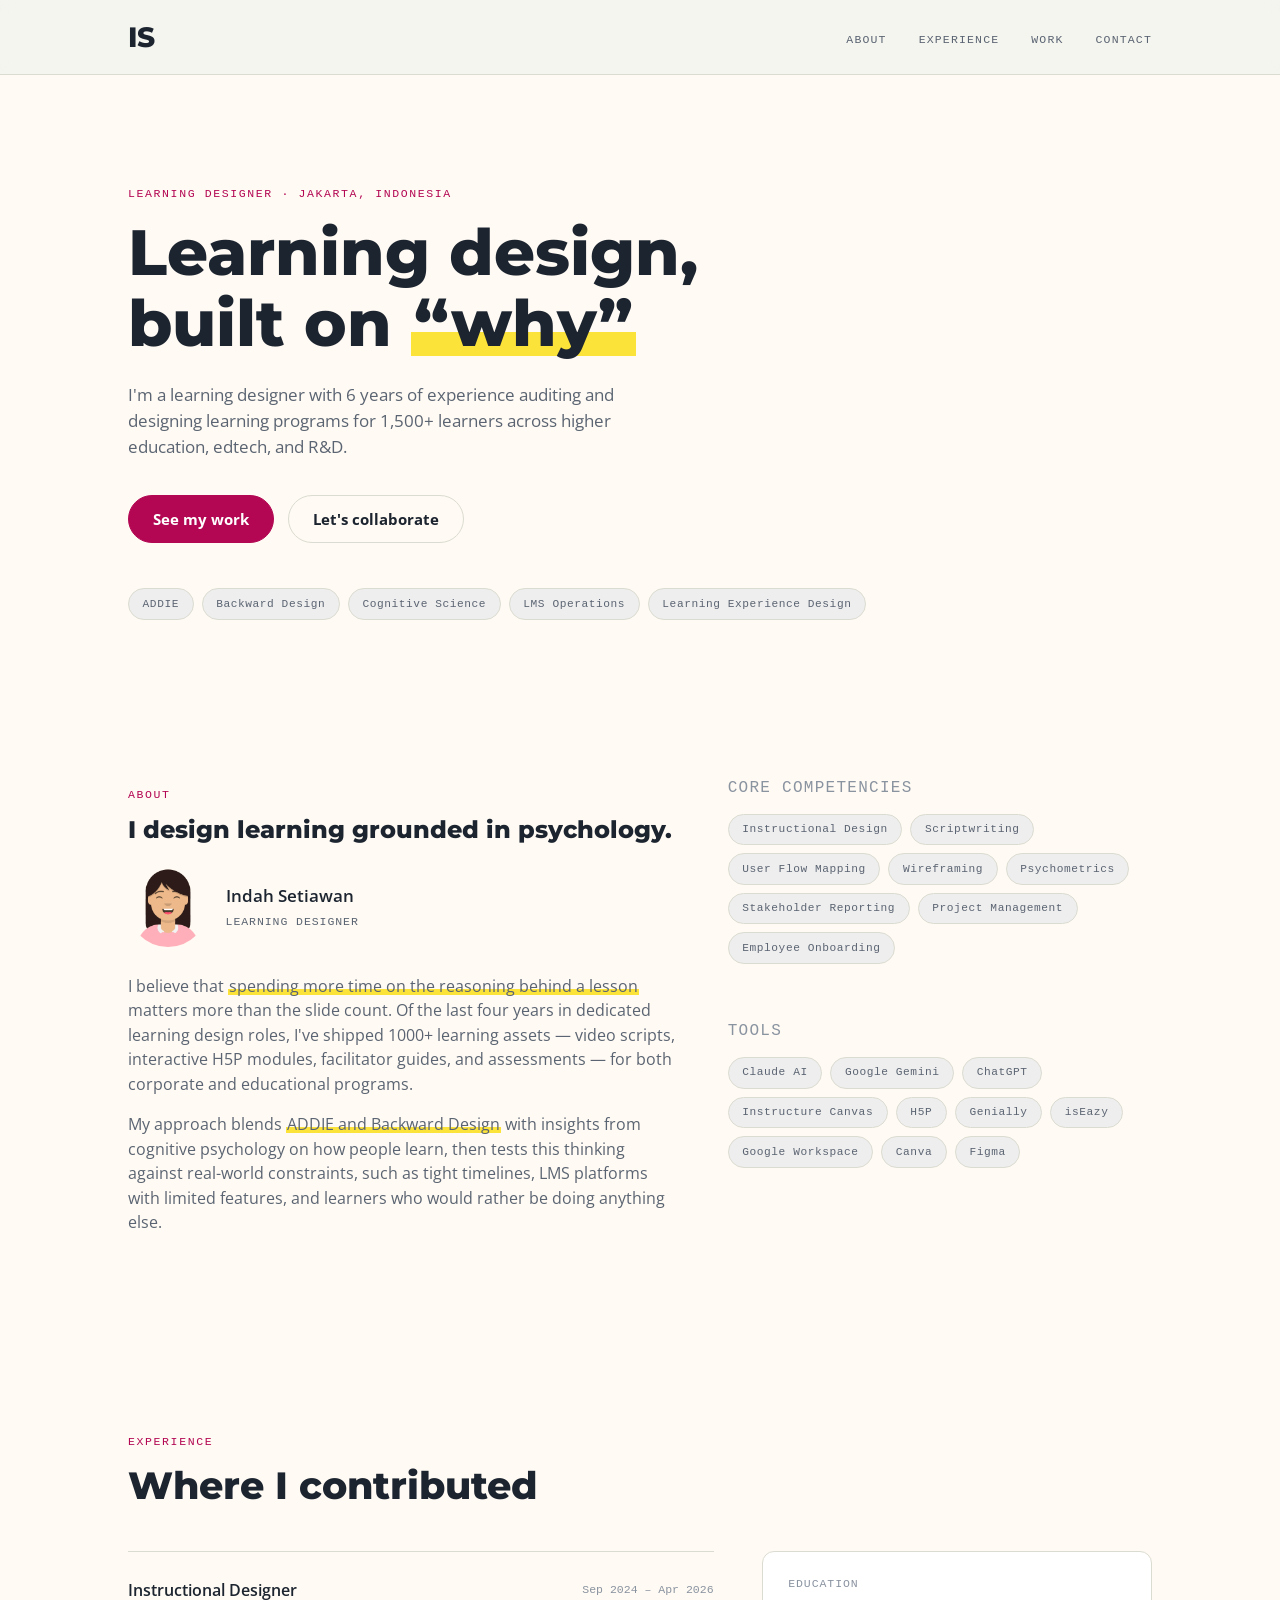
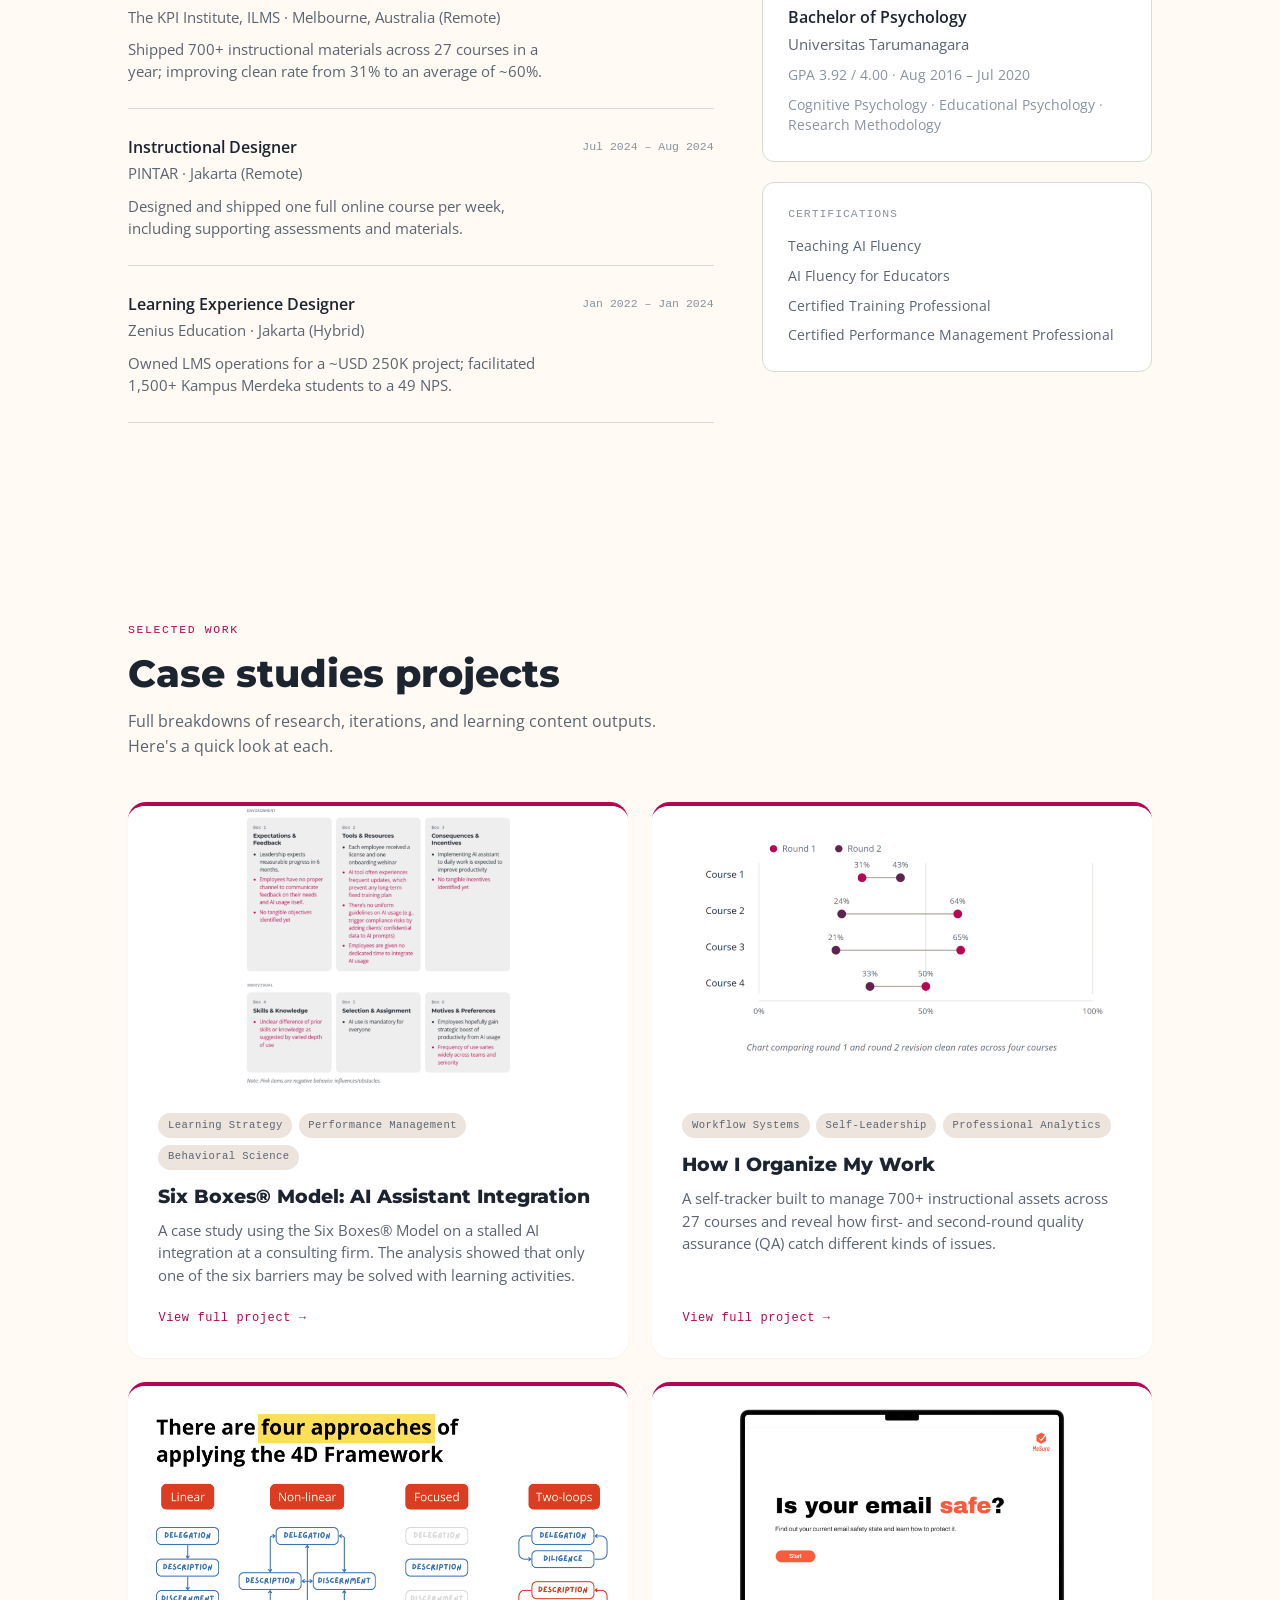
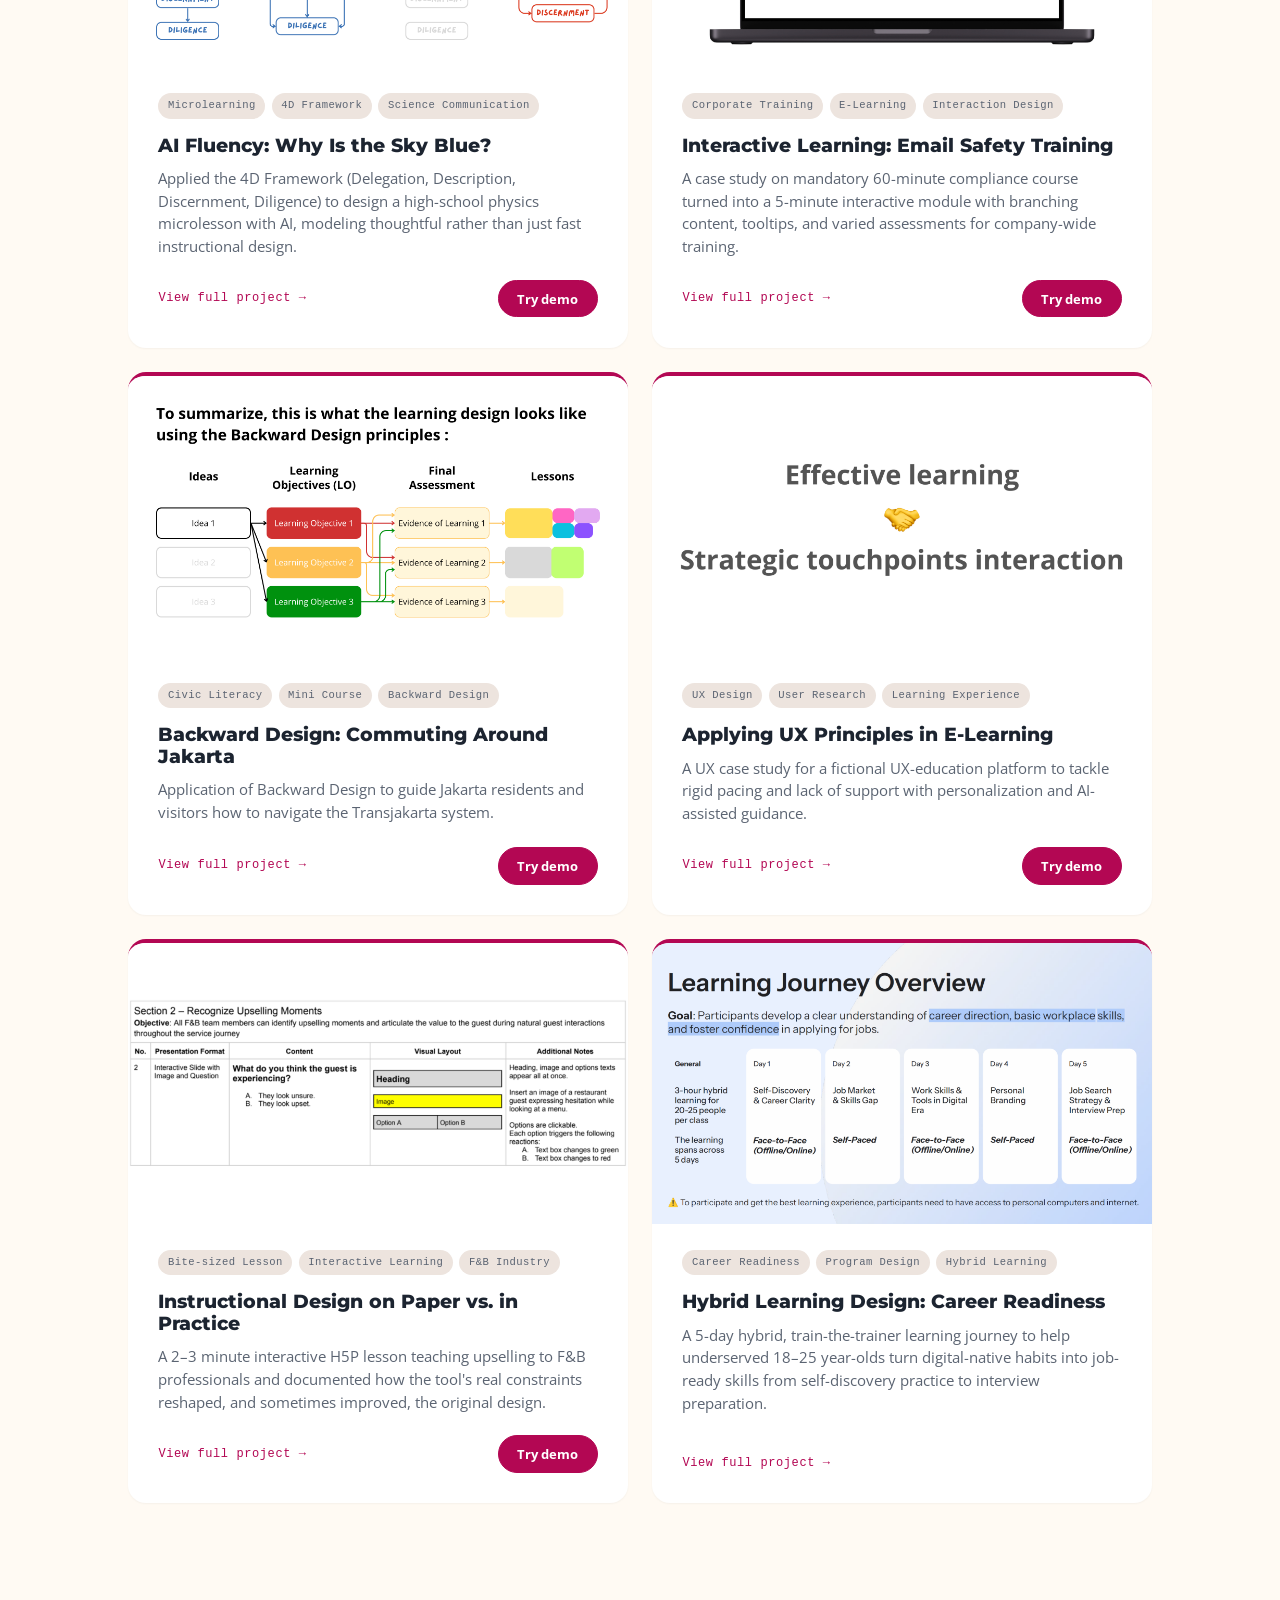
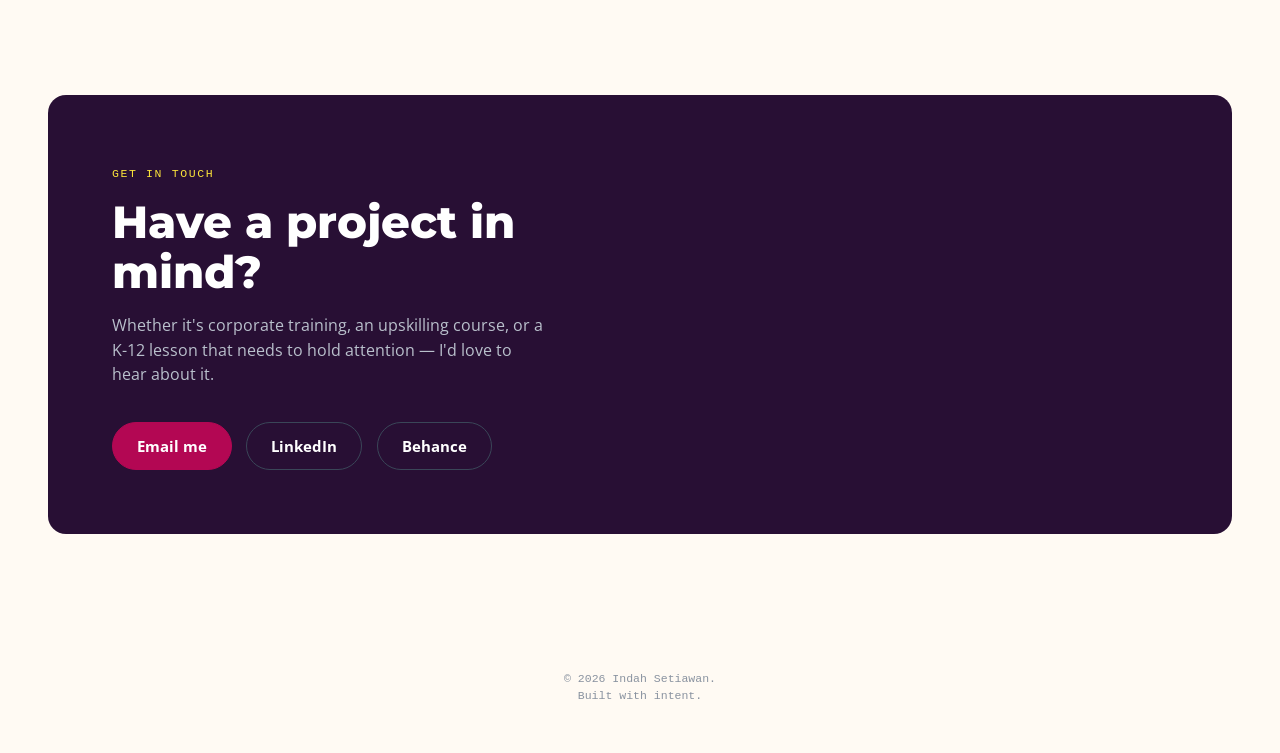
<file: index.html>
<!doctype html>
<html lang="en">
  <head>
    <!-- Google tag (gtag.js) -->
    <script async src="https://www.googletagmanager.com/gtag/js?id=G-KQJCC9LDL4"></script>
    <script>
      window.dataLayer = window.dataLayer || [];
      function gtag(){dataLayer.push(arguments);}
      gtag('js', new Date());
  
      gtag('config', 'G-KQJCC9LDL4');
    </script>
    <meta charset="UTF-8" />
    <meta name="viewport" content="width=device-width, initial-scale=1.0" />
    <title>Indah Setiawan — Learning Designer</title>
    <link rel="icon" type="image/x-icon" href="indah-avatar-circle.png" />
    <meta
      name="description"
      content="Indah Setiawan is a Jakarta-based learning designer building learning experiences rooted in cognitive psychology."
    />

    <link rel="preconnect" href="https://fonts.googleapis.com" />
    <link rel="preconnect" href="https://fonts.gstatic.com" crossorigin />
    <link
      href="https://fonts.googleapis.com/css2?family=Open+Sans:ital,wght@0,300..800;1,300..800&family=Montserrat:ital,wght@0,100..900;1,100..900&display=swap"
      rel="stylesheet"
    />

    <link rel="stylesheet" href="styles.css" />

  </head>
  <body>
    <header class="site-nav">
      <div class="nav-inner">
        <a class="nav-logo" href="#top">IS</a>
        <button
          class="nav-toggle"
          aria-label="Toggle menu"
          aria-expanded="false"
          id="navToggle"
        >
          <span></span>
        </button>
        <ul class="nav-links" id="navLinks">
          <li><a href="#about">About</a></li>
          <li><a href="#experience">Experience</a></li>
          <li><a href="#work">Work</a></li>
          <li><a href="#contact">Contact</a></li>
        </ul>
      </div>
    </header>

    <main id="top">
      <!-- HERO -->
      <section class="hero">
        <div class="wrap">
          <span class="eyebrow"
            >Learning Designer · Jakarta, Indonesia</span
          >
          <h1>Learning design, built on&nbsp;<span class="hl">“why”</span></h1>
          <p class="hero-sub">
            I'm a learning designer with 6 years of experience auditing and designing learning programs for 1,500+ learners across higher education, edtech, and R&D.
          </p>
          <div class="hero-actions">
            <a href="#work" class="btn btn-primary">See my work</a>
            <a href="#contact" class="btn btn-ghost">Let's collaborate</a>
          </div>
          <div class="hero-tags">
            <span class="pill">ADDIE</span>
            <span class="pill">Backward Design</span>
            <span class="pill">Cognitive Science</span>
            <span class="pill">LMS Operations</span>
            <span class="pill">Learning Experience Design</span>
          </div>
        </div>
      </section>

      <!-- ABOUT -->
      <section id="about">
        <div class="wrap">
          <div class="about-grid">
            <div class="reveal">
              <span class="eyebrow">About</span>
              <h2 style="margin-bottom: 1.4rem">
                I design learning grounded in psychology.
              </h2>
              <div class="about-intro">
                <img
                  src="indah-avatar.png"
                  alt="Indah Setiawan"
                  class="avatar-img"
                />
                <div>
                  <div class="about-name">Indah Setiawan</div>
                  <div class="about-role">Learning Designer</div>
                </div>
              </div>
              <div class="about-body">
                <p>
                  I believe that
                  <span class="hl"
                    >spending more time on the reasoning behind a lesson</span
                  >
                  matters more than the slide count. Of the last four years in dedicated learning design roles,
                  I've shipped 1000+ learning assets — video scripts, interactive
                  H5P modules, facilitator guides, and assessments — for both
                  corporate and educational programs.
                </p>
                <p>
                  My approach blends
                  <span class="hl">ADDIE and Backward Design</span> with
                  insights from cognitive psychology on how people learn, then
                  tests this thinking against real-world constraints, such as
                  tight timelines, LMS platforms with limited features, and
                  learners who would rather be doing anything else.
                </p>
              </div>
            </div>
            <div class="competency-grid">
              <div class="reveal competency-box">
                <h3>Core Competencies</h3>
                <div class="competency-list">
                  <span class="pill">Instructional Design</span>
                  <span class="pill">Scriptwriting</span>
                  <span class="pill">User Flow Mapping</span>
                  <span class="pill">Wireframing</span>
                  <span class="pill">Psychometrics</span>
                  <span class="pill">Stakeholder Reporting</span>
                  <span class="pill">Project Management</span>
                  <span class="pill">Employee Onboarding</span>
                </div>
              </div>
              <div class="reveal competency-box">
                <h3>Tools</h3>
                <div class="competency-list">
                  <span class="pill">Claude AI</span>
                  <span class="pill">Google Gemini</span>
                  <span class="pill">ChatGPT</span>
                  <span class="pill">Instructure Canvas</span>
                  <span class="pill">H5P</span>
                  <span class="pill">Genially</span>
                  <span class="pill">isEazy</span>
                  <span class="pill">Google Workspace</span>
                  <span class="pill">Canva</span>
                  <span class="pill">Figma</span>
                </div>
              </div>
            </div>
          </div>
        </div>
      </section>

      <!-- EXPERIENCE -->
      <section id="experience">
        <div class="wrap">
          <div class="section-head reveal">
            <span class="eyebrow">Experience</span>
            <h2>Where I contributed</h2>
          </div>
          <div class="exp-layout">
            <div class="reveal">
              <div class="exp-item">
                <div>
                  <div class="exp-role">Instructional Designer</div>
                  <div class="exp-org">
                    The KPI Institute, ILMS · Melbourne, Australia (Remote)
                  </div>
                  <p class="exp-desc">
                    Shipped 700+ instructional materials across 27 courses in a
                    year; improving clean rate from 31% to an average of ~60%.
                  </p>
                </div>
                <div class="exp-date">Sep 2024 – Apr 2026</div>
              </div>
              <div class="exp-item">
                <div>
                  <div class="exp-role">Instructional Designer</div>
                  <div class="exp-org">PINTAR · Jakarta (Remote)</div>
                  <p class="exp-desc">
                    Designed and shipped one full online course per week, including
                    supporting assessments and materials.
                  </p>
                </div>
                <div class="exp-date">Jul 2024 – Aug 2024</div>
              </div>
              <div class="exp-item">
                <div>
                  <div class="exp-role">Learning Experience Designer</div>
                  <div class="exp-org">Zenius Education · Jakarta (Hybrid)</div>
                  <p class="exp-desc">
                    Owned LMS operations for a ~USD 250K project; facilitated
                    1,500+ Kampus Merdeka students to a 49 NPS.
                  </p>
                </div>
                <div class="exp-date">Jan 2022 – Jan 2024</div>
              </div>
            </div>
            <div class="reveal">
              <div class="edu-card">
                <h3>Education</h3>
                <div class="edu-degree">Bachelor of Psychology</div>
                <div class="edu-school">Universitas Tarumanagara</div>
                <div class="edu-meta">
                  GPA 3.92 / 4.00 · Aug 2016 – Jul 2020
                </div>
                <div class="edu-meta">
                  Cognitive Psychology · Educational Psychology · Research
                  Methodology
                </div>
              </div>
              <div class="cert-card">
                <h3>Certifications</h3>
                <div class="cert-item">Teaching AI Fluency</div>
                <div class="cert-item">AI Fluency for Educators</div>
                <div class="cert-item">Certified Training Professional</div>
                <div class="cert-item">
                  Certified Performance Management Professional
                </div>
              </div>
            </div>
          </div>
        </div>
      </section>

      <!-- WORK -->
      <section id="work">
        <div class="wrap">
          <div class="section-head reveal">
            <span class="eyebrow">Selected Work</span>
            <h2>Case studies projects</h2>
            <p>
              Full breakdowns of research, iterations, and learning content outputs.<br />
              Here's a quick look at each.
            </p>
          </div>

          <div class="work-grid">
            <article
              class="work-card reveal"
              style="--card-accent: #b30753; --card-tint: #ede4de"
            >
              <div class="work-cover">
                <img
                  src="covers/six-boxes.png"
                  alt="Six Boxes cover"
                  class="work-cover-img"
                />
              </div>
              <div class="work-card-body">
                <div class="work-tags">
                  <span class="work-tag">Learning Strategy</span>
                  <span class="work-tag">Performance Management</span>
                  <span class="work-tag">Behavioral Science</span>
                </div>
                <h3 class="work-title">Six Boxes® Model: AI Assistant Integration</h3>
                <p class="work-desc">
                  A case study using the Six Boxes® Model on a stalled AI integration at a consulting firm. The analysis showed that only one of the six barriers may be solved with learning activities.
                </p>
                <a
                  class="work-link"
                  href="https://indahships.github.io/projects/webpages/six-boxes-case-study.html"
                  target="_blank"
                  rel="noopener"
                  >View full project →</a
                >
              </div>
            </article>
            <article
              class="work-card reveal"
              style="--card-accent: #b30753; --card-tint: #ede4de"
            >
              <div class="work-cover">
                <img
                  src="covers/tracker.png"
                  alt="Tracker cover"
                  class="work-cover-img"
                />
              </div>
              <div class="work-card-body">
                <div class="work-tags">
                  <span class="work-tag">Workflow Systems</span>
                  <span class="work-tag">Self-Leadership</span>
                  <span class="work-tag">Professional Analytics</span>
                </div>
                <h3 class="work-title">How I Organize My Work</h3>
                <p class="work-desc">
                  A self-tracker built to manage 700+ instructional
                  assets across 27 courses and reveal how first- and second-round quality assurance (QA)
                  catch different kinds of issues.
                </p>
                <a
                  class="work-link"
                  href="https://indahships.github.io/projects/case-study-tracker.html"
                  target="_blank"
                  rel="noopener"
                  >View full project →</a
                >
              </div>
            </article>
            <article
              class="work-card reveal"
              style="--card-accent: #b30753; --card-tint: #ede4de"
            >
              <div class="work-cover">
                <img
                  src="covers/d-framework.png"
                  alt="AI Fluency cover"
                  class="work-cover-img"
                />
              </div>
              <div class="work-card-body">
                <div class="work-tags">
                  <span class="work-tag">Microlearning</span>
                  <span class="work-tag">4D Framework</span>
                  <span class="work-tag">Science Communication</span>
                </div>
                <h3 class="work-title">
                  AI Fluency: Why Is the Sky Blue?
                </h3>
                <p class="work-desc">
                  Applied the 4D Framework (Delegation, Description,
                  Discernment, Diligence) to design a high-school physics
                  microlesson with AI, modeling thoughtful rather than just fast
                  instructional design.
                </p>
                <div class="work-actions">
                  <a
                    class="work-link"
                    href="https://indahships.github.io/projects/webpages/teaching-ai-fluency.html"
                    target="_blank"
                    rel="noopener"
                    >View full project →</a
                  >
                  <button
                    type="button"
                    class="btn btn-demo"
                    data-demo-trigger
                    data-demo-src="https://app.lumi.education/run/2U8qcI"
                    data-demo-title="AI Fluency — Wavelength"
                  >
                    Try demo
                  </button>
                </div>
              </div>
            </article>

            <article
              class="work-card reveal"
              style="--card-accent: #b30753; --card-tint: #ede4de"
            >
              <div class="work-cover">
                <img
                  src="covers/compliance.png"
                  alt="MeSure cover"
                  class="work-cover-img"
                />
              </div>
              <div class="work-card-body">
                <div class="work-tags">
                  <span class="work-tag">Corporate Training</span>
                  <span class="work-tag">E-Learning</span>
                  <span class="work-tag">Interaction Design</span>
                </div>
                <h3 class="work-title">
                  Interactive Learning: Email Safety Training
                </h3>
                <p class="work-desc">
                  A case study on mandatory 60-minute compliance course turned into a
                  5-minute interactive module with branching content, tooltips, and varied
                  assessments for company-wide training.
                </p>
                <div class="work-actions">
                  <a
                    class="work-link"
                    href="https://indahships.github.io/projects/webpages/compliance-training.html"
                    target="_blank"
                    rel="noopener"
                    >View full project →</a
                  >
                  <button
                    type="button"
                    class="btn btn-demo"
                    data-demo-trigger
                    data-demo-src="https://view.genially.com/66b09b4573d38274cf7b57d0"
                    data-demo-title="MeSure — Is Your Email Safe?"
                  >
                    Try demo
                  </button>
                </div>
              </div>
            </article>

            <article
              class="work-card reveal"
              style="--card-accent: #b30753; --card-tint: #ede4de"
            >
              <div class="work-cover">
                <img
                  src="covers/backward-design.png"
                  alt="Commuting Around Jakarta cover"
                  class="work-cover-img"
                />
              </div>
              <div class="work-card-body">
                <div class="work-tags">
                  <span class="work-tag">Civic Literacy</span>
                  <span class="work-tag">Mini Course</span>
                  <span class="work-tag">Backward Design</span>
                </div>
                <h3 class="work-title">
                  Backward Design: Commuting Around Jakarta
                </h3>
                <p class="work-desc">
                  Application of Backward Design to guide Jakarta residents and visitors how to
                  navigate the Transjakarta system.
                </p>
                <div class="work-actions">
                  <a
                    class="work-link"
                    href="https://indahships.github.io/projects/webpages/backward-design-commuting-around-jakarta.html"
                    target="_blank"
                    rel="noopener"
                    >View full project →</a
                  >
                  <button
                    type="button"
                    class="btn btn-demo"
                    data-demo-trigger
                    data-demo-src="https://iseazy.com/dl/7e3be00f979c4da29bfb2c237c9ab7da"
                    data-demo-title="Backward Design: Commuting around Jakarta"
                  >
                    Try demo
                  </button>
                </div>
              </div>
            </article>

            <article
              class="work-card reveal"
              style="--card-accent: #b30753; --card-tint: #ede4de"
            >
              <div class="work-cover">
                <img
                  src="covers/ux.png"
                  alt="Wisze UX case study cover"
                  class="work-cover-img"
                />
              </div>
              <div class="work-card-body">
                <div class="work-tags">
                  <span class="work-tag">UX Design</span>
                  <span class="work-tag">User Research</span>
                  <span class="work-tag">Learning Experience</span>
                </div>
                <h3 class="work-title">Applying UX Principles in E-Learning</h3>
                <p class="work-desc">
                  A UX case study for a fictional UX-education platform to tackle
                  rigid pacing and lack of support with personalization and
                  AI-assisted guidance.
                </p>
                <div class="work-actions">
                  <a
                    class="work-link"
                    href="https://www.behance.net/gallery/200217041/Wisze-UX-Case-Study-e-Learning-App"
                    target="_blank"
                    rel="noopener"
                    >View full project →</a
                  >
                  <button
                    type="button"
                    class="btn btn-demo"
                    data-demo-trigger
                    data-demo-src="https://www.figma.com/embed?embed_host=share&amp;url=https%3A%2F%2Fwww.figma.com%2Fproto%2FXlKGM3euXHa0H8CXDAhszw%2FIndah's-Portfolio%3Fpage-id%3D186%253A401%26node-id%3D186-402%26viewport%3D398%252C316%252C0.08%26t%3DwE65qrUuLQro2a2x-1%26scaling%3Dmin-zoom%26content-scaling%3Dfixed%26starting-point-node-id%3D186%253A402"
                    data-demo-title="Wisze — Prototype"
                  >
                    Try demo
                  </button>
                </div>
              </div>
            </article>

            <article
              class="work-card reveal"
              style="--card-accent: #b30753; --card-tint: #ede4de"
            >
              <div class="work-cover">
                <img
                  src="covers/upselling.png"
                  alt="What Is Upselling cover"
                  class="work-cover-img"
                />
              </div>
              <div class="work-card-body">
                <div class="work-tags">
                  <span class="work-tag">Bite-sized Lesson</span>
                  <span class="work-tag">Interactive Learning</span>
                  <span class="work-tag">F&amp;B Industry</span>
                </div>
                <h3 class="work-title">
                  Instructional Design on Paper vs. in Practice
                </h3>
                <p class="work-desc">
                  A 2–3 minute interactive H5P lesson teaching upselling
                  to F&amp;B professionals and documented how the tool's real
                  constraints reshaped, and sometimes improved, the original
                  design.
                </p>
                <div class="work-actions">
                  <a
                    class="work-link"
                    href="https://indahships.github.io/projects/webpages/what-is-upselling.html"
                    target="_blank"
                    rel="noopener"
                    >View full project →</a
                  >
                  <button
                    type="button"
                    class="btn btn-demo"
                    data-demo-trigger
                    data-demo-src="https://app.lumi.education/run/vON81U"
                    data-demo-title="What is Upselling?"
                  >
                    Try demo
                  </button>
                </div>
              </div>
            </article>

            <article
              class="work-card reveal"
              style="--card-accent: #b30753; --card-tint: #ede4de"
            >
              <div class="work-cover">
                <img
                  src="covers/ready-to-work.png"
                  alt="First Steps cover"
                  class="work-cover-img"
                />
              </div>
              <div class="work-card-body">
                <div class="work-tags">
                  <span class="work-tag">Career Readiness</span>
                  <span class="work-tag">Program Design</span>
                  <span class="work-tag">Hybrid Learning</span>
                </div>
                <h3 class="work-title">
                  Hybrid Learning Design: Career Readiness
                </h3>
                <p class="work-desc">
                  A 5-day hybrid, train-the-trainer learning journey to help underserved
                  18–25 year-olds turn digital-native habits into job-ready
                  skills from self-discovery practice to interview preparation.
                </p>
                <a
                  class="work-link"
                  href="https://www.behance.net/gallery/247401305/Work-Readiness-Learning-Design-Upskilling-Workshop"
                  target="_blank"
                  rel="noopener"
                  >View full project →</a
                >
              </div>
            </article>
          </div>
        </div>
      </section>

      <!-- CONTACT -->
      <section id="contact">
        <div class="contact-section reveal">
          <span class="eyebrow">Get in Touch</span>
          <h2>Have a project in mind?</h2>
          <p>
            Whether it's corporate training, an upskilling course, or a K-12
            lesson that needs to hold attention — I'd love to hear about it.
          </p>
          <div class="contact-links">
            <a
              class="btn btn-primary"
              href="mailto:helloindahsetiawan@gmail.com"
              >Email me</a
            >
            <a
              class="btn btn-ghost"
              href="https://www.linkedin.com/in/indah-setiawan"
              target="_blank"
              rel="noopener"
              >LinkedIn</a
            >
            <a
              class="btn btn-ghost"
              href="https://www.behance.net/indah-setiawan"
              target="_blank"
              rel="noopener"
              >Behance</a
            >
          </div>
        </div>
      </section>
    </main>

    <!-- Demo popup modal -->
    <div class="modal-overlay" id="demoModal">
      <div
        class="modal-box"
        role="dialog"
        aria-modal="true"
        aria-labelledby="demoModalTitle"
      >
        <div class="modal-header">
          <span class="modal-title" id="demoModalTitle">Try the Lesson</span>
          <button
            type="button"
            class="modal-close"
            id="demoModalClose"
            aria-label="Close"
          >
            ✕
          </button>
        </div>
        <div class="modal-body">
          <iframe
            id="demoModalFrame"
            src=""
            title="Interactive lesson demo"
            allow="fullscreen"
            allowfullscreen
            loading="lazy"
          ></iframe>
        </div>
        <div class="modal-footer">
          <button
            type="button"
            class="modal-return"
            id="demoModalReturn"
          >
            ↩ Return to page
          </button>
        </div>
      </div>
    </div>

    <footer>© 2026 Indah Setiawan.<br />Built with intent.</footer>

    <script>
      // Mobile nav toggle
      const navToggle = document.getElementById("navToggle");
      const navLinks = document.getElementById("navLinks");
      navToggle.addEventListener("click", () => {
        const isOpen = navLinks.classList.toggle("open");
        navToggle.setAttribute("aria-expanded", isOpen);
      });
      navLinks.querySelectorAll("a").forEach((link) => {
        link.addEventListener("click", () => {
          navLinks.classList.remove("open");
          navToggle.setAttribute("aria-expanded", "false");
        });
      });

      // Scroll reveal
      const prefersReduced = window.matchMedia(
        "(prefers-reduced-motion: reduce)",
      ).matches;
      const revealEls = document.querySelectorAll(".reveal");
      if (prefersReduced) {
        revealEls.forEach((el) => el.classList.add("is-visible"));
      } else if ("IntersectionObserver" in window) {
        const observer = new IntersectionObserver(
          (entries) => {
            entries.forEach((entry) => {
              if (entry.isIntersecting) {
                entry.target.classList.add("is-visible");
                observer.unobserve(entry.target);
              }
            });
          },
          { threshold: 0.12 },
        );
        revealEls.forEach((el) => observer.observe(el));
      } else {
        revealEls.forEach((el) => el.classList.add("is-visible"));
      }

      // Demo popup modal
      const demoModal = document.getElementById("demoModal");
      const demoFrame = document.getElementById("demoModalFrame");
      const demoTitle = document.getElementById("demoModalTitle");
      const demoClose = document.getElementById("demoModalClose");
      const demoReturn = document.getElementById("demoModalReturn");
      let lastTrigger = null;

      function openDemo(trigger) {
        lastTrigger = trigger;
        const src = trigger.getAttribute("data-demo-src");
        const title =
          trigger.getAttribute("data-demo-title") || "Try the Lesson";
        demoFrame.src = src;
        demoTitle.textContent = title;
        demoModal.classList.add("is-open");
        document.body.style.overflow = "hidden";
        demoClose.focus();
      }

      function closeDemo() {
        demoModal.classList.remove("is-open");
        demoFrame.src = ""; // stop playback/audio when closed
        document.body.style.overflow = "";
        if (lastTrigger) lastTrigger.focus();
      }

      document.querySelectorAll("[data-demo-trigger]").forEach((btn) => {
        btn.addEventListener("click", () => openDemo(btn));
      });
      demoClose.addEventListener("click", closeDemo);
      demoReturn.addEventListener("click", closeDemo);
      demoModal.addEventListener("click", (e) => {
        if (e.target === demoModal) closeDemo();
      });
      document.addEventListener("keydown", (e) => {
        if (e.key === "Escape" && demoModal.classList.contains("is-open")) {
          closeDemo();
        }
      });
    </script>
  </body>
</html>
</file>
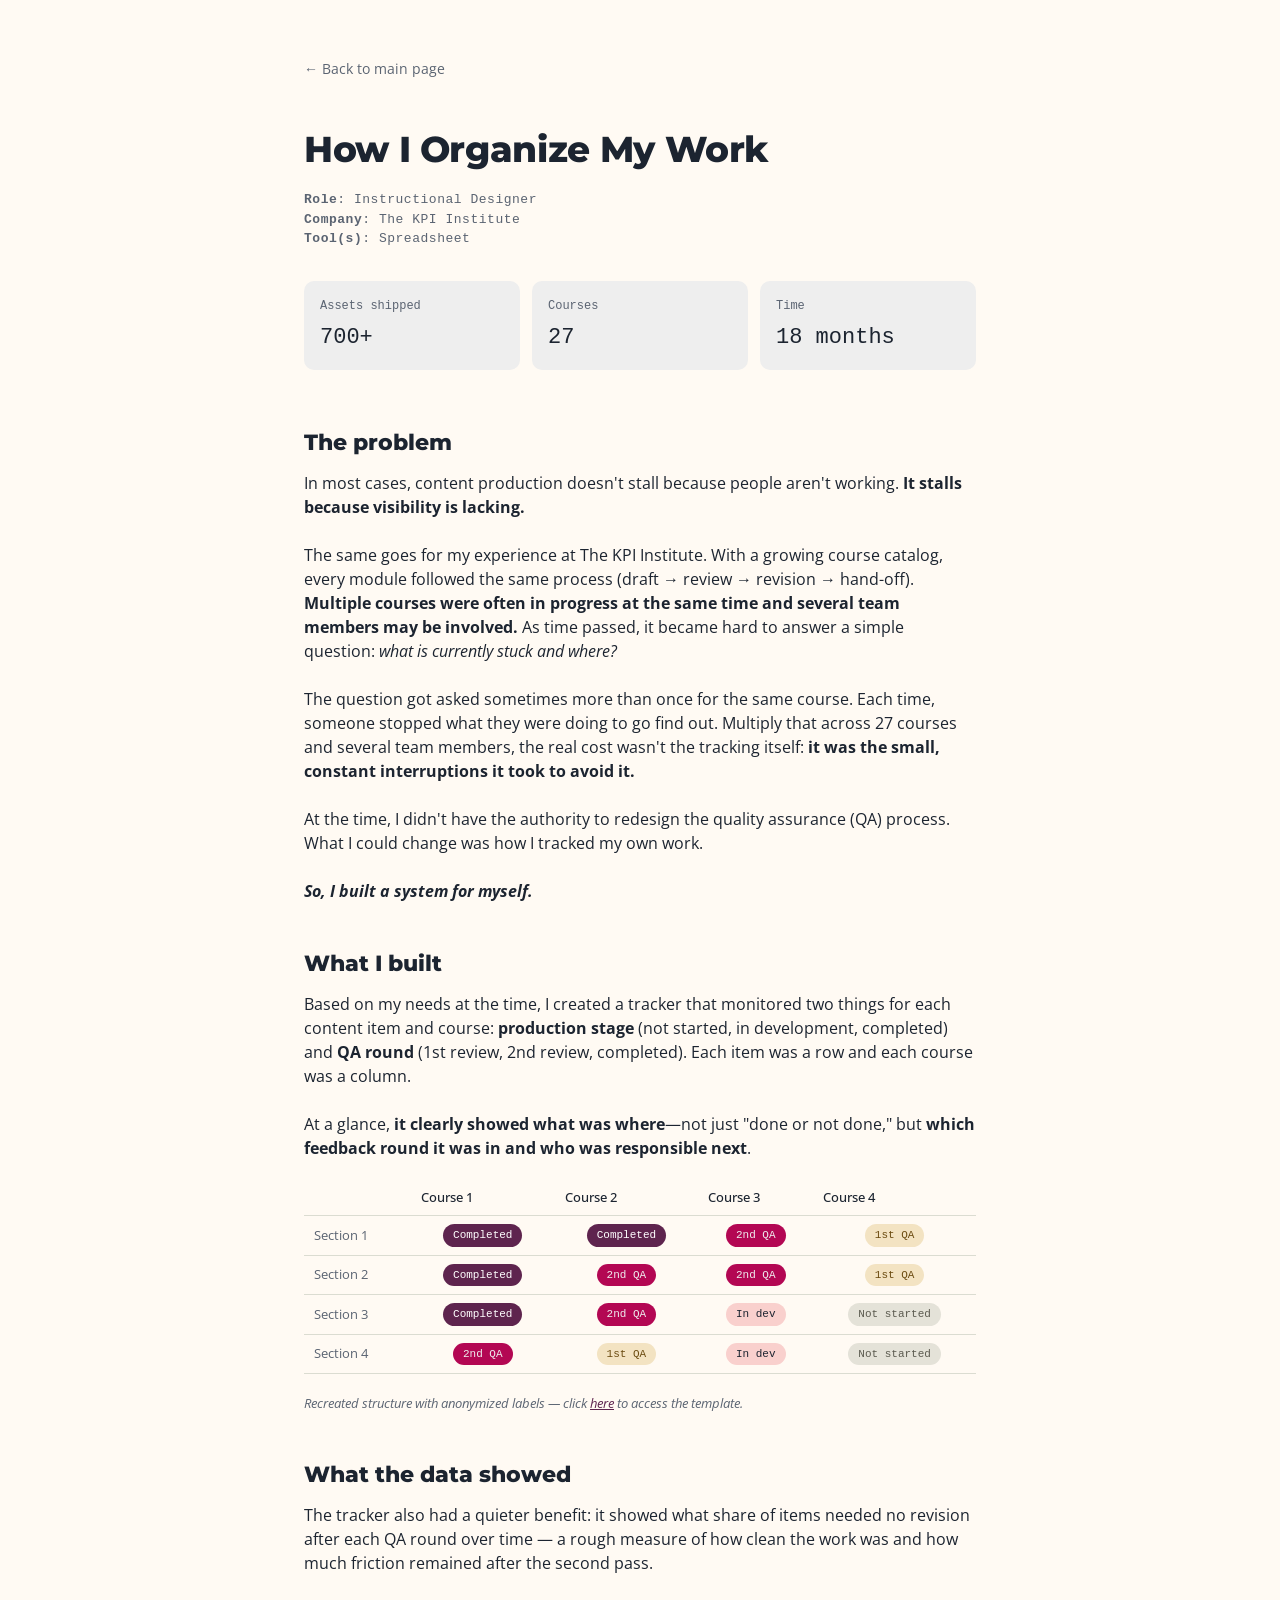
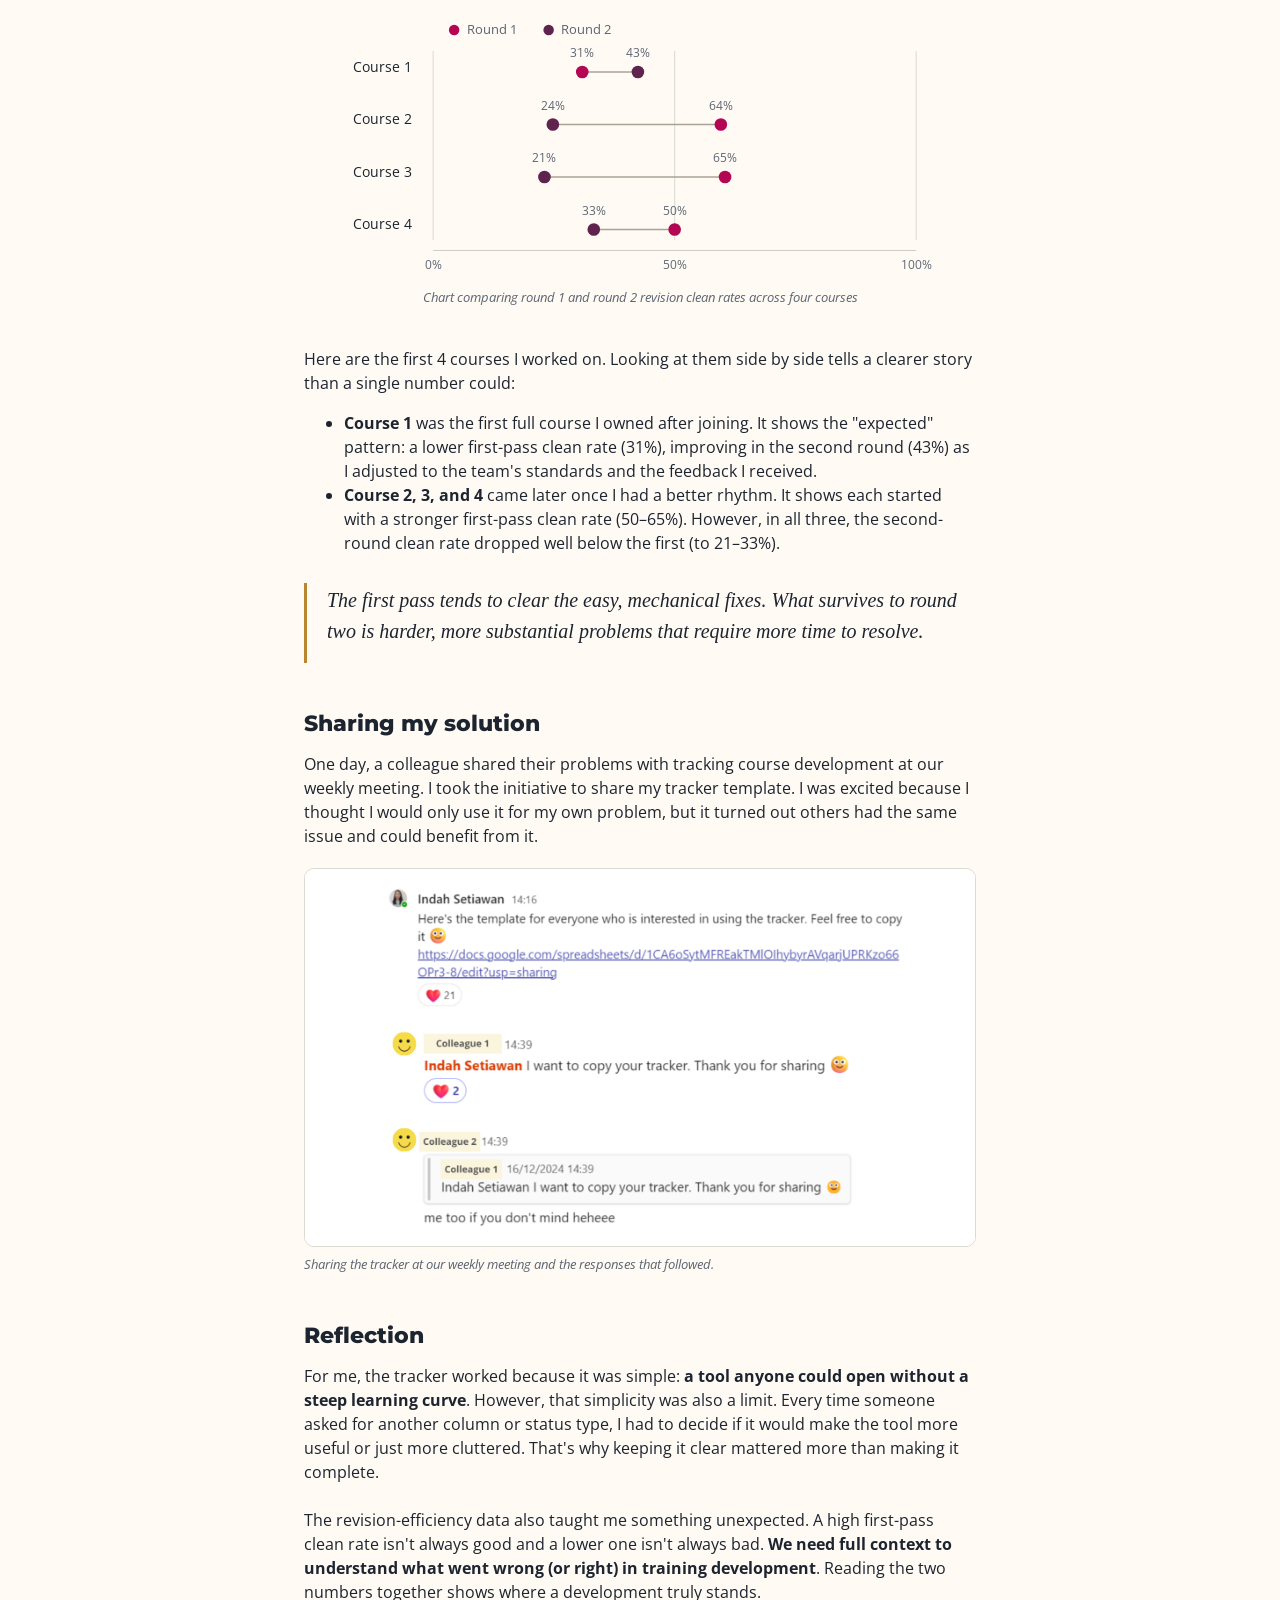
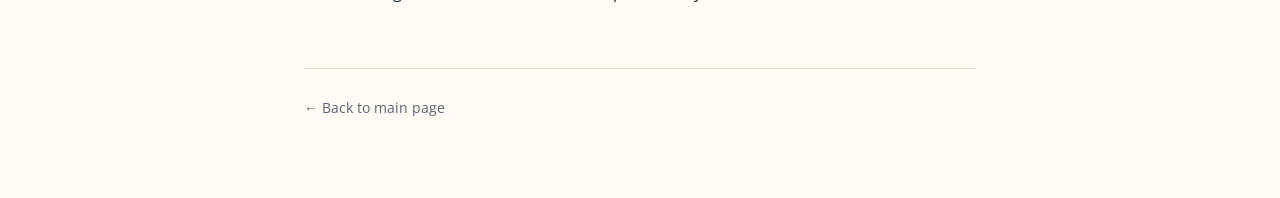
<file: case-study-tracker.html>
<!doctype html>
<html lang="en">
  <head>
    <!-- Google tag (gtag.js) -->
    <script async src="https://www.googletagmanager.com/gtag/js?id=G-KQJCC9LDL4"></script>
    <script>
      window.dataLayer = window.dataLayer || [];
      function gtag(){dataLayer.push(arguments);}
      gtag('js', new Date());
    
      gtag('config', 'G-KQJCC9LDL4');
    </script>
    <meta charset="UTF-8" />
    <meta name="viewport" content="width=device-width, initial-scale=1.0" />
    <title>How I Organize My Work</title>
    <link rel="icon" type="image/x-icon" href="indah-avatar-circle.png" />
    <link rel="preconnect" href="https://fonts.googleapis.com" />
    <link rel="preconnect" href="https://fonts.gstatic.com" crossorigin />
    <link
      href="https://fonts.googleapis.com/css2?family=Open+Sans:ital,wght@0,300..800;1,300..800&family=Montserrat:ital,wght@0,100..900;1,100..900&display=swap"
      rel="stylesheet"
    />
    <style>
      :root {
        --paper: #fffaf3;
        --ink: #1c2430;
        --muted: #5b6472;
        --hairline: #dbdcd1;
        --card: #eeeeee;
        --teal: #5e244e;
        --teal-light: #f9d0cd;
        --teal-mid: #b30753;
        --teal-dark-text: #eeeeee;
        --gold: #b8862e;
        --gold-light: #f3e3c2;
        --gold-text: #6b4b10;
        --gray-light: #e4e2d8;
        --gray-text: #5b5a4f;
      }
      * {
        box-sizing: border-box;
      }
      html {
        scroll-behavior: smooth;
      }
      @media (prefers-reduced-motion: reduce) {
        html {
          scroll-behavior: auto;
        }
        * {
          animation-duration: 0.001ms !important;
          transition-duration: 0.001ms !important;
        }
      }
      body {
        margin: 0;
        background: var(--paper);
        color: var(--ink);
        font-family:
          "Open Sans",
          -apple-system,
          BlinkMacSystemFont,
          sans-serif;
        line-height: 1.5;
        -webkit-font-smoothing: antialiased;
      }
      .wrap {
        max-width: 720px;
        margin: 0 auto;
        padding: 56px 24px 80px;
      }
      a {
        color: var(--teal);
      }
      .back-link {
        display: inline-flex;
        align-items: center;
        gap: 6px;
        font-size: 14px;
        color: var(--muted);
        text-decoration: none;
        margin-bottom: 40px;
      }
      .back-link:hover {
        color: var(--teal);
      }
      h1 {
        font-family: "Montserrat", Arial, Helvetica, sans-serif;
        font-weight: 800;
        font-size: 36px;
        line-height: 1.7;
        margin: 0 0 10px;
        letter-spacing: -0.01em;
      }
      .meta {
        font-family: "IBM Plex Mono", monospace;
        font-size: 13px;
        color: var(--muted);
        margin: 0 0 32px;
        letter-spacing: 0.04em;
      }

      .stats {
        display: grid;
        grid-template-columns: repeat(3, 1fr);
        gap: 12px;
        margin-bottom: 56px;
      }
      .stat {
        background: var(--card);
        border-radius: 10px;
        padding: 16px;
      }
      .stat .label {
        font-size: 12px;
        font-family: "IBM Plex Mono", monospace;
        color: var(--muted);
        margin: 0 0 6px;
      }
      .stat .value {
        font-family: "IBM Plex Mono", monospace;
        font-size: 22px;
        font-weight: 500;
        margin: 0;
      }
      section {
        margin-bottom: 44px;
      }

      h2 {
        font-family: "Montserrat", Arial, Helvetica, sans-serif;
        font-weight: 800;
        font-size: 22px;
        margin: 0 0 12px;
      }
      p {
        font-size: 16px;
        color: var(--ink);
        margin: 0 0 14px;
      }
      p.lede {
        color: var(--muted);
      }
      .placeholder-note {
        font-size: 13px;
        color: var(--muted);
        font-style: italic;
        margin-top: 6px;
      }

      /* story image */
      .story-image {
        margin: 20px 0 8px;
      }
      .story-image img {
        display: block;
        width: 100%;
        height: auto;
        border-radius: 10px;
        border: 0.5px solid var(--hairline);
      }
      .story-image figcaption {
        font-size: 13px;
        color: var(--muted);
        font-style: italic;
        margin-top: 8px;
      }

      /* tracker table */
      table {
        width: 100%;
        border-collapse: collapse;
        font-size: 13px;
        margin: 20px 0;
      }
      th,
      td {
        padding: 8px 10px;
        text-align: center;
        border-bottom: 0.5px solid var(--hairline);
      }
      th {
        font-weight: 500;
        text-align: left;
      }
      td:first-child,
      th:first-child {
        text-align: left;
        color: var(--muted);
      }
      .pill {
        display: inline-block;
        font-size: 11px;
        font-weight: 500;
        padding: 3px 10px;
        border-radius: 999px;
        font-family: "IBM Plex Mono", monospace;
      }
      .pill.notstarted {
        background: var(--gray-light);
        color: var(--gray-text);
      }
      .pill.dev {
        background: var(--teal-light);
        color: var(--teal-text);
      }
      .pill.qa1 {
        background: var(--gold-light);
        color: var(--gold-text);
      }
      .pill.qa2 {
        background: var(--teal-mid);
        color: var(--teal-dark-text);
      }
      .pill.done {
        background: var(--teal);
        color: #fff;
      }

      blockquote {
        border-left: 3px solid var(--gold);
        border-radius: 0;
        margin: 28px 0;
        padding: 2px 0 2px 20px;
      }
      blockquote p {
        font-family: "Source Serif 4", serif;
        font-style: italic;
        font-size: 20px;
        line-height: 1.55;
        color: var(--ink);
      }

      .footer-nav {
        margin-top: 64px;
        padding-top: 28px;
        border-top: 0.5px solid var(--hairline);
        display: flex;
        justify-content: space-between;
        gap: 16px;
        flex-wrap: wrap;
      }
      .footer-nav a {
        font-size: 14px;
        text-decoration: none;
        color: var(--muted);
      }
      .footer-nav a:hover {
        color: var(--teal);
      }
      .footer-nav .next {
        text-align: right;
      }

      @media (max-width: 560px) {
        .stats {
          grid-template-columns: 1fr;
        }
        h1 {
          font-size: 28px;
        }
        table {
          font-size: 11px;
        }
        .footer-nav {
          flex-direction: column;
        }
        .footer-nav .next {
          text-align: left;
        }
      }
    </style>
  </head>
  <body>
    <div class="wrap">
      <a class="back-link" href="https://indahships.github.io/projects/">&larr; Back to main page</a>

      <h1>How I Organize My Work</h1>
      <p class="meta">
        <strong>Role</strong>: Instructional Designer </br>
        <strong>Company</strong>: The KPI Institute </br>
        <strong>Tool(s)</strong>: Spreadsheet
      </p>

      <div class="stats">
        <div class="stat">
          <p class="label">Assets shipped</p>
          <p class="value">700+</p>
        </div>
        <div class="stat">
          <p class="label">Courses</p>
          <p class="value">27</p>
        </div>
        <div class="stat">
          <p class="label">Time</p>
          <p class="value">18 months</p>
        </div>
      </div>

      <section id="problem">
        <h2>The problem</h2>
        <p>
          In most cases, content production doesn't stall because people aren't working. <strong>It stalls because visibility is lacking.</strong> 
          </br>
          </br>
          The same goes for my experience at The KPI Institute. With a growing course catalog, every module followed the same process (draft → review → revision → hand-off). <strong>Multiple courses were often in progress at the same time and several team members may be involved.</strong> As time passed, it became hard to answer a simple question: <em>what is currently stuck and where?</em>
          </br>
          </br>
          The question got asked sometimes more than once for the same course. Each time, someone stopped what they were doing to go find out. Multiply that across 27 courses and several team members, the real cost wasn't the tracking itself: <strong>it was the small, constant interruptions it took to avoid it.</strong>
          </br>
          </br>
          At the time, I didn't have the authority to redesign the quality assurance (QA) process. What I could change was how I tracked my own work.
          </br>
          </br>
          <strong><em>So, I built a system for myself.</em></strong>
        </p>
      </section>

      <section id="built">
        <h2>What I built</h2>
        <p>
          Based on my needs at the time, I created a tracker that monitored two things for each content item and course: <strong>production stage</strong> (not started, in development, completed) and <strong>QA round</strong> (1st review, 2nd review, completed). Each item was a row and each course was a column.</br></br>

          At a glance, <strong>it clearly showed what was where</strong>—not just "done or not done," but <strong>which feedback round it was in and who was responsible next</strong>.
        </p>
        <table>
          <tr>
            <th></th>
            <th>Course 1</th>
            <th>Course 2</th>
            <th>Course 3</th>
            <th>Course 4</th>
          </tr>
          <tr>
            <td>Section 1</td>
            <td><span class="pill done">Completed</span></td>
            <td><span class="pill done">Completed</span></td>
            <td><span class="pill qa2">2nd QA</span></td>
            <td><span class="pill qa1">1st QA</span></td>
          </tr>
          <tr>
            <td>Section 2</td>
            <td><span class="pill done">Completed</span></td>
            <td><span class="pill qa2">2nd QA</span></td>
            <td><span class="pill qa2">2nd QA</span></td>
            <td><span class="pill qa1">1st QA</span></td>
          </tr>
          <tr>
            <td>Section 3</td>
            <td><span class="pill done">Completed</span></td>
            <td><span class="pill qa2">2nd QA</span></td>
            <td><span class="pill dev">In dev</span></td>
            <td><span class="pill notstarted">Not started</span></td>
          </tr>
          <tr>
            <td>Section 4</td>
            <td><span class="pill qa2">2nd QA</span></td>
            <td><span class="pill qa1">1st QA</span></td>
            <td><span class="pill dev">In dev</span></td>
            <td><span class="pill notstarted">Not started</span></td>
          </tr>
        </table>
        <p class="placeholder-note">
          Recreated structure with anonymized labels &mdash; click <a href="https://docs.google.com/spreadsheets/d/1pS5pLEZoH9OYecN1W7RIqplGRNHCY77l/edit?usp=sharing&ouid=106305450758087196149&rtpof=true&sd=true" target="_blank" rel="noopener">here</a> to access the template.
        </p>
      </section>

      <section id="data">
        <h2>What the data showed</h2>
        <p>
          The tracker also had a quieter benefit: it showed what share of items needed no revision after each QA round over time — a rough measure of how clean the work was and how much friction remained after the second pass.
        </p>
        <svg
          viewBox="27 0 640 260"
          style="width: 100%; height: auto; margin: 20px 0;"
          role="img"
          aria-label="Chart comparing round 1 and round 2 revision clean rates across four courses"
        >
          <line
            x1="150"
            y1="40"
            x2="150"
            y2="220"
            stroke="#dbdcd1"
            stroke-width="1"
          />
          <line
            x1="380"
            y1="40"
            x2="380"
            y2="220"
            stroke="#dbdcd1"
            stroke-width="1"
          />
          <line
            x1="610"
            y1="40"
            x2="610"
            y2="220"
            stroke="#dbdcd1"
            stroke-width="1"
          />

          <text
            x="130"
            y="60"
            text-anchor="end"
            font-family="Open Sans", sans-serif
            font-size="13"
            fill="#1c2430"
          >
            Course 1
          </text>
          <line
            x1="292"
            y1="60"
            x2="345"
            y2="60"
            stroke="#A9A296"
            stroke-width="1.5"
          />
          <circle cx="292" cy="60" r="6" fill="#b30753" />
          <circle cx="345" cy="60" r="6" fill="#5e244e" />
          <text
            x="292"
            y="46"
            text-anchor="middle"
            font-family="Open Sans", sans-serif
            font-size="11"
            fill="#5b6472"
          >
            31%
          </text>
          <text
            x="345"
            y="46"
            text-anchor="middle"
            font-family="Open Sans", sans-serif
            font-size="11"
            fill="#5b6472"
          >
            43%
          </text>

          <text
            x="130"
            y="110"
            text-anchor="end"
            font-family="Open Sans", sans-serif
            font-size="13"
            fill="#1c2430"
          >
            Course 2
          </text>
          <line
            x1="264"
            y1="110"
            x2="424"
            y2="110"
            stroke="#A9A296"
            stroke-width="1.5"
          />
          <circle cx="424" cy="110" r="6" fill="#b30753" />
          <circle cx="264" cy="110" r="6" fill="#5e244e" />
          <text
            x="424"
            y="96"
            text-anchor="middle"
            font-family="Open Sans", sans-serif
            font-size="11"
            fill="#5b6472"
          >
            64%
          </text>
          <text
            x="264"
            y="96"
            text-anchor="middle"
            font-family="Open Sans", sans-serif
            font-size="11"
            fill="#5b6472"
          >
            24%
          </text>

          <text
            x="130"
            y="160"
            text-anchor="end"
            font-family="Open Sans", sans-serif
            font-size="13"
            fill="#1c2430"
          >
            Course 3
          </text>
          <line
            x1="256"
            y1="160"
            x2="428"
            y2="160"
            stroke="#A9A296"
            stroke-width="1.5"
          />
          <circle cx="428" cy="160" r="6" fill="#b30753" />
          <circle cx="256" cy="160" r="6" fill="#5e244e" />
          <text
            x="428"
            y="146"
            text-anchor="middle"
            font-family="Open Sans", sans-serif
            font-size="11"
            fill="#5b6472"
          >
            65%
          </text>
          <text
            x="256"
            y="146"
            text-anchor="middle"
            font-family="Open Sans", sans-serif
            font-size="11"
            fill="#5b6472"
          >
            21%
          </text>

          <text
            x="130"
            y="210"
            text-anchor="end"
            font-family="Open Sans", sans-serif
            font-size="13"
            fill="#1c2430"
          >
            Course 4
          </text>
          <line
            x1="303"
            y1="210"
            x2="380"
            y2="210"
            stroke="#A9A296"
            stroke-width="1.5"
          />
          <circle cx="380" cy="210" r="6" fill="#b30753" />
          <circle cx="303" cy="210" r="6" fill="#5e244e" />
          <text
            x="380"
            y="196"
            text-anchor="middle"
            font-family="Open Sans", sans-serif
            font-size="11"
            fill="#5b6472"
          >
            50%
          </text>
          <text
            x="303"
            y="196"
            text-anchor="middle"
            font-family="Open Sans", sans-serif
            font-size="11"
            fill="#5b6472"
          >
            33%
          </text>

          <line
            x1="150"
            y1="230"
            x2="610"
            y2="230"
            stroke="#A9A296"
            stroke-width="0.5"
          />
          <text
            x="150"
            y="248"
            text-anchor="middle"
            font-family="Open Sans", sans-serif
            font-size="11"
            fill="#5b6472"
          >
            0%
          </text>
          <text
            x="380"
            y="248"
            text-anchor="middle"
            font-family="Open Sans", sans-serif
            font-size="11"
            fill="#5b6472"
          >
            50%
          </text>
          <text
            x="610"
            y="248"
            text-anchor="middle"
            font-family="Open Sans", sans-serif
            font-size="11"
            fill="#5b6472"
          >
            100%
          </text>

          <circle cx="170" cy="20" r="5" fill="#b30753" />
          <text
            x="182"
            y="24"
            font-family="Open Sans", sans-serif
            font-size="12"
            fill="#5b6472"
          >
            Round 1
          </text>
          <circle cx="260" cy="20" r="5" fill="#5e244e" />
          <text
            x="272"
            y="24"
            font-family="Open Sans", sans-serif
            font-size="12"
            fill="#5b6472"
          >
            Round 2
          </text>
        </svg>

        <p class="placeholder-note" style="margin: -20px 0 40px; text-align: center;">
          Chart comparing round 1 and round 2 revision clean rates across four courses
        </p>

        <p>
          Here are the first 4 courses I worked on. Looking at them side by side tells a clearer story than a single number could:
        </p>
        <ul>
          <li><strong>Course 1</strong> was the first full course I owned after joining.  It shows the "expected" pattern: a lower first-pass clean rate (31%), improving in the second round (43%) as I adjusted to the team's standards and the feedback I received.</li>
          <li><strong>Course 2, 3, and 4</strong> came later once I had a better rhythm. It shows each started with a stronger first-pass clean rate (50–65%). However, in all three, the second-round clean rate dropped well below the first (to 21–33%).</li>
        </ul>

        <blockquote>
          <p>
            The first pass tends to clear the easy, mechanical fixes. What survives to round two is harder, more substantial problems that require more time to resolve.
          </p>
        </blockquote>
      </section>

      <section id="spread">
        <h2>Sharing my solution</h2>
        <p>
          One day, a colleague shared their problems with tracking course development at our weekly meeting. I took the initiative to share my tracker template. I was excited because I thought I would only use it for my own problem, but it turned out others had the same issue and could benefit from it.
        </p>
        <figure class="story-image">
          <img src="images/sharing-initiative.png" alt="Initiative to share my solution " />
          <figcaption>Sharing the tracker at our weekly meeting and the responses that followed.</figcaption>
        </figure>        
      </section>

      <section id="reflection">
        <h2>Reflection</h2>
        <p>
          For me, the tracker worked because it was simple: <strong>a tool anyone could open without a steep learning curve</strong>. However, that simplicity was also a limit. Every time someone asked for another column or status type, I had to decide if it would make the tool more useful or just more cluttered. That's why keeping it clear mattered more than making it complete.
          </br>
          </br>
          The revision-efficiency data also taught me something unexpected. A high first-pass clean rate isn't always good and a lower one isn't always bad. <strong>We need full context to understand what went wrong (or right) in training development</strong>. Reading the two numbers together shows where a development truly stands.
        </p>
      </section>

      <div class="footer-nav">
        <a href="https://indahships.github.io/projects/">&larr; Back to main page</a>
      </div>
    </div>
  </body>
</html>
</file>
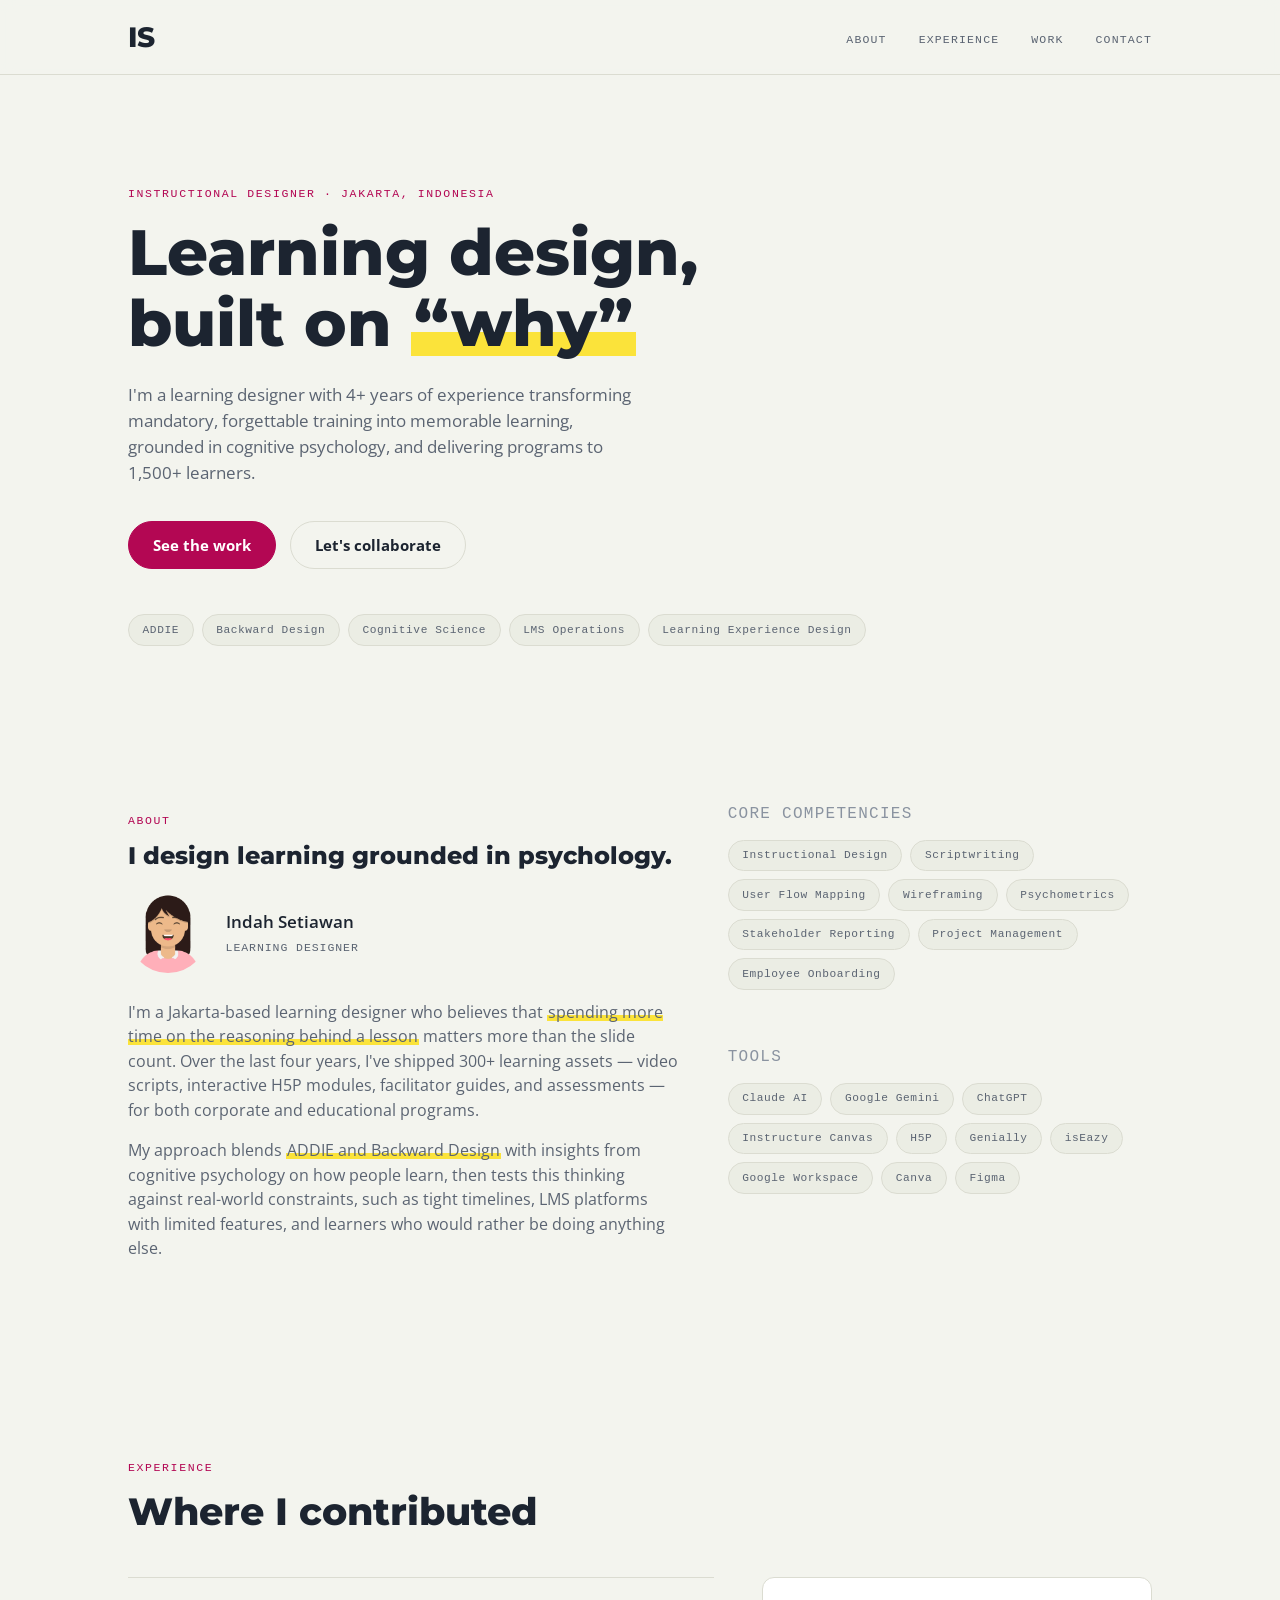
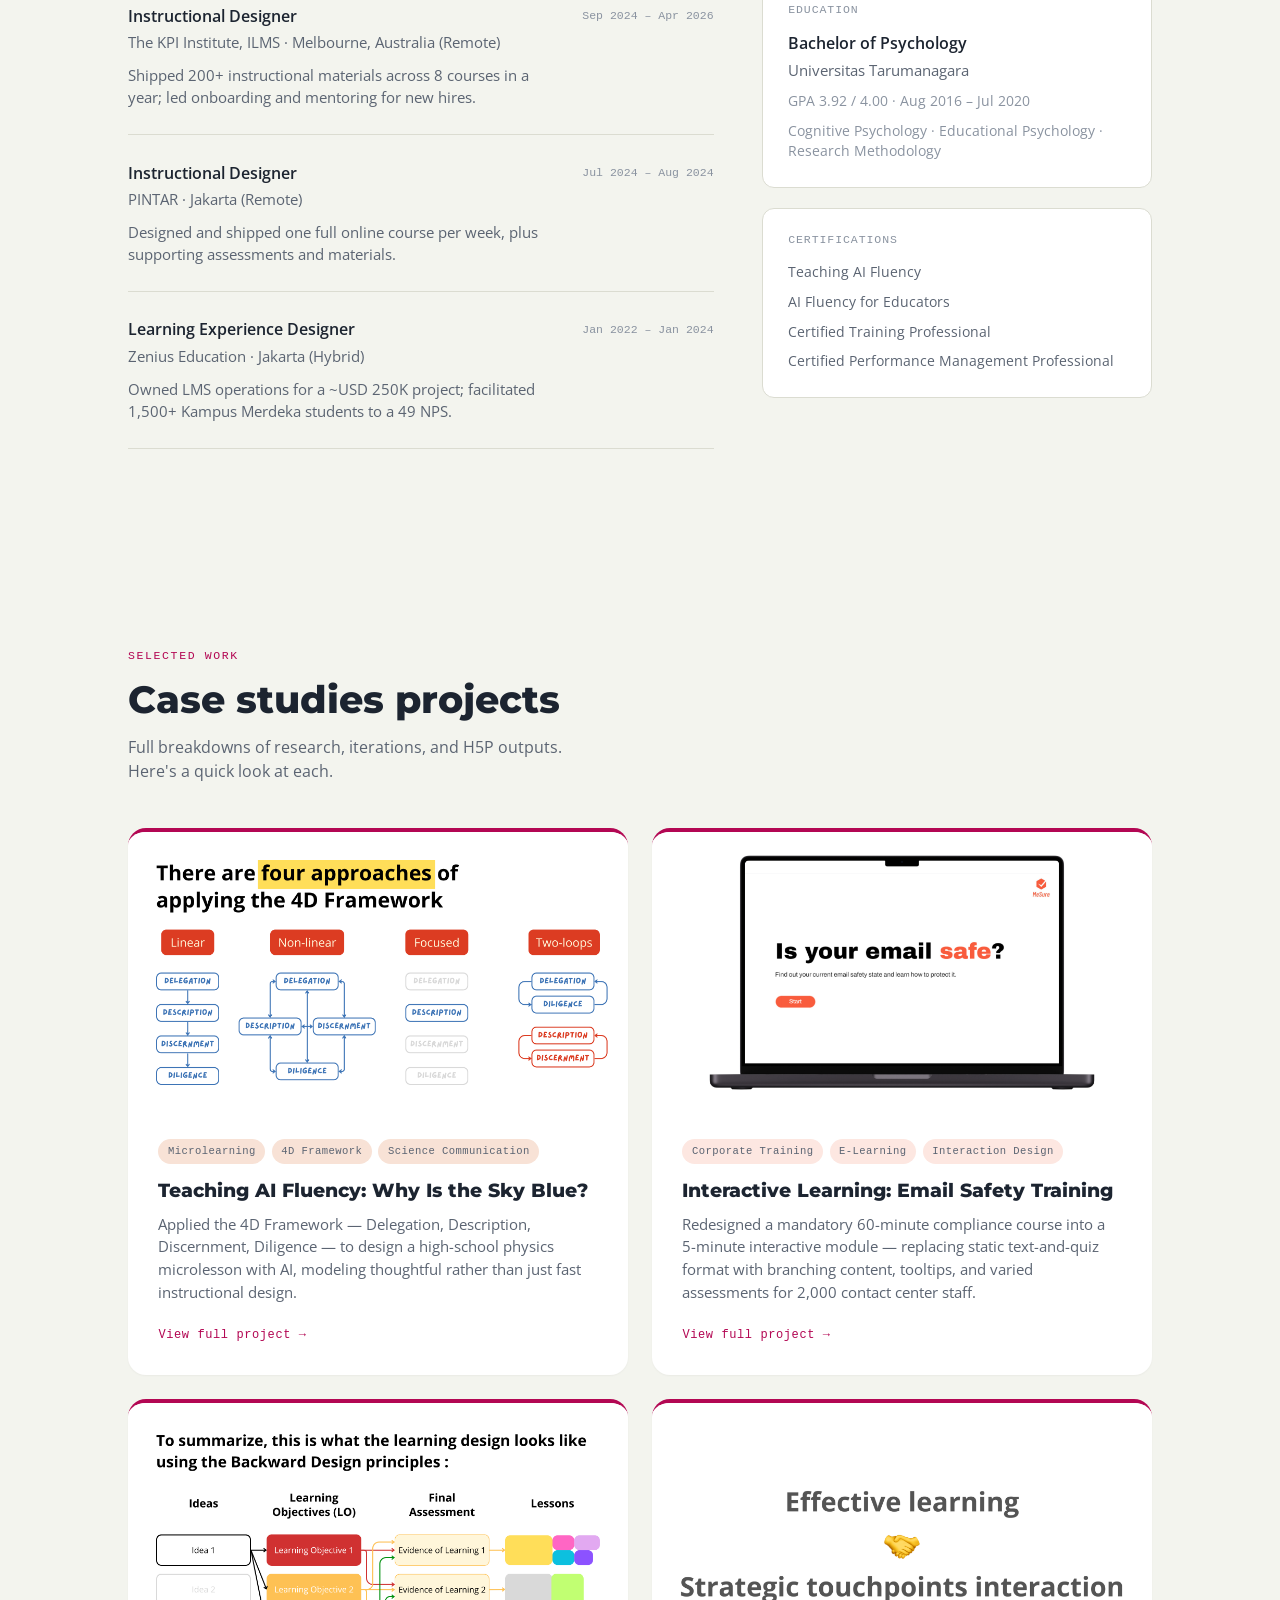
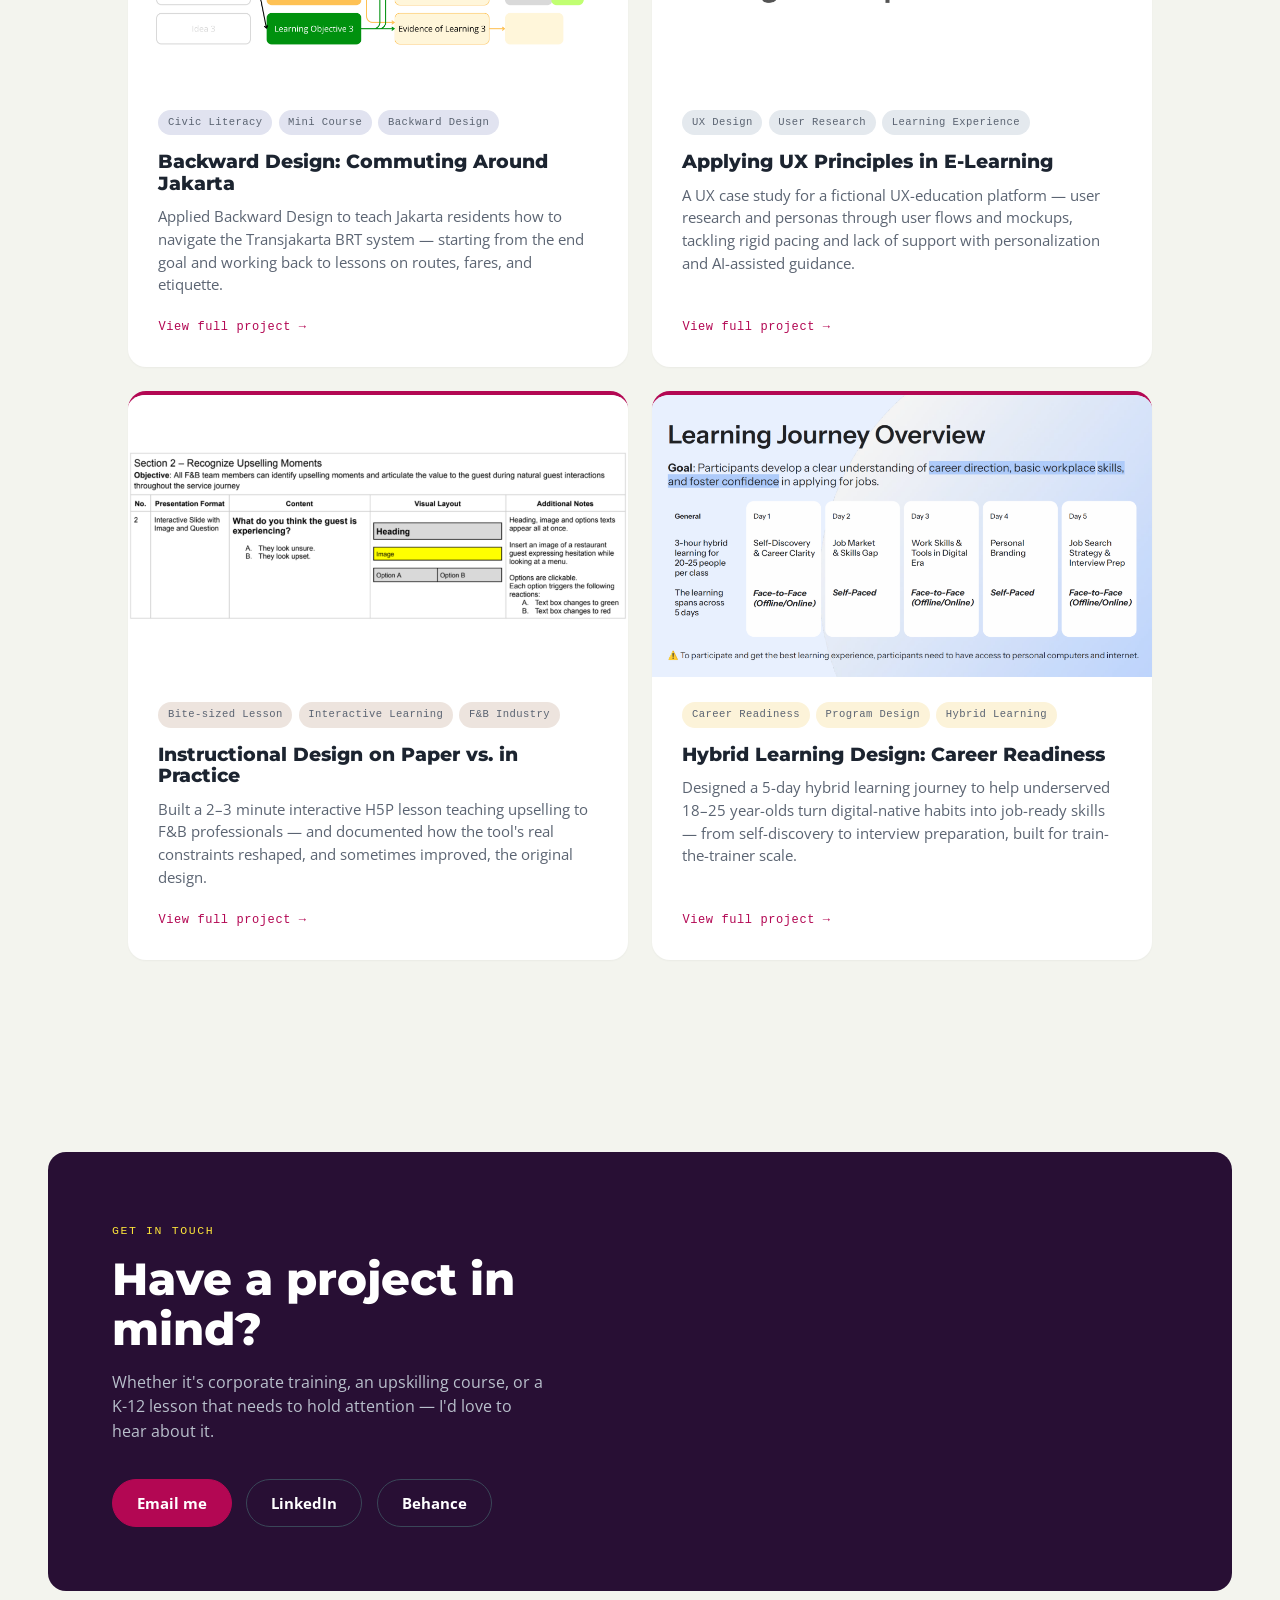
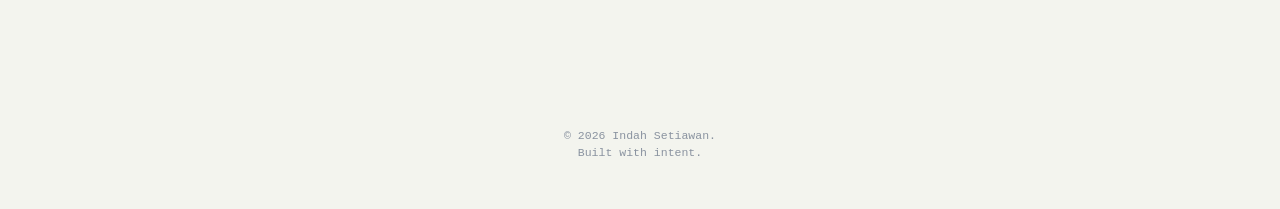
<file: index0.html>
<!doctype html>
<html lang="en">
  <head>
    <meta charset="UTF-8" />
    <meta name="viewport" content="width=device-width, initial-scale=1.0" />
    <title>Indah Setiawan — Instructional Designer</title>
    <link rel="icon" type="image/x-icon" href="indah-avatar-circle.png" />
    <meta
      name="description"
      content="Indah Setiawan is a Jakarta-based instructional designer building learning experiences rooted in cognitive psychology."
    />

    <link rel="preconnect" href="https://fonts.googleapis.com" />
    <link rel="preconnect" href="https://fonts.gstatic.com" crossorigin />
    <link
      href="https://fonts.googleapis.com/css2?family=Open+Sans:ital,wght@0,300..800;1,300..800&family=Montserrat:ital,wght@0,100..900;1,100..900&display=swap"
      rel="stylesheet"
    />

    <style>
      :root {
        --paper: #f3f4ee;
        --paper-alt: #ebede4;
        --ink: #1c2430;
        --ink-soft: #5b6472;
        --ink-faint: #8a93a0;
        --accent: #b30753;
        --accent-dark: #5e244e;
        --highlight: #fbe33a;
        --line: #dbdcd1;
        --card: #ffffff;
        --radius-lg: 18px;
        --radius-md: 12px;
        --radius-sm: 999px;
        --max: 1120px;
        --pad: clamp(1.25rem, 4vw, 3rem);
      }

      * {
        box-sizing: border-box;
      }
      html {
        scroll-behavior: smooth;
      }
      @media (prefers-reduced-motion: reduce) {
        html {
          scroll-behavior: auto;
        }
        * {
          animation-duration: 0.001ms !important;
          transition-duration: 0.001ms !important;
        }
      }

      body {
        margin: 0;
        background: var(--paper);
        color: var(--ink);
        font-family:
          "Open Sans",
          -apple-system,
          BlinkMacSystemFont,
          sans-serif;
        line-height: 1.5;
        -webkit-font-smoothing: antialiased;
      }

      h1,
      h2,
      h3 {
        font-family: "Montserrat", Arial, Helvetica, sans-serif;
        font-weight: 800;
        line-height: 1.12;
        margin: 0;
        color: var(--ink);
      }

      p {
        margin: 0;
      }
      a {
        color: inherit;
        text-decoration: none;
      }

      .eyebrow {
        font-family: "IBM Plex Mono", monospace;
        font-size: 0.72rem;
        letter-spacing: 0.14em;
        text-transform: uppercase;
        color: var(--accent);
        display: inline-block;
        margin-bottom: 0.9rem;
      }

      .hl {
        background-image: linear-gradient(
          180deg,
          transparent 62%,
          var(--highlight) 62%,
          var(--highlight) 92%,
          transparent 92%
        );
        padding: 0 0.05em;
      }

      .wrap {
        max-width: var(--max);
        margin: 0 auto;
        padding-left: var(--pad);
        padding-right: var(--pad);
      }

      /* ---------- Nav ---------- */
      header.site-nav {
        position: sticky;
        top: 0;
        z-index: 50;
        background: rgba(243, 244, 238, 0.85);
        backdrop-filter: blur(8px);
        border-bottom: 1px solid var(--line);
      }
      .nav-inner {
        max-width: var(--max);
        margin: 0 auto;
        padding: 1rem var(--pad);
        display: flex;
        align-items: center;
        justify-content: space-between;
      }
      .nav-logo {
        font-family: "Montserrat", serif;
        font-weight: 800;
        font-size: 1.75rem;
        letter-spacing: 0.01em;
      }
      .nav-links {
        display: flex;
        gap: 2rem;
        list-style: none;
        margin: 0;
        padding: 0;
      }
      .nav-links a {
        font-family: "IBM Plex Mono", monospace;
        font-size: 0.72rem;
        letter-spacing: 0.1em;
        text-transform: uppercase;
        color: var(--ink-soft);
        transition: color 0.15s ease;
      }
      .nav-links a:hover,
      .nav-links a:focus-visible {
        color: var(--accent);
      }
      .nav-toggle {
        display: none;
        background: none;
        border: 1px solid var(--line);
        border-radius: 8px;
        width: 38px;
        height: 38px;
        align-items: center;
        justify-content: center;
        cursor: pointer;
      }
      .nav-toggle span,
      .nav-toggle span::before,
      .nav-toggle span::after {
        content: "";
        display: block;
        width: 16px;
        height: 2px;
        background: var(--ink);
        position: relative;
        transition: transform 0.2s ease;
      }
      .nav-toggle span::before {
        position: absolute;
        top: -5px;
      }
      .nav-toggle span::after {
        position: absolute;
        top: 5px;
      }

      @media (max-width: 720px) {
        .nav-links {
          position: absolute;
          top: 100%;
          left: 0;
          right: 0;
          flex-direction: column;
          gap: 0;
          background: var(--paper);
          border-bottom: 1px solid var(--line);
          max-height: 0;
          overflow: hidden;
          transition: max-height 0.25s ease;
        }
        .nav-links.open {
          max-height: 280px;
        }
        .nav-links a {
          padding: 0.9rem var(--pad);
          border-top: 1px solid var(--line);
        }
        .nav-toggle {
          display: flex;
        }
      }

      /* ---------- Sections generic ---------- */
      section {
        padding: clamp(3rem, 8vw, 6rem) 0;
      }
      .section-head {
        max-width: 640px;
        margin-bottom: 2.75rem;
      }
      .section-head h2 {
        font-size: clamp(1.7rem, 3.4vw, 2.4rem);
      }
      .section-head p {
        color: var(--ink-soft);
        margin-top: 0.85rem;
        font-size: 1.02rem;
      }

      .reveal {
        opacity: 0;
        transform: translateY(14px);
        transition:
          opacity 0.5s ease,
          transform 0.5s ease;
      }
      .reveal.is-visible {
        opacity: 1;
        transform: none;
      }

      /* ---------- Hero ---------- */
      .hero {
        padding-top: clamp(3.5rem, 10vw, 6.5rem);
        padding-bottom: clamp(2.5rem, 6vw, 4rem);
      }
      .hero h1 {
        font-size: clamp(2.4rem, 6vw, 4rem);
        max-width: 16ch;
      }
      .hero-sub {
        margin-top: 1.4rem;
        max-width: 52ch;
        font-size: 1.08rem;
        color: var(--ink-soft);
      }
      .hero-actions {
        margin-top: 2.2rem;
        display: flex;
        flex-wrap: wrap;
        gap: 0.9rem;
      }
      .btn {
        font-family: "Open Sans", sans-serif;
        font-weight: 700;
        font-size: 0.92rem;
        padding: 0.75rem 1.5rem;
        border-radius: var(--radius-sm);
        display: inline-flex;
        align-items: center;
        gap: 0.4rem;
        transition:
          background 0.15s ease,
          border-color 0.15s ease,
          color 0.15s ease,
          transform 0.15s ease;
        cursor: pointer;
      }
      .btn-primary {
        background: var(--accent);
        color: #fff;
        border: 1px solid var(--accent);
      }
      .btn-primary:hover {
        background: var(--accent-dark);
        border-color: var(--accent-dark);
        transform: translateY(-1px);
      }
      .btn-ghost {
        background: transparent;
        color: var(--ink);
        border: 1px solid var(--line);
      }
      .btn-ghost:hover {
        border-color: var(--accent);
        color: var(--accent);
        transform: translateY(-1px);
      }

      .hero-tags {
        margin-top: 2.8rem;
        display: flex;
        flex-wrap: wrap;
        gap: 0.5rem;
      }
      .pill {
        font-family: "IBM Plex Mono", monospace;
        font-size: 0.7rem;
        letter-spacing: 0.05em;
        padding: 0.4rem 0.85rem;
        border-radius: var(--radius-sm);
        background: var(--paper-alt);
        color: var(--ink-soft);
        border: 1px solid var(--line);
      }

      /* ---------- About ---------- */
      .about-grid {
        display: grid;
        grid-template-columns: 1.3fr 1fr;
        gap: 3rem;
      }
      .about-body p {
        color: var(--ink-soft);
        font-size: 1.02rem;
      }
      .about-body p + p {
        margin-top: 1rem;
      }

      .competency-grid {
        display: grid;
        grid-template-rows: 1fr 1fr;
        gap: 2rem;
      }
      .competency-box h3 {
        font-size: 1rem;
        font-family: "IBM Plex Mono", monospace;
        text-transform: uppercase;
        letter-spacing: 0.08em;
        font-weight: 500;
        color: var(--ink-faint);
        margin-bottom: 1rem;
      }
      .competency-list {
        display: flex;
        flex-wrap: wrap;
        gap: 0.5rem;
      }
      @media (max-width: 800px) {
        .about-grid {
          grid-template-columns: 1fr;
        }
      }

      /* ---------- Experience ---------- */
      .exp-layout {
        display: grid;
        grid-template-columns: 1.5fr 1fr;
        gap: 3rem;
        align-items: start;
      }
      .exp-item {
        padding: 1.6rem 0;
        border-top: 1px solid var(--line);
        display: grid;
        grid-template-columns: 1fr auto;
        gap: 1rem;
      }
      .exp-item:last-child {
        border-bottom: 1px solid var(--line);
      }
      .exp-role {
        font-weight: 600;
        font-size: 1.02rem;
      }
      .exp-org {
        color: var(--ink-soft);
        font-size: 0.95rem;
        margin-top: 0.2rem;
      }
      .exp-desc {
        color: var(--ink-soft);
        font-size: 0.93rem;
        margin-top: 0.6rem;
        max-width: 48ch;
      }
      .exp-date {
        font-family: "IBM Plex Mono", monospace;
        font-size: 0.72rem;
        color: var(--ink-faint);
        white-space: nowrap;
        text-align: right;
        padding-top: 0.2rem;
      }
      @media (max-width: 560px) {
        .exp-item {
          grid-template-columns: 1fr;
        }
        .exp-date {
          text-align: left;
        }
      }

      .edu-card,
      .cert-card {
        background: var(--card);
        border: 1px solid var(--line);
        border-radius: var(--radius-md);
        padding: 1.6rem;
      }
      .edu-card + .cert-card {
        margin-top: 1.2rem;
      }
      .edu-card h3,
      .cert-card h3 {
        font-family: "IBM Plex Mono", monospace;
        text-transform: uppercase;
        font-size: 0.72rem;
        letter-spacing: 0.08em;
        font-weight: 500;
        color: var(--ink-faint);
        margin-bottom: 0.9rem;
      }
      .edu-degree {
        font-weight: 600;
        font-size: 1rem;
      }
      .edu-school {
        color: var(--ink-soft);
        font-size: 0.93rem;
        margin-top: 0.25rem;
      }
      .edu-meta {
        font-size: 0.85rem;
        color: var(--ink-faint);
        margin-top: 0.6rem;
      }
      .cert-item {
        font-size: 0.9rem;
        color: var(--ink-soft);
      }
      .cert-item + .cert-item {
        margin-top: 0.5rem;
      }

      @media (max-width: 800px) {
        .exp-layout {
          grid-template-columns: 1fr;
        }
      }

      /* ---------- Avatar ---------- */
      .about-intro {
        display: flex;
        align-items: center;
        gap: 1.1rem;
        margin-bottom: 1.7rem;
      }
      .avatar {
        width: 80px;
        height: 80px;
        border-radius: 50%;
        flex-shrink: 0;
        background: linear-gradient(135deg, var(--accent), var(--accent-dark));
        color: #fff;
        font-family: "Montserrat", serif;
        font-weight: 600;
        font-size: 1.6rem;
        display: flex;
        align-items: center;
        justify-content: center;
      }
      .avatar-img {
        width: 80px;
        height: 80px;
        border-radius: 50%;
        object-fit: cover;
        display: block;
        flex-shrink: 0;
      }
      .about-name {
        font-weight: 600;
        font-size: 1.05rem;
      }
      .about-role {
        font-family: "IBM Plex Mono", monospace;
        font-size: 0.72rem;
        letter-spacing: 0.08em;
        text-transform: uppercase;
        color: var(--ink-soft);
        margin-top: 0.3rem;
      }

      /* ---------- Work ---------- */
      .work-grid {
        display: grid;
        grid-template-columns: repeat(2, 1fr);
        gap: 1.5rem;
      }
      @media (max-width: 800px) {
        .work-grid {
          grid-template-columns: 1fr;
        }
      }
      .work-card {
        background: var(--card);
        border-radius: var(--radius-lg);
        overflow: hidden;
        border-top: 4px solid var(--card-accent, var(--accent));
        box-shadow: 0 1px 2px rgba(20, 20, 10, 0.04);
        display: flex;
        flex-direction: column;
        height: 100%;
      }
      .work-cover {
        aspect-ratio: 16/9;
        position: relative;
        overflow: hidden;
        background: linear-gradient(
          135deg,
          var(--card-tint, var(--paper-alt)) 0%,
          #fff 75%
        );
      }
      .work-cover::after {
        content: attr(data-letter);
        position: absolute;
        right: -0.05em;
        bottom: -0.28em;
        font-family: "Fraunces", serif;
        font-weight: 700;
        font-size: 7rem;
        line-height: 1;
        color: var(--card-accent, var(--accent));
        opacity: 0.16;
      }
      .work-cover-label {
        position: absolute;
        top: 0.85rem;
        left: 0.85rem;
        font-family: "IBM Plex Mono", monospace;
        font-size: 0.62rem;
        letter-spacing: 0.05em;
        text-transform: uppercase;
        color: var(--card-accent, var(--accent));
        background: rgba(255, 255, 255, 0.78);
        padding: 0.3rem 0.6rem;
        border-radius: 999px;
        z-index: 1;
      }
      .work-cover-img {
        width: 100%;
        height: 100%;
        object-fit: cover;
        display: block;
      }
      .work-card-body {
        padding: 1.6rem 1.9rem 1.9rem;
        display: flex;
        flex-direction: column;
        flex-grow: 1;
      }
      .work-tags {
        display: flex;
        flex-wrap: wrap;
        gap: 0.4rem;
        margin-bottom: 1rem;
      }
      .work-tag {
        font-family: "IBM Plex Mono", monospace;
        font-size: 0.66rem;
        letter-spacing: 0.04em;
        padding: 0.3rem 0.6rem;
        border-radius: var(--radius-sm);
        background: var(--card-tint, var(--paper-alt));
        color: var(--ink-soft);
      }
      .work-title {
        font-size: 1.2rem;
        margin-bottom: 0.7rem;
      }
      .work-desc {
        color: var(--ink-soft);
        font-size: 0.94rem;
        flex-grow: 1;
      }
      .work-link {
        margin-top: 1.4rem;
        font-family: "IBM Plex Mono", monospace;
        font-size: 0.75rem;
        letter-spacing: 0.05em;
        color: var(--accent);
        display: inline-flex;
        align-items: center;
        gap: 0.35rem;
        width: fit-content;
        border-bottom: 1px solid transparent;
        transition: border-color 0.15s ease;
      }
      .work-link:hover {
        border-color: var(--accent);
      }

      /* ---------- Contact ---------- */
      .contact-section {
        background: #280f34;
        color: var(--paper);
        border-radius: var(--radius-lg);
        margin: 0 var(--pad);
        padding: clamp(2.5rem, 6vw, 4rem);
      }
      .contact-section .eyebrow {
        color: var(--highlight);
      }
      .contact-section h2 {
        color: #fff;
        font-size: clamp(1.8rem, 4vw, 2.8rem);
        max-width: 18ch;
      }
      .contact-section p {
        color: #b9c0cc;
        margin-top: 1rem;
        max-width: 48ch;
        font-size: 1.02rem;
      }
      .contact-links {
        margin-top: 2.2rem;
        display: flex;
        flex-wrap: wrap;
        gap: 0.9rem;
      }
      .contact-section .btn-primary {
        background: #b30753;
        color: #ffffff;
        border-color: #b30753;
      }
      .contact-section .btn-primary:hover {
        background: #f5d800;
        border-color: #f5d800;
        color: #280f34;
      }
      .contact-section .btn-ghost {
        border-color: #3a4658;
        color: #fff;
      }
      .contact-section .btn-ghost:hover {
        border-color: var(--highlight);
        color: var(--highlight);
      }

      footer {
        text-align: center;
        padding: 2.5rem var(--pad) 3rem;
        font-family: "IBM Plex Mono", monospace;
        font-size: 0.72rem;
        color: var(--ink-faint);
      }

      :focus-visible {
        outline: 2px solid var(--accent);
        outline-offset: 2px;
      }
    </style>
  </head>
  <body>
    <header class="site-nav">
      <div class="nav-inner">
        <a class="nav-logo" href="#top">IS</a>
        <button
          class="nav-toggle"
          aria-label="Toggle menu"
          aria-expanded="false"
          id="navToggle"
        >
          <span></span>
        </button>
        <ul class="nav-links" id="navLinks">
          <li><a href="#about">About</a></li>
          <li><a href="#experience">Experience</a></li>
          <li><a href="#work">Work</a></li>
          <li><a href="#contact">Contact</a></li>
        </ul>
      </div>
    </header>

    <main id="top">
      <!-- HERO -->
      <section class="hero">
        <div class="wrap">
          <span class="eyebrow"
            >Instructional Designer · Jakarta, Indonesia</span
          >
          <h1>Learning design, built on&nbsp;<span class="hl">“why”</span></h1>
          <p class="hero-sub">
            I'm a learning designer with 4+ years of experience transforming
            mandatory, forgettable training into memorable learning, grounded in
            cognitive psychology, and delivering programs to 1,500+ learners.
          </p>
          <div class="hero-actions">
            <a href="#work" class="btn btn-primary">See the work</a>
            <a href="#contact" class="btn btn-ghost">Let's collaborate</a>
          </div>
          <div class="hero-tags">
            <span class="pill">ADDIE</span>
            <span class="pill">Backward Design</span>
            <span class="pill">Cognitive Science</span>
            <span class="pill">LMS Operations</span>
            <span class="pill">Learning Experience Design</span>
          </div>
        </div>
      </section>

      <!-- ABOUT -->
      <section id="about">
        <div class="wrap">
          <div class="about-grid">
            <div class="reveal">
              <span class="eyebrow">About</span>
              <h2 style="margin-bottom: 1.4rem">
                I design learning grounded in psychology.
              </h2>
              <div class="about-intro">
                <img
                  src="indah-avatar.png"
                  alt="Indah Setiawan"
                  class="avatar-img"
                />
                <div>
                  <div class="about-name">Indah Setiawan</div>
                  <div class="about-role">Learning Designer</div>
                </div>
              </div>
              <div class="about-body">
                <p>
                  I'm a Jakarta-based learning designer who believes that
                  <span class="hl"
                    >spending more time on the reasoning behind a lesson</span
                  >
                  matters more than the slide count. Over the last four years,
                  I've shipped 300+ learning assets — video scripts, interactive
                  H5P modules, facilitator guides, and assessments — for both
                  corporate and educational programs.
                </p>
                <p>
                  My approach blends
                  <span class="hl">ADDIE and Backward Design</span> with
                  insights from cognitive psychology on how people learn, then
                  tests this thinking against real-world constraints, such as
                  tight timelines, LMS platforms with limited features, and
                  learners who would rather be doing anything else.
                </p>
              </div>
            </div>
            <div class="competency-grid">
              <div class="reveal competency-box">
                <h3>Core Competencies</h3>
                <div class="competency-list">
                  <span class="pill">Instructional Design</span>
                  <span class="pill">Scriptwriting</span>
                  <span class="pill">User Flow Mapping</span>
                  <span class="pill">Wireframing</span>
                  <span class="pill">Psychometrics</span>
                  <span class="pill">Stakeholder Reporting</span>
                  <span class="pill">Project Management</span>
                  <span class="pill">Employee Onboarding</span>
                </div>
              </div>
              <div class="reveal competency-box">
                <h3>Tools</h3>
                <div class="competency-list">
                  <span class="pill">Claude AI</span>
                  <span class="pill">Google Gemini</span>
                  <span class="pill">ChatGPT</span>
                  <span class="pill">Instructure Canvas</span>
                  <span class="pill">H5P</span>
                  <span class="pill">Genially</span>
                  <span class="pill">isEazy</span>
                  <span class="pill">Google Workspace</span>
                  <span class="pill">Canva</span>
                  <span class="pill">Figma</span>
                </div>
              </div>
            </div>
          </div>
        </div>
      </section>

      <!-- EXPERIENCE -->
      <section id="experience">
        <div class="wrap">
          <div class="section-head reveal">
            <span class="eyebrow">Experience</span>
            <h2>Where I contributed</h2>
          </div>
          <div class="exp-layout">
            <div class="reveal">
              <div class="exp-item">
                <div>
                  <div class="exp-role">Instructional Designer</div>
                  <div class="exp-org">
                    The KPI Institute, ILMS · Melbourne, Australia (Remote)
                  </div>
                  <p class="exp-desc">
                    Shipped 200+ instructional materials across 8 courses in a
                    year; led onboarding and mentoring for new hires.
                  </p>
                </div>
                <div class="exp-date">Sep 2024 – Apr 2026</div>
              </div>
              <div class="exp-item">
                <div>
                  <div class="exp-role">Instructional Designer</div>
                  <div class="exp-org">PINTAR · Jakarta (Remote)</div>
                  <p class="exp-desc">
                    Designed and shipped one full online course per week, plus
                    supporting assessments and materials.
                  </p>
                </div>
                <div class="exp-date">Jul 2024 – Aug 2024</div>
              </div>
              <div class="exp-item">
                <div>
                  <div class="exp-role">Learning Experience Designer</div>
                  <div class="exp-org">Zenius Education · Jakarta (Hybrid)</div>
                  <p class="exp-desc">
                    Owned LMS operations for a ~USD 250K project; facilitated
                    1,500+ Kampus Merdeka students to a 49 NPS.
                  </p>
                </div>
                <div class="exp-date">Jan 2022 – Jan 2024</div>
              </div>
            </div>
            <div class="reveal">
              <div class="edu-card">
                <h3>Education</h3>
                <div class="edu-degree">Bachelor of Psychology</div>
                <div class="edu-school">Universitas Tarumanagara</div>
                <div class="edu-meta">
                  GPA 3.92 / 4.00 · Aug 2016 – Jul 2020
                </div>
                <div class="edu-meta">
                  Cognitive Psychology · Educational Psychology · Research
                  Methodology
                </div>
              </div>
              <div class="cert-card">
                <h3>Certifications</h3>
                <div class="cert-item">Teaching AI Fluency</div>
                <div class="cert-item">AI Fluency for Educators</div>
                <div class="cert-item">Certified Training Professional</div>
                <div class="cert-item">
                  Certified Performance Management Professional
                </div>
              </div>
            </div>
          </div>
        </div>
      </section>

      <!-- WORK -->
      <section id="work">
        <div class="wrap">
          <div class="section-head reveal">
            <span class="eyebrow">Selected Work</span>
            <h2>Case studies projects</h2>
            <p>
              Full breakdowns of research, iterations, and H5P outputs.<br />
              Here's a quick look at each.
            </p>
          </div>

          <div class="work-grid">
            <article
              class="work-card reveal"
              style="--card-accent: #b30753; --card-tint: #f8e2d6"
            >
              <div class="work-cover">
                <img
                  src="covers/d-framework.png"
                  alt="Teaching AI Fluency cover"
                  class="work-cover-img"
                />
              </div>
              <div class="work-card-body">
                <div class="work-tags">
                  <span class="work-tag">Microlearning</span>
                  <span class="work-tag">4D Framework</span>
                  <span class="work-tag">Science Communication</span>
                </div>
                <h3 class="work-title">
                  Teaching AI Fluency: Why Is the Sky Blue?
                </h3>
                <p class="work-desc">
                  Applied the 4D Framework — Delegation, Description,
                  Discernment, Diligence — to design a high-school physics
                  microlesson with AI, modeling thoughtful rather than just fast
                  instructional design.
                </p>
                <a
                  class="work-link"
                  href="https://www.behance.net/gallery/252068827/AI-Fluency-Wavelength-Physics"
                  target="_blank"
                  rel="noopener"
                  >View full project →</a
                >
              </div>
            </article>

            <article
              class="work-card reveal"
              style="--card-accent: #b30753; --card-tint: #fde7e1"
            >
              <div class="work-cover">
                <img
                  src="covers/compliance.png"
                  alt="MeSure cover"
                  class="work-cover-img"
                />
              </div>
              <div class="work-card-body">
                <div class="work-tags">
                  <span class="work-tag">Corporate Training</span>
                  <span class="work-tag">E-Learning</span>
                  <span class="work-tag">Interaction Design</span>
                </div>
                <h3 class="work-title">
                  Interactive Learning: Email Safety Training
                </h3>
                <p class="work-desc">
                  Redesigned a mandatory 60-minute compliance course into a
                  5-minute interactive module — replacing static text-and-quiz
                  format with branching content, tooltips, and varied
                  assessments for 2,000 contact center staff.
                </p>
                <a
                  class="work-link"
                  href="https://www.behance.net/gallery/204917585/MeSure-Interactive-Learning-Corporate-Training"
                  target="_blank"
                  rel="noopener"
                  >View full project →</a
                >
              </div>
            </article>

            <article
              class="work-card reveal"
              style="--card-accent: #b30753; --card-tint: #e1e3f0"
            >
              <div class="work-cover">
                <img
                  src="covers/backward-design.png"
                  alt="Commuting Around Jakarta cover"
                  class="work-cover-img"
                />
              </div>
              <div class="work-card-body">
                <div class="work-tags">
                  <span class="work-tag">Civic Literacy</span>
                  <span class="work-tag">Mini Course</span>
                  <span class="work-tag">Backward Design</span>
                </div>
                <h3 class="work-title">
                  Backward Design: Commuting Around Jakarta
                </h3>
                <p class="work-desc">
                  Applied Backward Design to teach Jakarta residents how to
                  navigate the Transjakarta BRT system — starting from the end
                  goal and working back to lessons on routes, fares, and
                  etiquette.
                </p>
                <a
                  class="work-link"
                  href="https://www.behance.net/gallery/251138425/Commuting-Backward-Design-E-Learning"
                  target="_blank"
                  rel="noopener"
                  >View full project →</a
                >
              </div>
            </article>

            <article
              class="work-card reveal"
              style="--card-accent: #b30753; --card-tint: #e4e9ee"
            >
              <div class="work-cover">
                <img
                  src="covers/ux.png"
                  alt="Wisze UX case study cover"
                  class="work-cover-img"
                />
              </div>
              <div class="work-card-body">
                <div class="work-tags">
                  <span class="work-tag">UX Design</span>
                  <span class="work-tag">User Research</span>
                  <span class="work-tag">Learning Experience</span>
                </div>
                <h3 class="work-title">Applying UX Principles in E-Learning</h3>
                <p class="work-desc">
                  A UX case study for a fictional UX-education platform — user
                  research and personas through user flows and mockups, tackling
                  rigid pacing and lack of support with personalization and
                  AI-assisted guidance.
                </p>
                <a
                  class="work-link"
                  href="https://www.behance.net/gallery/200217041/Wisze-UX-Case-Study-e-Learning-App"
                  target="_blank"
                  rel="noopener"
                  >View full project →</a
                >
              </div>
            </article>

            <article
              class="work-card reveal"
              style="--card-accent: #b30753; --card-tint: #ede4de"
            >
              <div class="work-cover">
                <img
                  src="covers/upselling.png"
                  alt="What Is Upselling cover"
                  class="work-cover-img"
                />
              </div>
              <div class="work-card-body">
                <div class="work-tags">
                  <span class="work-tag">Bite-sized Lesson</span>
                  <span class="work-tag">Interactive Learning</span>
                  <span class="work-tag">F&amp;B Industry</span>
                </div>
                <h3 class="work-title">
                  Instructional Design on Paper vs. in Practice
                </h3>
                <p class="work-desc">
                  Built a 2–3 minute interactive H5P lesson teaching upselling
                  to F&amp;B professionals — and documented how the tool's real
                  constraints reshaped, and sometimes improved, the original
                  design.
                </p>
                <a
                  class="work-link"
                  href="https://www.behance.net/gallery/250870323/What-is-Upselling-E-Learning-Interactive-Learning"
                  target="_blank"
                  rel="noopener"
                  >View full project →</a
                >
              </div>
            </article>

            <article
              class="work-card reveal"
              style="--card-accent: #b30753; --card-tint: #fcf3d9"
            >
              <div class="work-cover">
                <img
                  src="covers/ready-to-work.png"
                  alt="First Steps cover"
                  class="work-cover-img"
                />
              </div>
              <div class="work-card-body">
                <div class="work-tags">
                  <span class="work-tag">Career Readiness</span>
                  <span class="work-tag">Program Design</span>
                  <span class="work-tag">Hybrid Learning</span>
                </div>
                <h3 class="work-title">
                  Hybrid Learning Design: Career Readiness
                </h3>
                <p class="work-desc">
                  Designed a 5-day hybrid learning journey to help underserved
                  18–25 year-olds turn digital-native habits into job-ready
                  skills — from self-discovery to interview preparation, built
                  for train-the-trainer scale.
                </p>
                <a
                  class="work-link"
                  href="https://www.behance.net/gallery/247401305/Work-Readiness-Learning-Design-Upskilling-Workshop"
                  target="_blank"
                  rel="noopener"
                  >View full project →</a
                >
              </div>
            </article>
          </div>
        </div>
      </section>

      <!-- CONTACT -->
      <section id="contact">
        <div class="contact-section reveal">
          <span class="eyebrow">Get in Touch</span>
          <h2>Have a project in mind?</h2>
          <p>
            Whether it's corporate training, an upskilling course, or a K-12
            lesson that needs to hold attention — I'd love to hear about it.
          </p>
          <div class="contact-links">
            <a
              class="btn btn-primary"
              href="mailto:helloindahsetiawan@gmail.com"
              >Email me</a
            >
            <a
              class="btn btn-ghost"
              href="https://www.linkedin.com/in/indah-setiawan"
              target="_blank"
              rel="noopener"
              >LinkedIn</a
            >
            <a
              class="btn btn-ghost"
              href="https://www.behance.net/indah-setiawan"
              target="_blank"
              rel="noopener"
              >Behance</a
            >
          </div>
        </div>
      </section>
    </main>

    <footer>© 2026 Indah Setiawan.<br />Built with intent.</footer>

    <script>
      // Mobile nav toggle
      const navToggle = document.getElementById("navToggle");
      const navLinks = document.getElementById("navLinks");
      navToggle.addEventListener("click", () => {
        const isOpen = navLinks.classList.toggle("open");
        navToggle.setAttribute("aria-expanded", isOpen);
      });
      navLinks.querySelectorAll("a").forEach((link) => {
        link.addEventListener("click", () => {
          navLinks.classList.remove("open");
          navToggle.setAttribute("aria-expanded", "false");
        });
      });

      // Scroll reveal
      const prefersReduced = window.matchMedia(
        "(prefers-reduced-motion: reduce)",
      ).matches;
      const revealEls = document.querySelectorAll(".reveal");
      if (prefersReduced) {
        revealEls.forEach((el) => el.classList.add("is-visible"));
      } else if ("IntersectionObserver" in window) {
        const observer = new IntersectionObserver(
          (entries) => {
            entries.forEach((entry) => {
              if (entry.isIntersecting) {
                entry.target.classList.add("is-visible");
                observer.unobserve(entry.target);
              }
            });
          },
          { threshold: 0.12 },
        );
        revealEls.forEach((el) => observer.observe(el));
      } else {
        revealEls.forEach((el) => el.classList.add("is-visible"));
      }
    </script>
  </body>
</html>
</file>
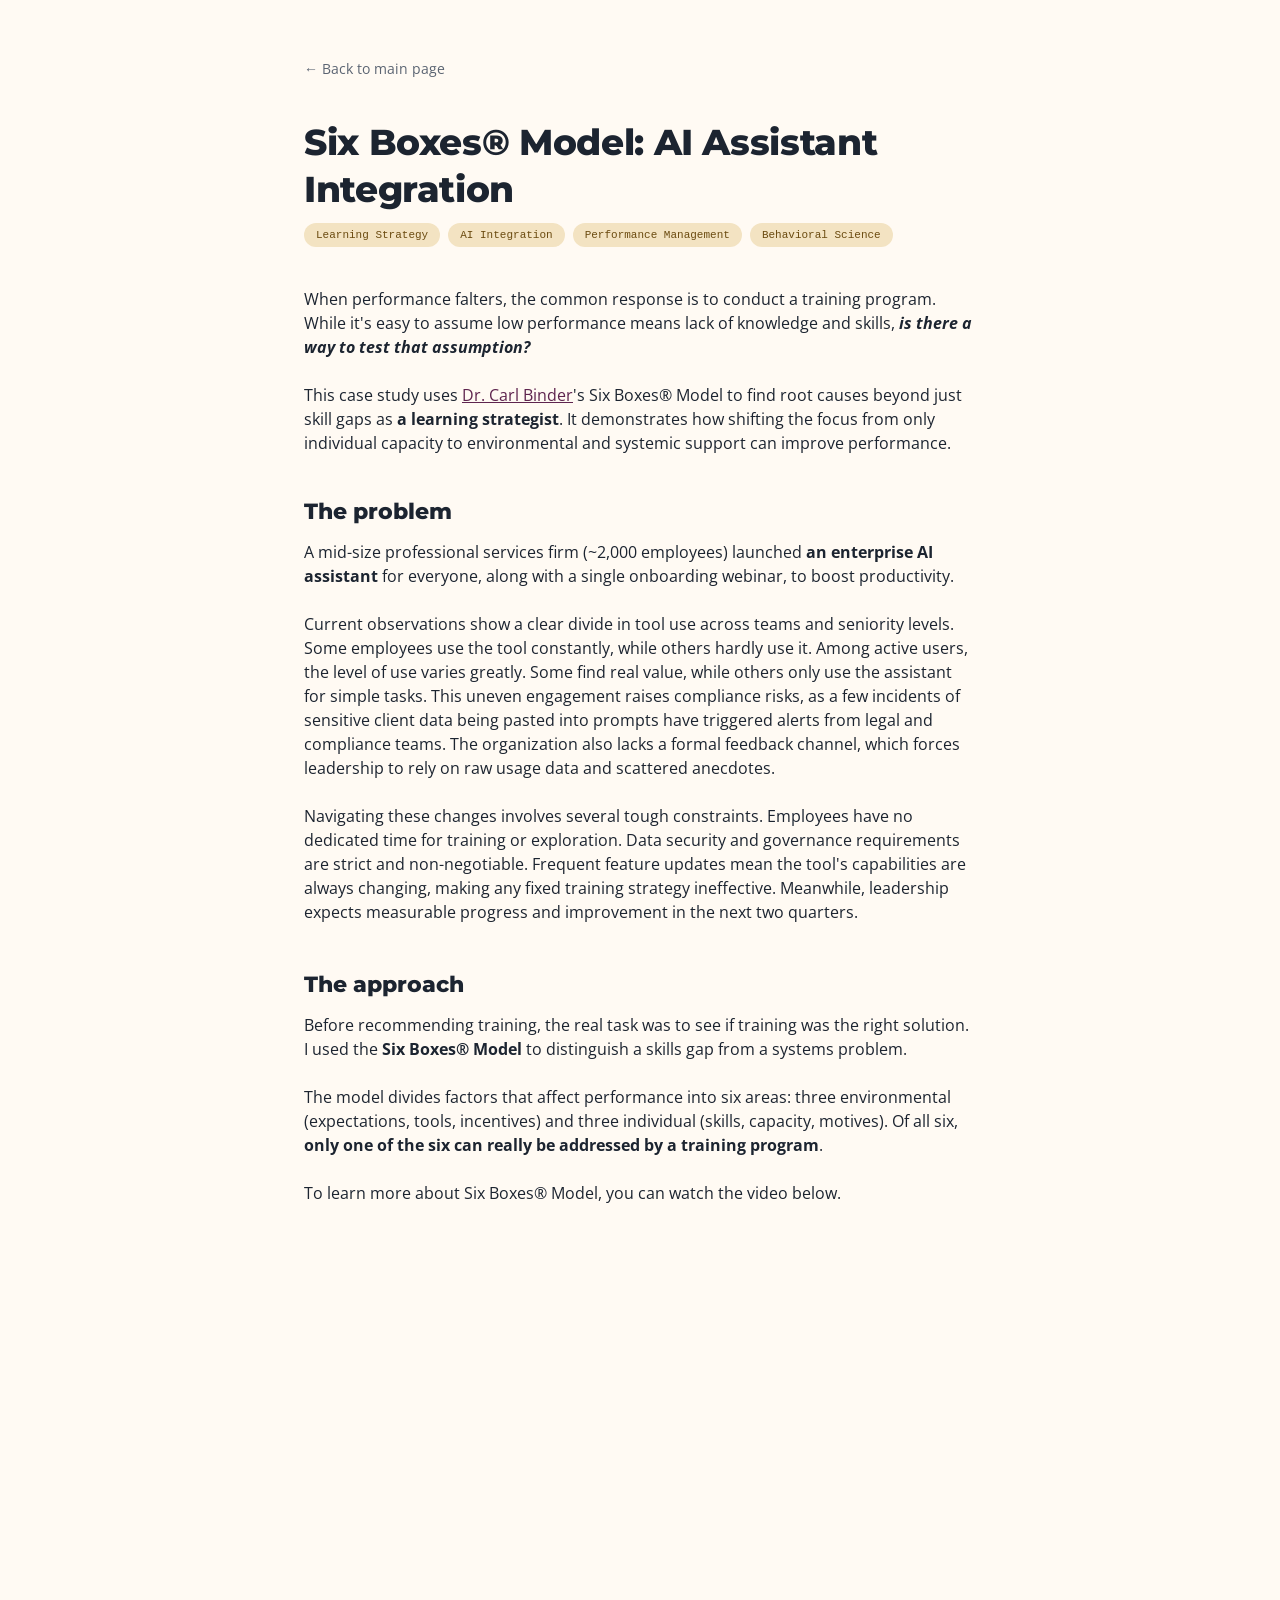
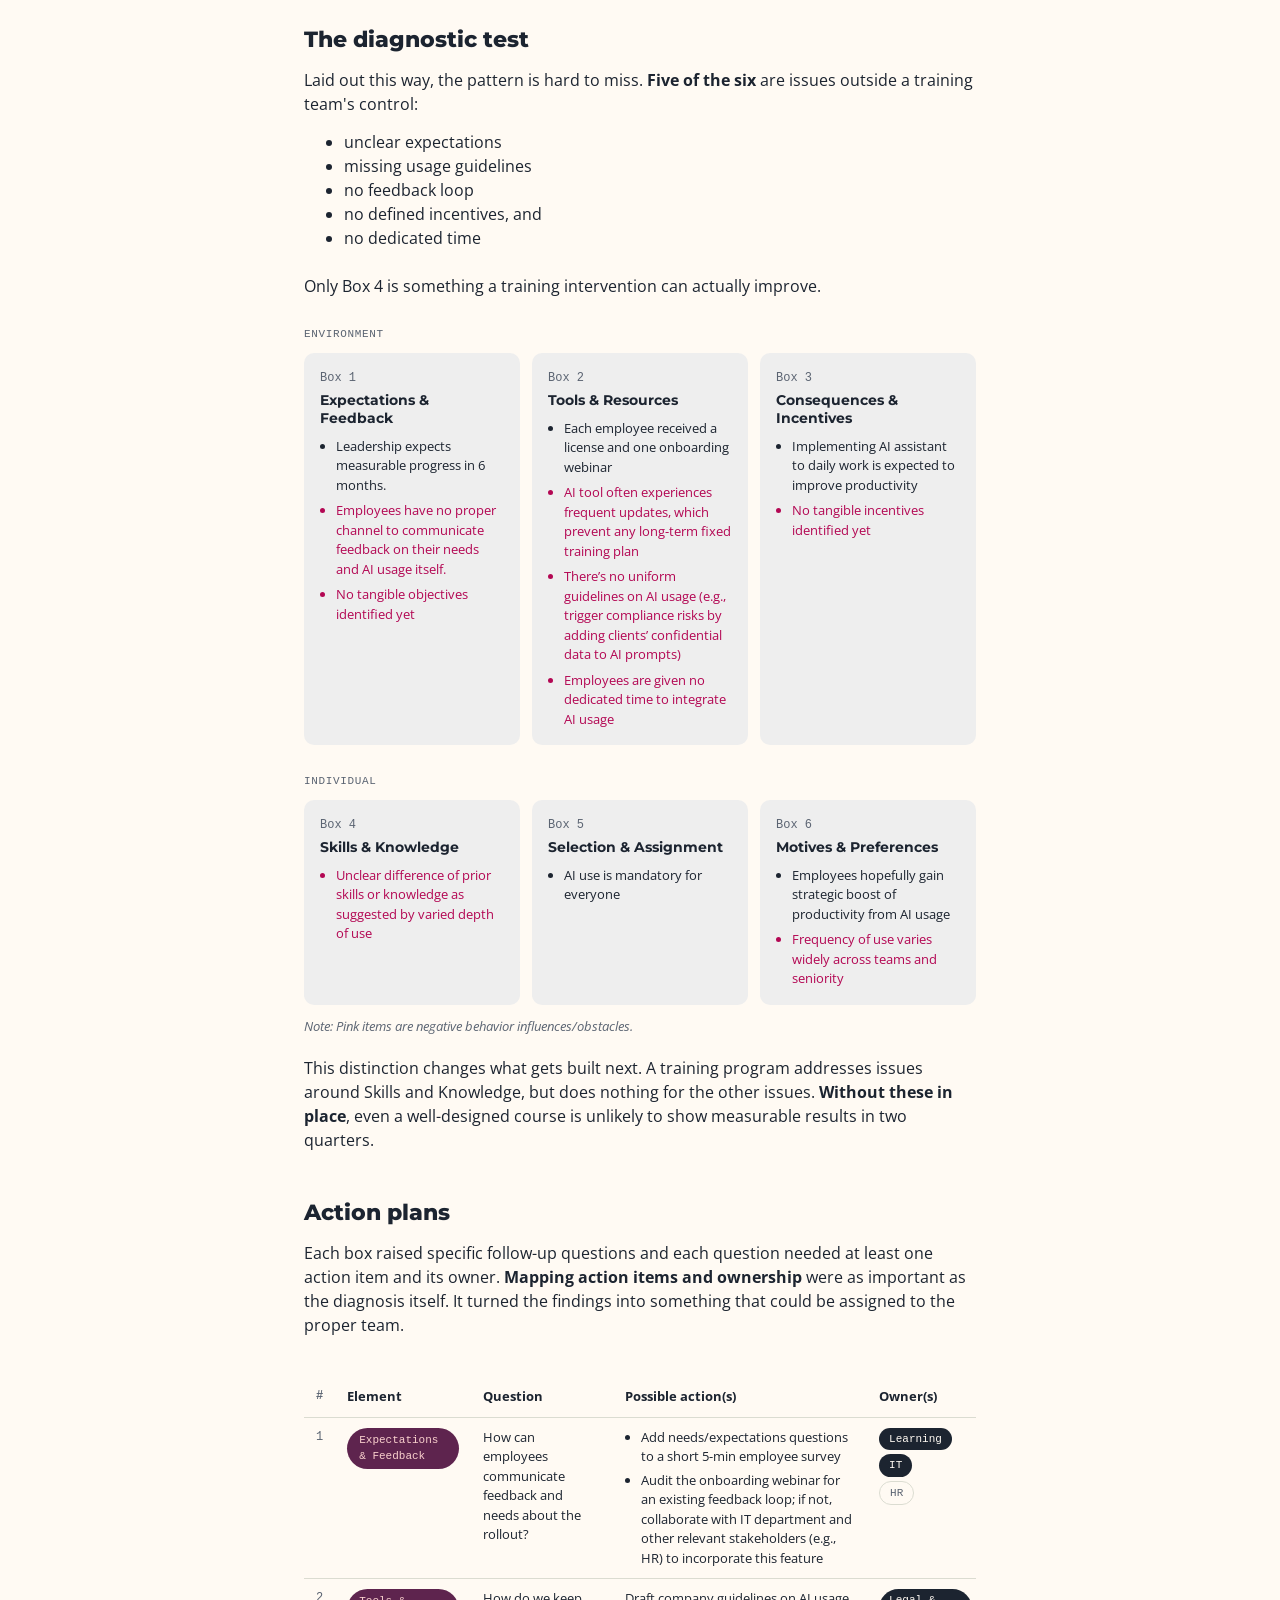
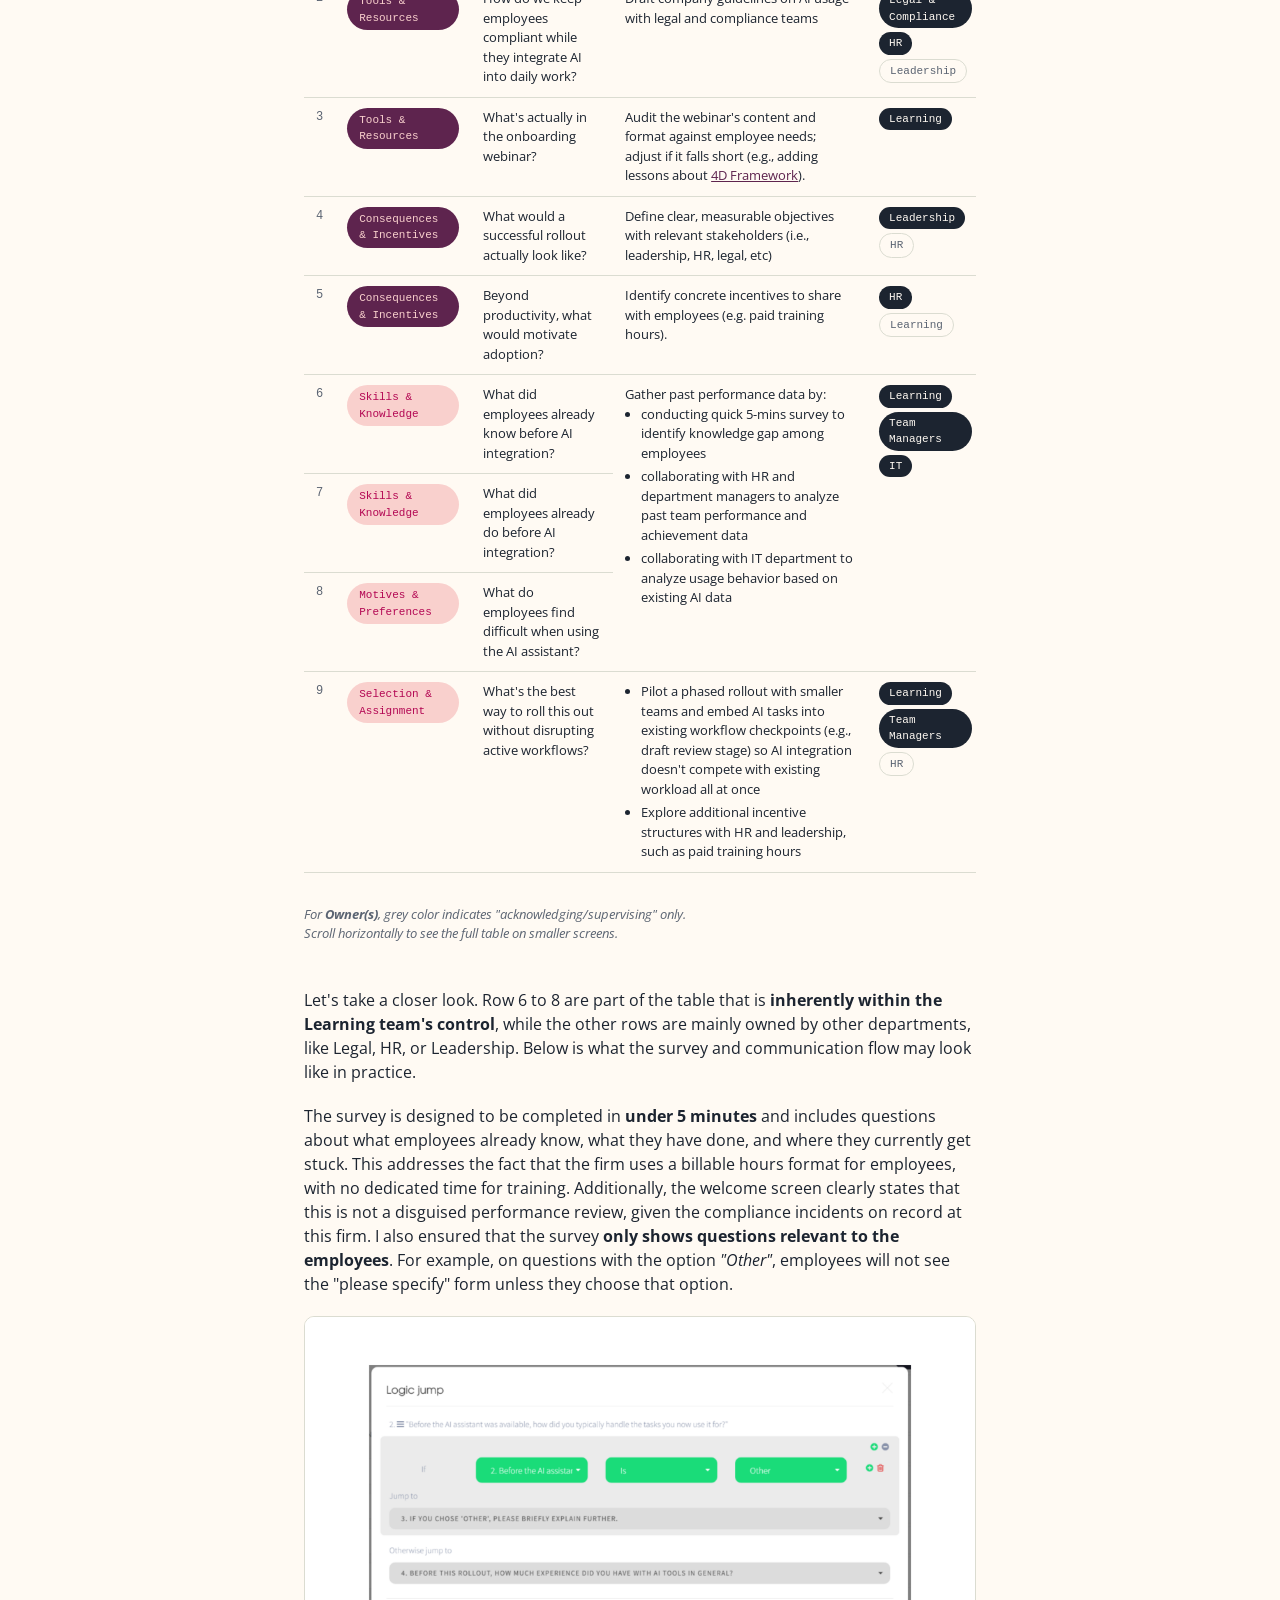
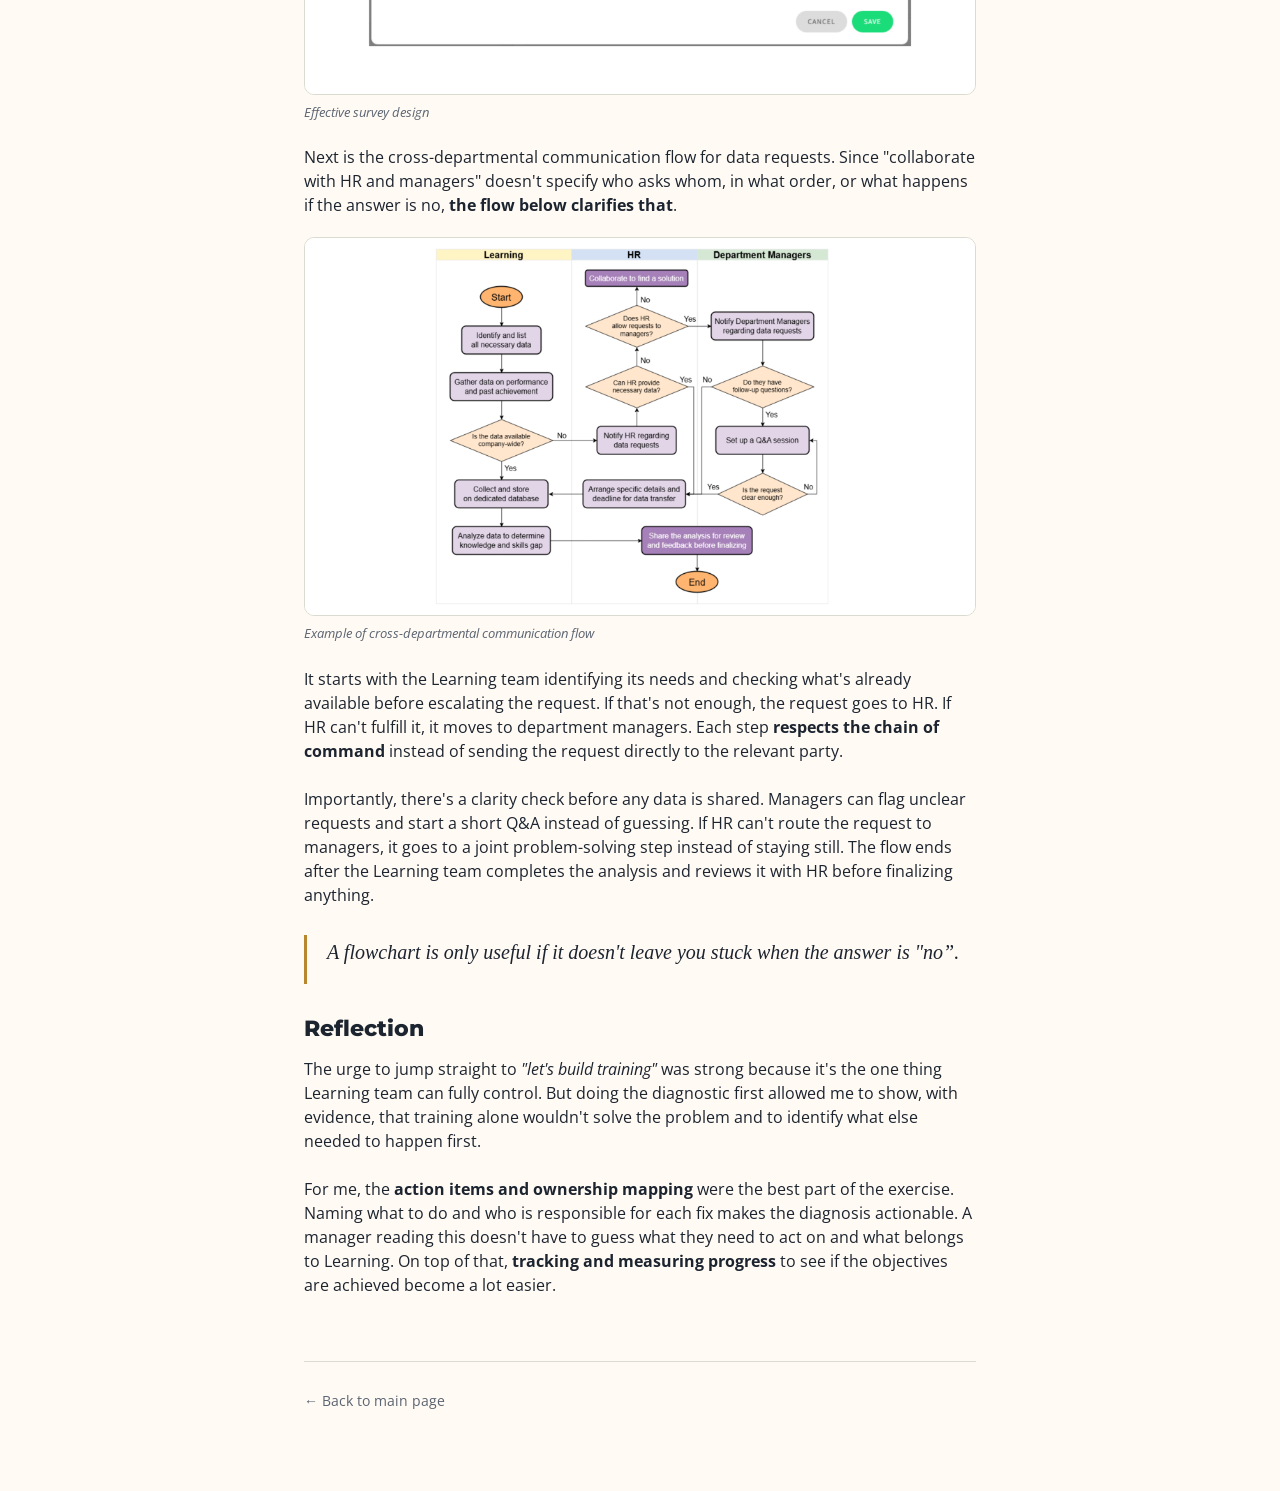
<file: webpages/six-boxes-case-study.html>
<!doctype html>
<html lang="en">
  <head>
    <!-- Google tag (gtag.js) -->
    <script async src="https://www.googletagmanager.com/gtag/js?id=G-KQJCC9LDL4"></script>
    <script>
      window.dataLayer = window.dataLayer || [];
      function gtag(){dataLayer.push(arguments);}
      gtag('js', new Date());
    
      gtag('config', 'G-KQJCC9LDL4');
    </script>
    <meta charset="UTF-8" />
    <meta name="viewport" content="width=device-width, initial-scale=1.0" />
    <title>Six Boxes® Model: AI Assistant Integration</title>
    <link rel="icon" type="image/x-icon" href="../indah-avatar-circle.png" />
    <link rel="preconnect" href="https://fonts.googleapis.com" />
    <link rel="preconnect" href="https://fonts.gstatic.com" crossorigin />
    <link
      href="https://fonts.googleapis.com/css2?family=Open+Sans:ital,wght@0,300..800;1,300..800&family=Montserrat:ital,wght@0,100..900;1,100..900&display=swap"
      rel="stylesheet"
    />
    <link rel="stylesheet" href="styles-pages.css" />
    <style>
      .row-label {
        font-family: "IBM Plex Mono", monospace;
        font-size: 11px;
        text-transform: uppercase;
        letter-spacing: 0.06em;
        color: var(--muted);
        margin: 28px 0 10px;
      }
      .row-label:first-of-type {
        margin-top: 20px;
      }

      .boxes-grid {
        display: grid;
        grid-template-columns: repeat(3, 1fr);
        gap: 12px;
      }
      .box-card {
        background: var(--card);
        border-radius: 10px;
        padding: 16px;
      }
      .box-card .box-num {
        font-family: "IBM Plex Mono", monospace;
        font-size: 12px;
        color: var(--muted);
        margin: 0 0 4px;
      }
      .box-card h3 {
        font-family: "Montserrat", Arial, Helvetica, sans-serif;
        font-weight: 700;
        font-size: 14px;
        margin: 0 0 10px;
        line-height: 1.3;
      }
      .box-card ul {
        margin: 0;
        padding-left: 16px;
        font-size: 13px;
        color: var(--ink);
      }
      .box-card li {
        margin-bottom: 6px;
      }
      .box-card li:last-child {
        margin-bottom: 0;
      }
      .box-card li.obstacle {
        color: var(--teal-mid);
      }
      .legend-note {
        font-size: 13px;
        color: var(--muted);
        font-style: italic;
        margin: 12px 0 20px;
      }

      .table-scroll {
        background-color: var(--paper);
        overflow-x: auto;
        margin: 20px 0 8px;
        -webkit-overflow-scrolling: touch;
      }
      .qa-table {
        min-width: 680px;
      }
      .qa-table th,
      .qa-table td {
        vertical-align: top;
        padding: 10px 12px;
      }
      .qa-table td:first-child,
      .qa-table th:first-child {
        font-family: "IBM Plex Mono", monospace;
        font-size: 12px;
        color: var(--muted);
        width: 24px;
      }
      .qa-table ul {
        margin: 0;
        padding-left: 16px;
      }
      .qa-table ul li {
        margin-bottom: 4px;
      }
      .qa-table ul li:last-child {
        margin-bottom: 0;
      }
      .owners-cell {
        display: flex;
        flex-direction: column;
        align-items: flex-start;
        gap: 4px;
      }
      .pill.owner {
        background: var(--ink);
        color: var(--paper);
      }
      .pill.owner.support {
        background: transparent;
        border: 0.5px solid var(--hairline);
        color: var(--muted);
      }

      @media (max-width: 560px) {
        .boxes-grid {
          grid-template-columns: 1fr;
        }
      }
    </style>
  </head>
  <body>
    <div class="wrap">
      <a class="back-link" href="https://indahships.github.io/projects/">&larr; Back to main page</a>

      <h1 style="line-height: 1.3;";>Six Boxes® Model: AI Assistant Integration</h1>

      <div class="tag-row">
        <span class="tag gold">Learning Strategy</span>
        <span class="tag gold">AI Integration</span>
        <span class="tag gold">Performance Management</span>
        <span class="tag gold">Behavioral Science</span>
      </div>

      <p style="margin: 40px 0;">
        When performance falters, the common response is to conduct a training program. While it's easy to assume low performance means lack of knowledge and skills, <em><strong>is there a way to test that assumption?</strong></em>
        </br>
        </br>
        This case study uses <a href="https://www.sixboxes.com/The-Team.html" target="_blank">Dr. Carl Binder</a>'s Six Boxes® Model to find root causes beyond just skill gaps as <strong>a learning strategist</strong>. It demonstrates how shifting the focus from only individual capacity to environmental and systemic support can improve performance.
      </p>

      <section id="problem">
        <h2>The problem</h2>
        <p>
          A mid-size professional services firm (~2,000 employees) launched <strong>an enterprise AI assistant</strong> for everyone, along with a single onboarding webinar, to boost productivity.
          </br></br>
          Current observations show a clear divide in tool use across teams and seniority levels. Some employees use the tool constantly, while others hardly use it. Among active users, the level of use varies greatly. Some find real value, while others only use the assistant for simple tasks. This uneven engagement raises compliance risks, as a few incidents of sensitive client data being pasted into prompts have triggered alerts from legal and compliance teams. The organization also lacks a formal feedback channel, which forces leadership to rely on raw usage data and scattered anecdotes.
          </br></br>
          Navigating these changes involves several tough constraints. Employees have no dedicated time for training or exploration. Data security and governance requirements are strict and non-negotiable. Frequent feature updates mean the tool's capabilities are always changing, making any fixed training strategy ineffective. Meanwhile, leadership expects measurable progress and improvement in the next two quarters.
        </p>
      </section>

      <section id="approach">
        <h2>The approach</h2>
        <p>
          Before recommending training, the real task was to see if training was the right solution. I used the <strong>Six Boxes® Model</strong> to distinguish a skills gap from a systems problem.
          </br></br>
          The model divides factors that affect performance into six areas: three environmental (expectations, tools, incentives) and three individual (skills, capacity, motives). Of all six, <strong>only one of the six can really be addressed by a training program</strong>.
          </br></br>
          To learn more about Six Boxes® Model, you can watch the video below.
        </p>

        <div style="display: flex; justify-content: center;">
          <iframe style="text-align: center;" width="100%" height="360" src="https://www.youtube.com/embed/DxgUeAMM8hE?si=wuCwk2fvGEJF5WLo" title="YouTube video player" frameborder="0" allow="accelerometer; autoplay; clipboard-write; encrypted-media; gyroscope; picture-in-picture; web-share" referrerpolicy="strict-origin-when-cross-origin" allowfullscreen></iframe>
        </div>

      </section>

      <section id="finding">
        <h2>The diagnostic test</h2>
        <p>
          Laid out this way, the pattern is hard to miss. <strong>Five of the six</strong> are issues outside a training team's control:
          </br>
          <ul style="margin: 0;">
            <li>unclear expectations</li>
            <li>missing usage guidelines</li>
            <li>no feedback loop</li>
            <li>no defined incentives, and</li>
            <li>no dedicated time</li>
          </ul>
          </br>
          Only Box 4 is something a training intervention can actually improve.
        </p>
        <p class="row-label">Environment</p>
        <div class="boxes-grid">
          <div class="box-card">
            <p class="box-num">Box 1</p>
            <h3>Expectations &amp; Feedback</h3>
            <ul>
              <li>Leadership expects measurable progress in 6 months.</li>
              <li class="obstacle">Employees have no proper channel to communicate feedback on their needs and AI usage itself.</li>
              <li class="obstacle">No tangible objectives identified yet</li>
            </ul>
          </div>
          <div class="box-card">
            <p class="box-num">Box 2</p>
            <h3>Tools &amp; Resources</h3>
            <ul>
              <li>Each employee received a license and one onboarding webinar</li>
              <li class="obstacle">AI tool often experiences frequent updates, which prevent any long-term fixed training plan</li>
              <li class="obstacle">There’s no uniform guidelines on AI usage (e.g., trigger compliance risks by adding clients’ confidential data to AI prompts)</li>
              <li class="obstacle">Employees are given no dedicated time to integrate AI usage</li>
            </ul>
          </div>
          <div class="box-card">
            <p class="box-num">Box 3</p>
            <h3>Consequences &amp; Incentives</h3>
            <ul>
              <li>Implementing AI assistant to daily work is expected to improve productivity</li>
              <li class="obstacle">No tangible incentives identified yet</li>
            </ul>
          </div>
        </div>

        <p class="row-label">Individual</p>
        <div class="boxes-grid">
          <div class="box-card">
            <p class="box-num">Box 4</p>
            <h3>Skills &amp; Knowledge</h3>
            <ul>
              <li class="obstacle">Unclear difference of prior skills or knowledge as suggested by varied depth of use</li>
            </ul>
          </div>
          <div class="box-card">
            <p class="box-num">Box 5</p>
            <h3>Selection &amp; Assignment</h3>
            <ul>
              <li>AI use is mandatory for everyone</li>
            </ul>
          </div>
          <div class="box-card">
            <p class="box-num">Box 6</p>
            <h3>Motives &amp; Preferences</h3>
            <ul>
              <li>Employees hopefully gain strategic boost of productivity from AI usage</li>
              <li class="obstacle">Frequency of use varies widely across teams and seniority</li>
            </ul>
          </div>
        </div>
        <p class="legend-note">Note: Pink items are negative behavior influences/obstacles.</p>
        <p>
          This distinction changes what gets built next. A training program addresses issues around Skills and Knowledge, but does nothing for the other issues. <strong>Without these in place</strong>, even a well-designed course is unlikely to show measurable results in two quarters.
        </p>
      </section>

      <section id="actions">
        <h2>Action plans</h2>
        <p>
          Each box raised specific follow-up questions and each question needed at least one action item and its owner. <strong>Mapping action items and ownership</strong> were as important as the diagnosis itself. It turned the findings into something that could be assigned to the proper team.
        </p>

        <div class="table-scroll">
          <table class="qa-table">
            <tr>
              <th>#</th>
              <th>Element</th>
              <th>Question</th>
              <th>Possible action(s)</th>
              <th>Owner(s)</th>
            </tr>
            <tr>
              <td>1</td>
              <td><span style="background-color: var(--teal); color: var(--teal-light)" class="tag">Expectations &amp; Feedback</span></td>
              <td>How can employees communicate feedback and needs about the rollout?</td>
              <td>
                <ul>
                  <li>Add needs/expectations questions to a short 5-min employee survey</li>
                  <li>Audit the onboarding webinar for an existing feedback loop; if not, collaborate with IT department and other relevant stakeholders (e.g., HR) to incorporate this feature</li>
                </ul>
              </td>
              <td>
                <div class="owners-cell">
                  <span class="pill owner">Learning</span>
                  <span class="pill owner">IT</span>
                  <span class="pill owner support">HR</span>
                </div>
              </td>
            </tr>
            <tr>
              <td>2</td>
              <td><span style="background-color: var(--teal); color: var(--teal-light)" class="tag">Tools &amp; Resources</span></td>
              <td>How do we keep employees compliant while they integrate AI into daily work?</td>
              <td>Draft company guidelines on AI usage with legal and compliance teams</td>
              <td>
                <div class="owners-cell">
                  <span class="pill owner">Legal &amp; Compliance</span>
                  <span class="pill owner">HR</span>
                  <span class="pill owner support">Leadership</span>
                </div>
              </td>
            </tr>
            <tr>
              <td>3</td>
              <td><span style="background-color: var(--teal); color: var(--teal-light)" class="tag">Tools &amp; Resources</span></td>
              <td>What's actually in the onboarding webinar?</td>
              <td>Audit the webinar's content and format against employee needs; adjust if it falls short (e.g., adding lessons about <a href="https://indahships.github.io/projects/webpages/teaching-ai-fluency.html" target="_blank">4D Framework</a>).</td>
              <td>
                <div class="owners-cell">
                  <span class="pill owner">Learning</span>
                </div>
              </td>
            </tr>
            <tr>
              <td>4</td>
              <td><span style="background-color: var(--teal); color: var(--teal-light)" class="tag">Consequences &amp; Incentives</span></td>
              <td>What would a successful rollout actually look like?</td>
              <td>Define clear, measurable objectives with relevant stakeholders (i.e., leadership, HR, legal, etc)</td>
              <td>
                <div class="owners-cell">
                  <span class="pill owner">Leadership</span>
                  <span class="pill owner support">HR</span>
                </div>
              </td>
            </tr>
            <tr>
              <td>5</td>
              <td><span style="background-color: var(--teal); color: var(--teal-light)" class="tag">Consequences &amp; Incentives</span></td>
              <td>Beyond productivity, what would motivate adoption?</td>
              <td>Identify concrete incentives to share with employees (e.g. paid training hours).</td>
              <td>
                <div class="owners-cell">
                  <span class="pill owner">HR</span>
                  <span class="pill owner support">Learning</span>
                </div>
              </td>
            </tr>
            <tr>
              <td>6</td>
              <td><span class="tag teal">Skills &amp; Knowledge</span></td>
              <td>What did employees already know before AI integration?</td>
              <td rowspan="3">
                Gather past performance data by:
                <ul>
                  <li>conducting quick 5-mins survey to identify knowledge gap among employees</li>
                  <li>collaborating with HR and department managers to analyze past team performance and achievement data</li>
                  <li>collaborating with IT department to analyze usage behavior based on existing AI data</li>
                </ul>
              </td>
              <td rowspan="3">
                <div class="owners-cell">
                  <span class="pill owner">Learning</span>
                  <span class="pill owner">Team Managers</span>
                  <span class="pill owner">IT</span>
                </div>
              </td>
            </tr>
            <tr>
              <td>7</td>
              <td><span class="tag teal">Skills &amp; Knowledge</span></td>
              <td>What did employees already do before AI integration?</td>
            </tr>
            <tr>
              <td>8</td>
              <td><span class="tag teal">Motives &amp; Preferences</span></td>
              <td>What do employees find difficult when using the AI assistant?</td>
            </tr>
            <tr>
              <td>9</td>
              <td><span class="tag teal">Selection &amp; Assignment</span></td>
              <td>What's the best way to roll this out without disrupting active workflows?</td>
              <td>
                <ul>
                  <li>Pilot a phased rollout with smaller teams and embed AI tasks into existing workflow checkpoints (e.g., draft review stage) so AI integration doesn't compete with existing workload all at once</li>
                  <li>Explore additional incentive structures with HR and leadership, such as paid training hours</li>
                </ul>
              </td>
              <td>
                <div class="owners-cell">
                  <span class="pill owner">Learning</span>
                  <span class="pill owner">Team Managers</span>
                  <span class="pill owner support">HR</span>
                </div>
              </td>
            </tr>
          </table>
        </div>
        <p class="legend-note">For <strong>Owner(s)</strong>, grey color indicates "acknowledging/supervising" only. </br> Scroll horizontally to see the full table on smaller screens.</p>
      </section>

        <p>
            Let's take a closer look. Row 6 to 8 are part of the table that is <strong>inherently within the Learning team's control</strong>, while the other rows are mainly owned by other departments, like Legal, HR, or Leadership. Below is what the survey and communication flow may look like in practice.
        </p>

        <div class="sk_survey" style="margin-bottom: 20px;" data-src="https://surveykiwi.com/w/campaign/123789" data-width="100%" data-height="480px"></div>
          <script type="text/javascript" charset="utf-8">(function() {var sk = document.createElement('script'); sk.type = 'text/javascript'; sk.async = true; sk.src = 'https://surveykiwi.com/assets/scripts/embedded/v1.1/script.js'; var s = document.getElementsByTagName('script')[0]; s.parentNode.insertBefore(sk, s);  })();</script>

        <p>
            The survey is designed to be completed in <strong>under 5 minutes</strong> and includes questions about what employees already know, what they have done, and where they currently get stuck. This addresses the fact that the firm uses a billable hours format for employees, with no dedicated time for training. Additionally, the welcome screen clearly states that this is not a disguised performance review, given the compliance incidents on record at this firm. I also ensured that the survey <strong>only shows questions relevant to the employees</strong>. For example, on questions with the option <em>"Other"</em>, employees will not see the "please specify" form unless they choose that option.
        </p>

      <figure class="zoom-figure" style="padding-bottom: 15px">
          <img src="six-boxes-model/survey-ux.png" alt="Effective survey design" class="zoomable" tabindex="0" role="button" aria-label="Click to zoom image" />
          <span class="zoom-hint" aria-hidden="true">
            <svg width="16" height="16" viewBox="0 0 24 24" fill="none" stroke="currentColor" stroke-width="2" stroke-linecap="round" stroke-linejoin="round">
              <circle cx="11" cy="11" r="7"></circle>
              <line x1="21" y1="21" x2="16.65" y2="16.65"></line>
              <line x1="11" y1="8" x2="11" y2="14"></line>
              <line x1="8" y1="11" x2="14" y2="11"></line>
            </svg>
          </span>
          <figcaption>Effective survey design</figcaption>
        </figure>

        <p>
            Next is the cross-departmental communication flow for data requests. Since "collaborate with HR and managers" doesn't specify who asks whom, in what order, or what happens if the answer is no, <strong>the flow below clarifies that</strong>.
        </p>

        <figure class="zoom-figure" style="padding-bottom: 15px">
          <img src="six-boxes-model/communication-flow.png" alt="Example of cross-departmental communication flow" class="zoomable" tabindex="0" role="button" aria-label="Click to zoom image" />
          <span class="zoom-hint" aria-hidden="true">
            <svg width="16" height="16" viewBox="0 0 24 24" fill="none" stroke="currentColor" stroke-width="2" stroke-linecap="round" stroke-linejoin="round">
              <circle cx="11" cy="11" r="7"></circle>
              <line x1="21" y1="21" x2="16.65" y2="16.65"></line>
              <line x1="11" y1="8" x2="11" y2="14"></line>
              <line x1="8" y1="11" x2="14" y2="11"></line>
            </svg>
          </span>
          <figcaption>Example of cross-departmental communication flow</figcaption>
        </figure>

        <p>
            It starts with the Learning team identifying its needs and checking what's already available before escalating the request. If that's not enough, the request goes to HR. If HR can't fulfill it, it moves to department managers. Each step <strong>respects the chain of command</strong> instead of sending the request directly to the relevant party.
            </br></br>
            Importantly, there's a clarity check before any data is shared. Managers can flag unclear requests and start a short Q&A instead of guessing. If HR can't route the request to managers, it goes to a joint problem-solving step instead of staying still. The flow ends after the Learning team completes the analysis and reviews it with HR before finalizing anything.
        </p>

        <blockquote>
          <p>A flowchart is only useful if it doesn't leave you stuck when the answer is "no”.</p>
        </blockquote>
      </section>

      <section id="reflection">
        <h2>Reflection</h2>
        <p>
          The urge to jump straight to <em>"let's build training"</em> was strong because it's the one thing Learning team can fully control. But doing the diagnostic first allowed me to show, with evidence, that training alone wouldn't solve the problem and to identify what else needed to happen first.
          </br></br>
          For me, the <strong>action items and ownership mapping</strong> were the best part of the exercise. Naming what to do and who is responsible for each fix makes the diagnosis actionable. A manager reading this doesn't have to guess what they need to act on and what belongs to Learning. On top of that, <strong>tracking and measuring progress</strong> to see if the objectives are achieved become a lot easier.
        </p>
      </section>

      <div class="footer-nav">
        <a href="https://indahships.github.io/projects/">&larr; Back to main page</a>
      </div>
    </div>

    <script>
    (function () {
      var modal = document.createElement('div');
      modal.className = 'img-lightbox';
      modal.setAttribute('aria-hidden', 'true');
      modal.innerHTML =
        '<button class="img-lightbox-close" aria-label="Close zoomed image">&times;</button>' +
        '<img class="img-lightbox-content" alt="" />';
      document.body.appendChild(modal);

      var modalImg = modal.querySelector('.img-lightbox-content');
      var closeBtn = modal.querySelector('.img-lightbox-close');
      var lastFocused = null;

      function openLightbox(img) {
        lastFocused = document.activeElement;
        modalImg.src = img.src;
        modalImg.alt = img.alt || '';
        modal.classList.add('open');
        modal.setAttribute('aria-hidden', 'false');
        document.body.style.overflow = 'hidden';
        closeBtn.focus();
      }

      function closeLightbox() {
        modal.classList.remove('open');
        modal.setAttribute('aria-hidden', 'true');
        document.body.style.overflow = '';
        if (lastFocused) lastFocused.focus();
      }

      document.addEventListener('click', function (e) {
        var img = e.target.closest('.zoomable');
        if (img) { openLightbox(img); return; }
        if (e.target === modal || e.target === closeBtn) closeLightbox();
      });

      document.addEventListener('keydown', function (e) {
        if (e.key === 'Escape' && modal.classList.contains('open')) closeLightbox();
        if ((e.key === 'Enter' || e.key === ' ') && document.activeElement && document.activeElement.classList.contains('zoomable')) {
          e.preventDefault();
          openLightbox(document.activeElement);
        }
      });
    })();
    </script>
  </body>
</html>
</file>
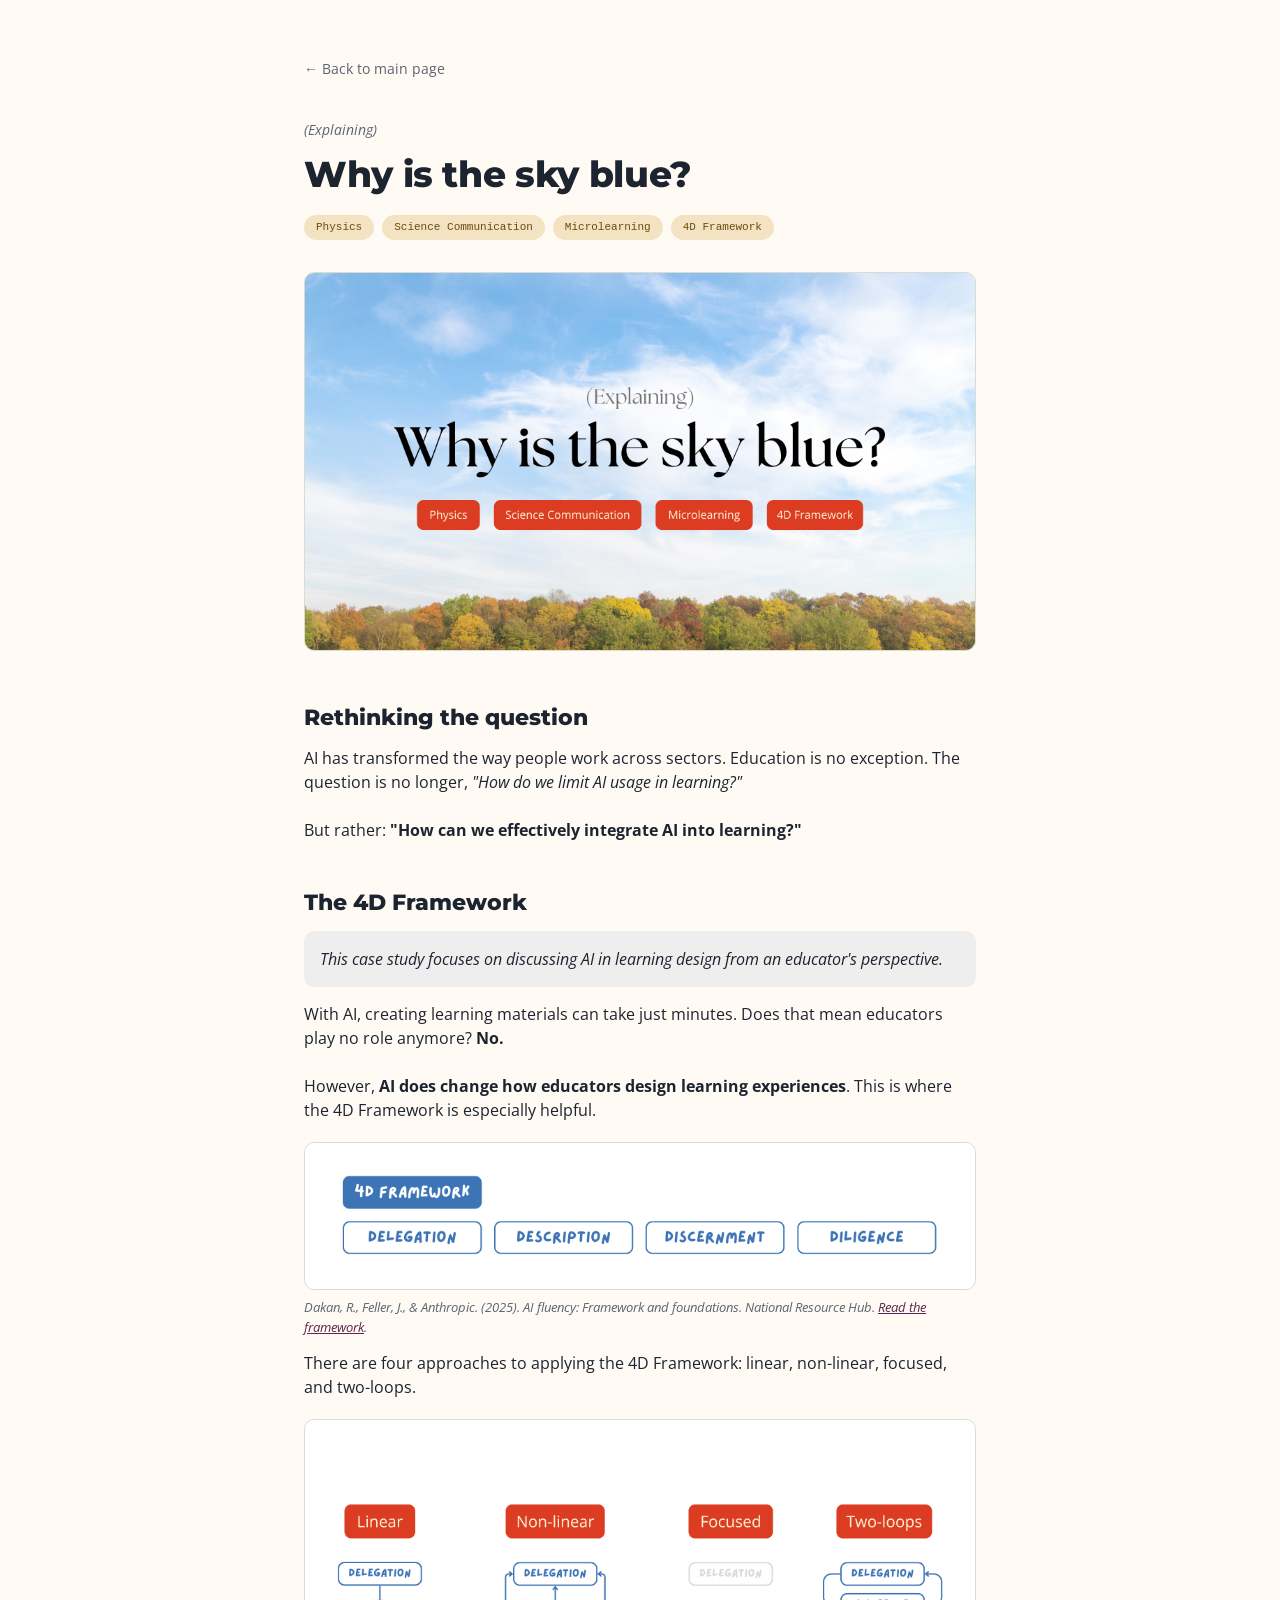
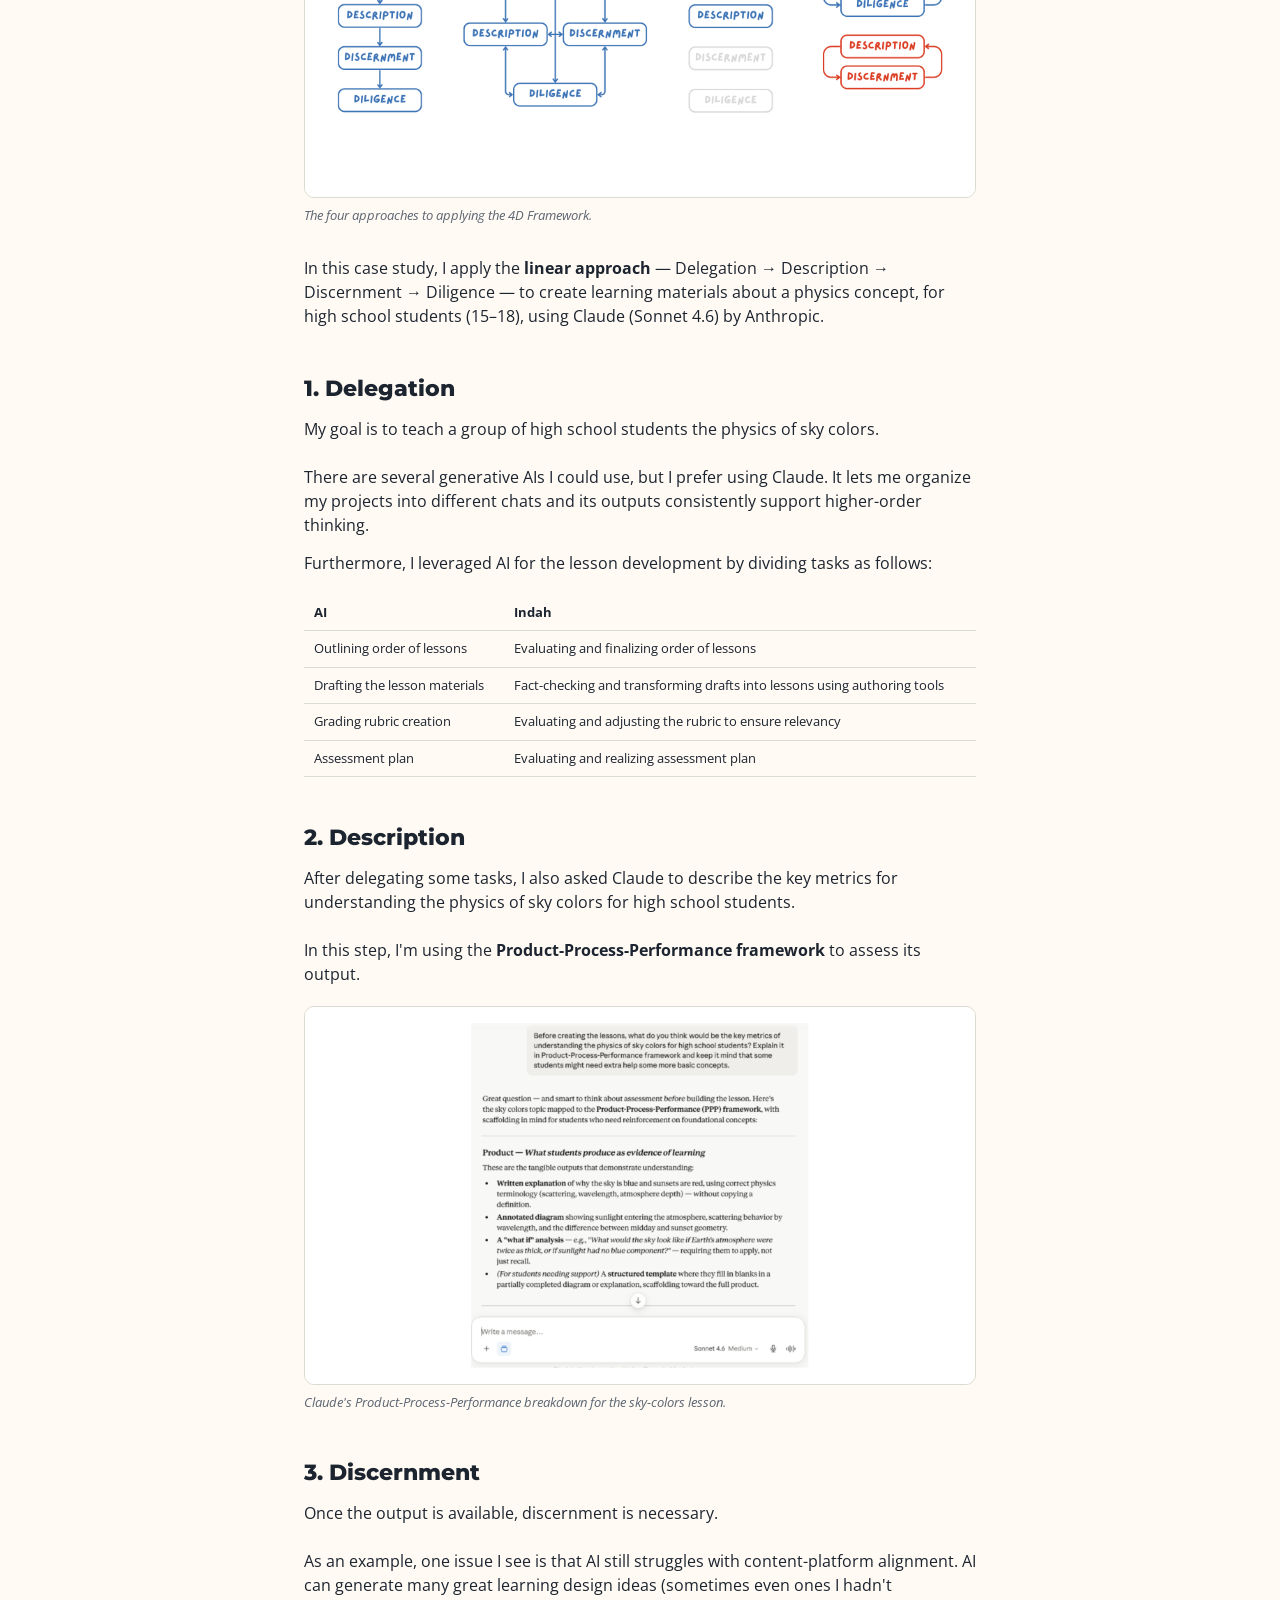
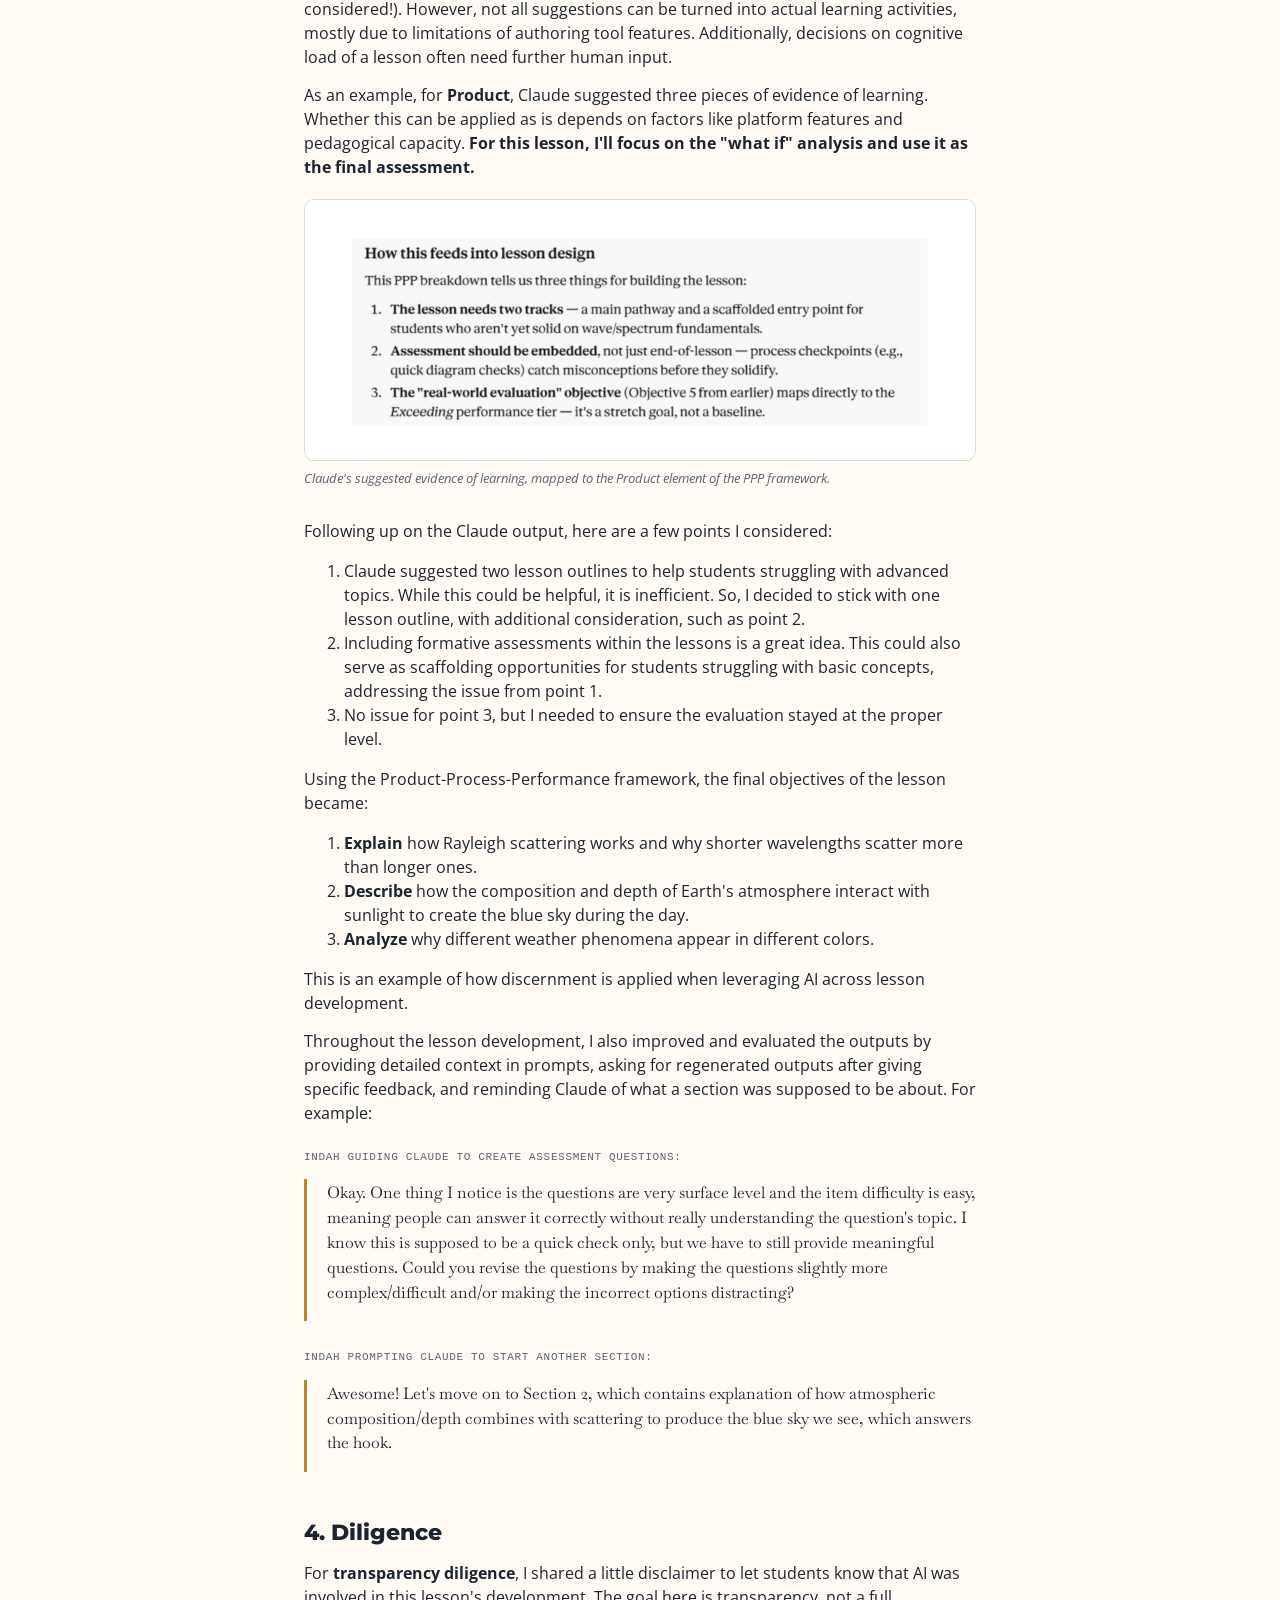
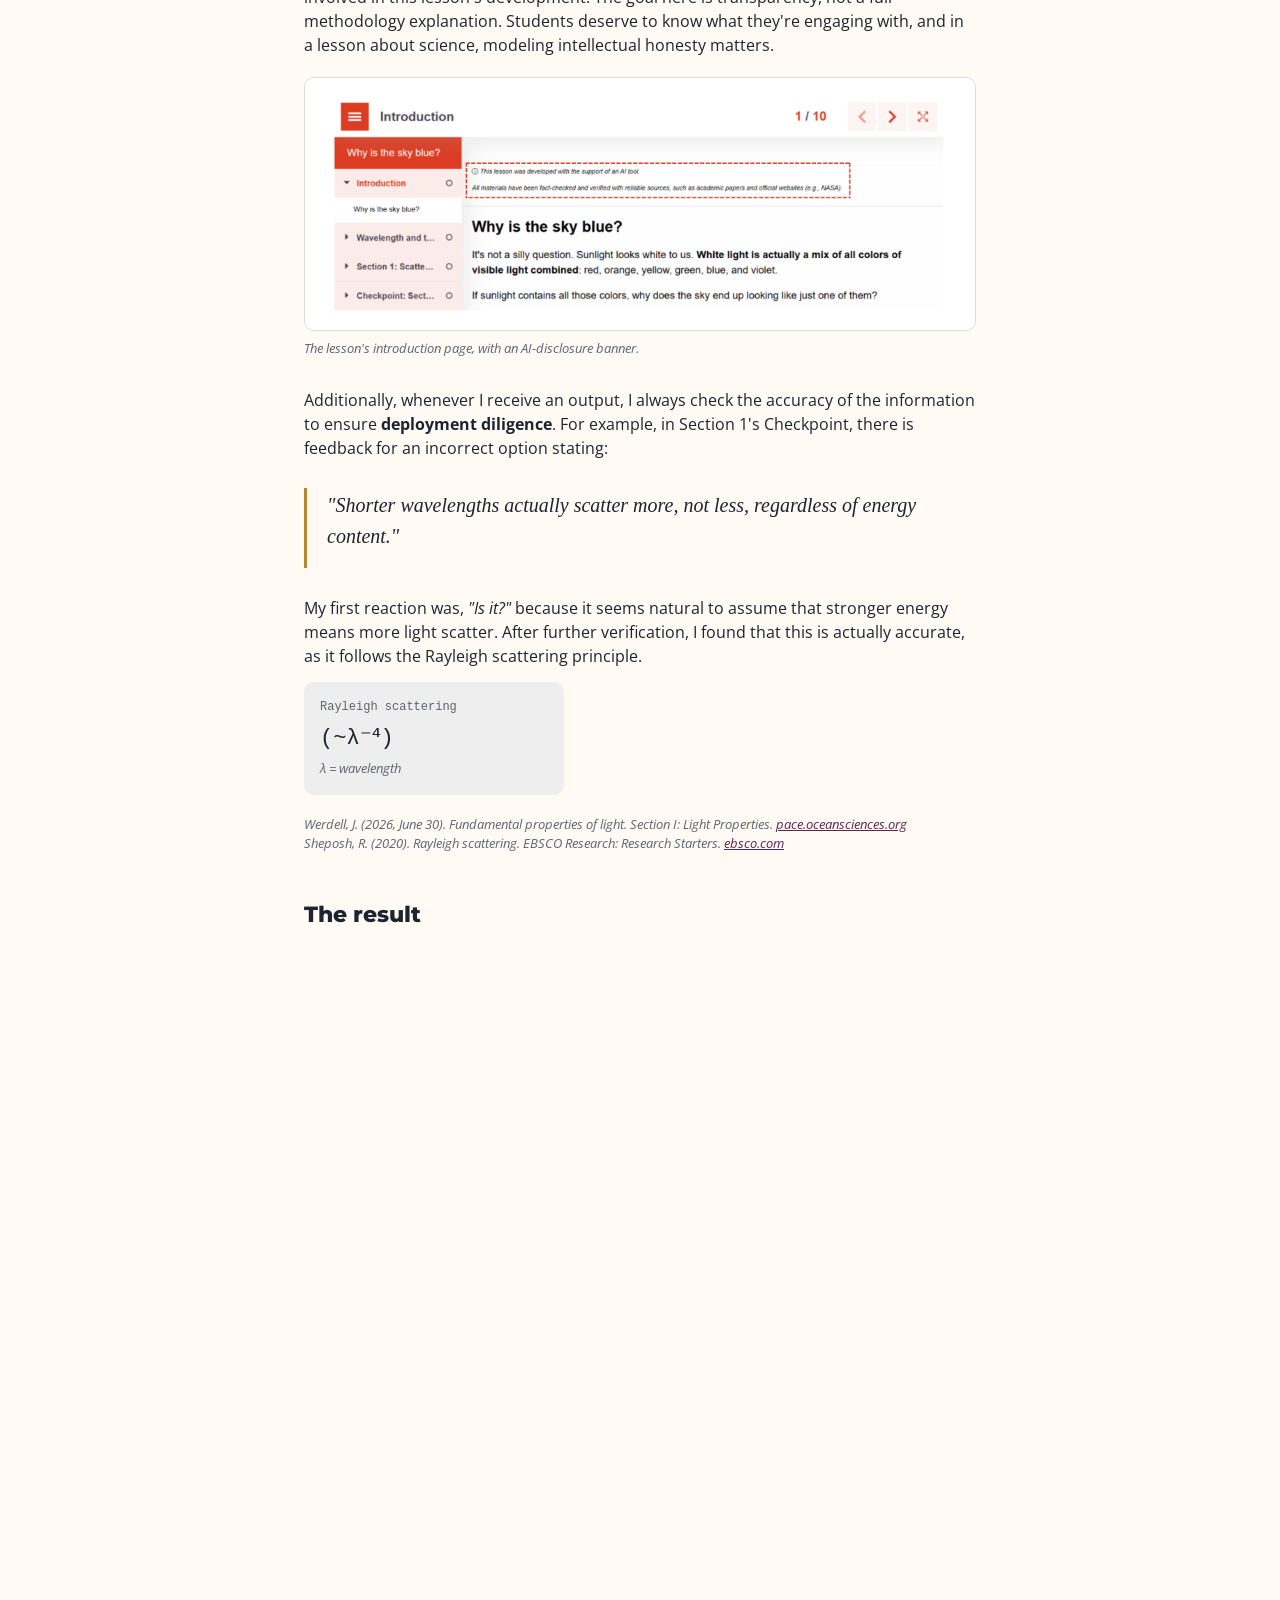
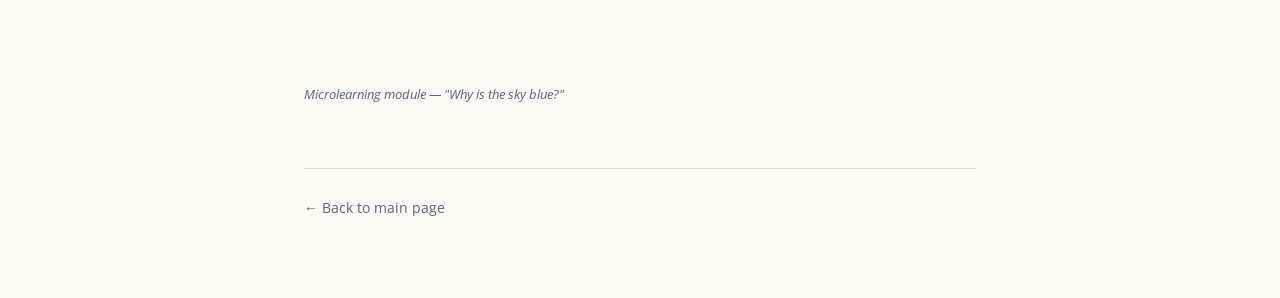
<file: webpages/teaching-ai-fluency.html>
<!doctype html>
<html lang="en">
  <head>
    <!-- Google tag (gtag.js) -->
    <script async src="https://www.googletagmanager.com/gtag/js?id=G-KQJCC9LDL4"></script>
    <script>
      window.dataLayer = window.dataLayer || [];
      function gtag(){dataLayer.push(arguments);}
      gtag('js', new Date());
    
      gtag('config', 'G-KQJCC9LDL4');
    </script>
    <meta charset="UTF-8" />
    <meta name="viewport" content="width=device-width, initial-scale=1.0" />
    <title>Teaching AI Fluency</title>
    <link rel="icon" type="image/x-icon" href="../indah-avatar-circle.png" />
    <link rel="preconnect" href="https://fonts.googleapis.com" />
    <link rel="preconnect" href="https://fonts.gstatic.com" crossorigin />
    <link
      href="https://fonts.googleapis.com/css2?family=Open+Sans:ital,wght@0,300..800;1,300..800&family=Montserrat:ital,wght@0,100..900;1,100..900&family=Baskervville:ital,wght@0,400..700;1,400..700&display=swap"
      rel="stylesheet"
    />
    
    <link rel="stylesheet" href="styles-pages.css" />
  </head>
  <body>
    <div class="wrap">
      <a class="back-link" href="https://indahships.github.io/projects/">&larr; Back to main page</a>

      <p class="eyebrow">(Explaining)</p>
      <h1>Why is the sky blue?</h1>
      <div class="tag-row">
        <span class="tag gold">Physics</span>
        <span class="tag gold">Science Communication</span>
        <span class="tag gold">Microlearning</span>
        <span class="tag gold">4D Framework</span>
      </div>

      <figure class="story-image" style="margin-bottom: 50px">
          <img src="teaching-ai-fluency/cover.png" alt="Why is the sky blue?" />
        </figure>

      <section id="reframe">
        <h2>Rethinking the question</h2>
        <p>
          AI has transformed the way people work across sectors. Education is no exception.
          The question is no longer, <em>"How do we limit AI usage in learning?"</em>
          </br>
          </br>
          But rather: <strong>"How can we effectively integrate AI into learning?"</strong>
        </p>
      </section>

      <section id="framework">
        <h2>The 4D Framework</h2>
        <p class="stat" style="margin-bottom: 15px;">
          <em>This case study focuses on discussing AI in learning design from an educator's perspective.</em>
        </p>
        <p>
          With AI, creating learning materials can take just minutes. Does that mean educators play no role anymore? <strong>No.</strong>
          </br>
          </br>
          However, <strong>AI does change how educators design learning experiences</strong>. This is where the 4D Framework is especially helpful.
        </p>
        <figure class="story-image">
          <img src="teaching-ai-fluency/4d-framework.png" alt="Framework: Delegation, Description, Discernment, Diligence" />
        </figure>
        <p class="placeholder-note">
          Dakan, R., Feller, J., &amp; Anthropic. (2025). <em>AI fluency: Framework and foundations</em>. National Resource Hub.
          <a href="https://hub.teachingandlearning.ie/resource/ai-fluency-framework-and-foundations/" target="_blank" rel="noopener">Read the framework</a>.
        </p>

        <p>
          There are four approaches to applying the 4D Framework: linear, non-linear, focused, and two-loops.
        </p>
        <figure class="story-image">
          <img src="teaching-ai-fluency/4d-approaches.png" alt="Diagram of the four approaches to applying the 4D Framework: linear, non-linear, focused, and two-loops" />
          <figcaption>The four approaches to applying the 4D Framework.</figcaption>
        </figure>
        <p>
          In this case study, I apply the <strong>linear approach</strong> — Delegation → Description → Discernment → Diligence — to create learning materials about a physics concept, for high school students (15–18), using Claude (Sonnet 4.6) by Anthropic.
        </p>
      </section>

      <section id="delegation">
        <h2>1. Delegation</h2>
        <p>
          My goal is to teach a group of high school students the physics of sky colors.
          </br>
          </br>
          There are several generative AIs I could use, but I prefer using Claude. It lets me organize my projects into different chats and its outputs consistently support higher-order thinking.
        </p>
        
        <p>Furthermore, I leveraged AI for the lesson development by dividing tasks as follows:</p>
        <table>
          <tr>
            <th style="color: var(--ink)">AI</th>
            <th style="color: var(--ink)">Indah</th>
          </tr>
          <tr>
            <td style="color: var(--ink)">Outlining order of lessons</td>
            <td style="color: var(--ink)">Evaluating and finalizing order of lessons</td>
          </tr>
          <tr>
            <td style="color: var(--ink)">Drafting the lesson materials</td>
            <td style="color: var(--ink)">Fact-checking and transforming drafts into lessons using authoring tools</td>
          </tr>
          <tr>
            <td style="color: var(--ink)">Grading rubric creation</td>
            <td style="color: var(--ink)">Evaluating and adjusting the rubric to ensure relevancy</td>
          </tr>
          <tr>
            <td style="color: var(--ink)">Assessment plan</td>
            <td style="color: var(--ink)">Evaluating and realizing assessment plan</td>
          </tr>
        </table>
      </section>

      <section id="description">
        <h2>2. Description</h2>
        <p>
          After delegating some tasks, I also asked Claude to describe the key metrics for understanding the physics of sky colors for high school students.
          </br>
          </br>
          In this step, I'm using the <strong>Product-Process-Performance framework</strong> to assess its output.
        </p>
        <figure class="story-image">
          <img src="teaching-ai-fluency/ai-evidence-of-learning.png" alt="Screenshot of a Claude chat describing the Product-Process-Performance breakdown for the sky-colors lesson" />
          <figcaption>Claude's Product-Process-Performance breakdown for the sky-colors lesson.</figcaption>
        </figure>
      </section>

      <section id="discernment">
        <h2>3. Discernment</h2>
        <p>
          Once the output is available, discernment is necessary.
          </br>
          </br>
          As an example, one issue I see is that AI still struggles with content-platform alignment. AI can generate many great learning design ideas (sometimes even ones I hadn't considered!). However, not all suggestions can be turned into actual learning activities, mostly due to limitations of authoring tool features. Additionally, decisions on cognitive load of a lesson often need further human input.
        </p>
        <p>
          As an example, for <strong>Product</strong>, Claude suggested three pieces of evidence of learning. Whether this can be applied as is depends on factors like platform features and pedagogical capacity. <strong>For this lesson, I'll focus on the "what if" analysis and use it as the final assessment.</strong>
        </p>
        <figure class="story-image">
          <img src="teaching-ai-fluency/ai-lesson-ideas.png" alt="Screenshot of a Claude chat listing three pieces of evidence of learning" />
          <figcaption>Claude's suggested evidence of learning, mapped to the Product element of the PPP framework.</figcaption>
        </figure>

        <p>Following up on the Claude output, here are a few points I considered:</p>
        <ol>
          <li>Claude suggested two lesson outlines to help students struggling with advanced topics. While this could be helpful, it is inefficient. So, I decided to stick with one lesson outline, with additional consideration, such as point 2.</li>
          <li>Including formative assessments within the lessons is a great idea. This could also serve as scaffolding opportunities for students struggling with basic concepts, addressing the issue from point 1.</li>
          <li>No issue for point 3, but I needed to ensure the evaluation stayed at the proper level.</li>
        </ol>

        <p>Using the Product-Process-Performance framework, the final objectives of the lesson became:</p>
        <ol>
          <li><strong>Explain</strong> how Rayleigh scattering works and why shorter wavelengths scatter more than longer ones.</li>
          <li><strong>Describe</strong> how the composition and depth of Earth's atmosphere interact with sunlight to create the blue sky during the day.</li>
          <li><strong>Analyze</strong> why different weather phenomena appear in different colors.</li>
        </ol>
        <p>This is an example of how discernment is applied when leveraging AI across lesson development.</p>

        <p>
          Throughout the lesson development, I also improved and evaluated the outputs by providing detailed context in prompts, asking for regenerated outputs after giving specific feedback, and reminding Claude of what a section was supposed to be about. For example:
        </p>
        <p class="quote-label">Indah guiding Claude to create assessment questions:</p>
        <blockquote class="dialogue">
          <p>Okay. One thing I notice is the questions are very surface level and the item difficulty is easy, meaning people can answer it correctly without really understanding the question's topic. I know this is supposed to be a quick check only, but we have to still provide meaningful questions. Could you revise the questions by making the questions slightly more complex/difficult and/or making the incorrect options distracting?</p>
        </blockquote>
        <p class="quote-label">Indah prompting Claude to start another section:</p>
        <blockquote class="dialogue">
          <p>Awesome! Let's move on to Section 2, which contains explanation of how atmospheric composition/depth combines with scattering to produce the blue sky we see, which answers the hook.</p>
        </blockquote>
      </section>

      <section id="diligence">
        <h2>4. Diligence</h2>
        <p>
          For <strong>transparency diligence</strong>, I shared a little disclaimer to let students know that AI was involved in this lesson's development. The goal here is transparency, not a full methodology explanation. Students deserve to know what they're engaging with, and in a lesson about science, modeling intellectual honesty matters.
        </p>
        <figure class="story-image">
          <img src="teaching-ai-fluency/diligence-application.png" alt="Screenshot of the lesson interface showing an AI-disclosure banner above the introduction page" />
          <figcaption>The lesson's introduction page, with an AI-disclosure banner.</figcaption>
        </figure>

        <p>
          Additionally, whenever I receive an output, I always check the accuracy of the information to ensure <strong>deployment diligence</strong>. For example, in Section 1's Checkpoint, there is feedback for an incorrect option stating:
        </p>
        <blockquote>
          <p>"Shorter wavelengths actually scatter more, not less, regardless of energy content."</p>
        </blockquote>
        <p>
          My first reaction was, <em>"Is it?"</em> because it seems natural to assume that stronger energy means more light scatter. After further verification, I found that this is actually accurate, as it follows the Rayleigh scattering principle.
        </p>
        <div class="stats" style="grid-template-columns: 1fr; max-width: 260px; margin-bottom: 20px;">
          <div class="stat">
            <p class="label">Rayleigh scattering</p>
            <p class="value">(~λ⁻⁴)</p>
            <p class="placeholder-note" style="margin: 4px 0 0;">λ = wavelength</p>
          </div>
        </div>
        <p class="placeholder-note">
          Werdell, J. (2026, June 30). <em>Fundamental properties of light</em>. Section I: Light Properties. <a href="https://pace.oceansciences.org/prop_of_light.cgi" target="_blank" rel="noopener">pace.oceansciences.org</a>
          </br>
          Sheposh, R. (2020). Rayleigh scattering. EBSCO Research: Research Starters. <a href="https://www.ebsco.com/research-starters/chemistry/rayleigh-scattering" target="_blank" rel="noopener">ebsco.com</a>
        </p>
      </section>

      <section id="result">
        <h2>The result</h2>
        <figure class="story-image">
          <iframe src="https://app.lumi.education/api/v1/run/2U8qcI/embed" width="1088" height="720" frameborder="0" allowfullscreen="allowfullscreen" allow="geolocation *; microphone *; camera *; midi *; encrypted-media *"></iframe><script src="https://app.Lumi.education/api/v1/h5p/core/js/h5p-resizer.js" charset="UTF-8"></script>
          <figcaption>Microlearning module — "Why is the sky blue?"</figcaption>
        </figure>
      </section>

      <div class="footer-nav">
        <a href="https://indahships.github.io/projects/">&larr; Back to main page</a>
      </div>
    </div>
  </body>
</html>
</file>
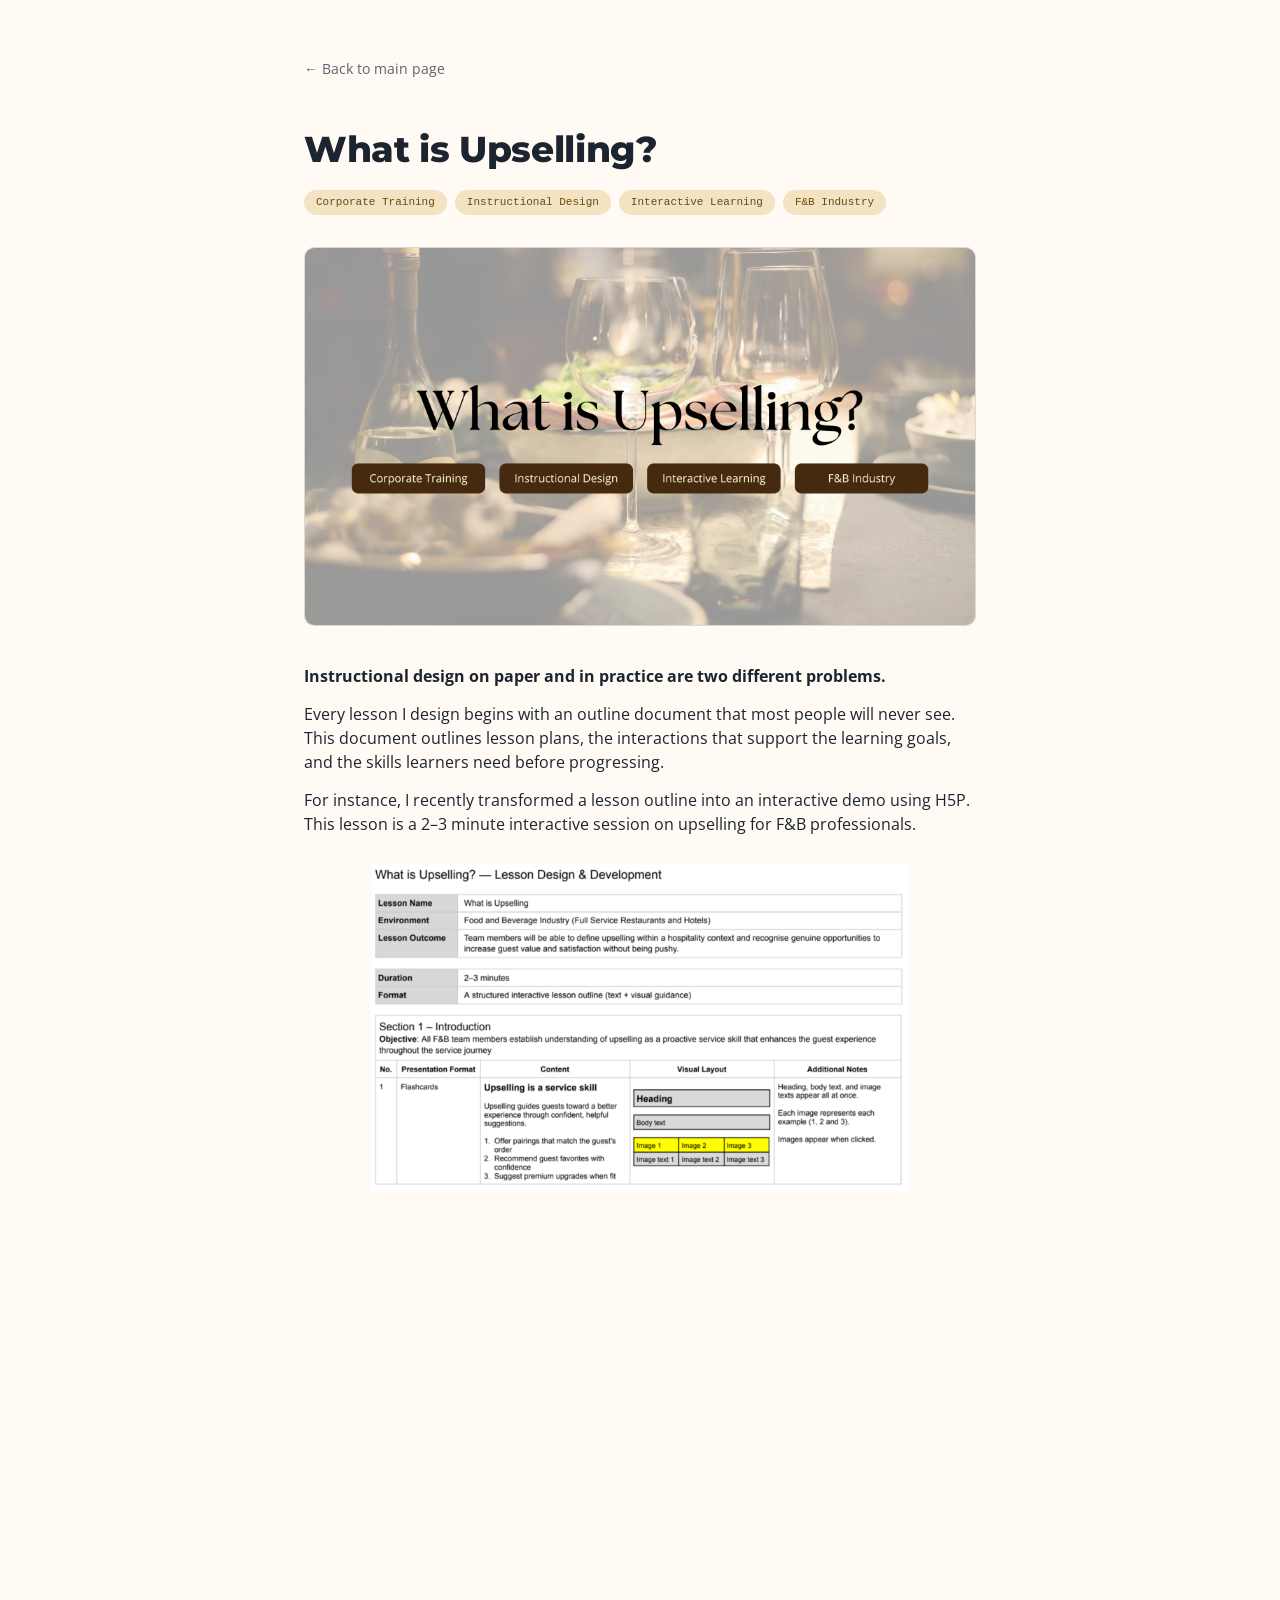
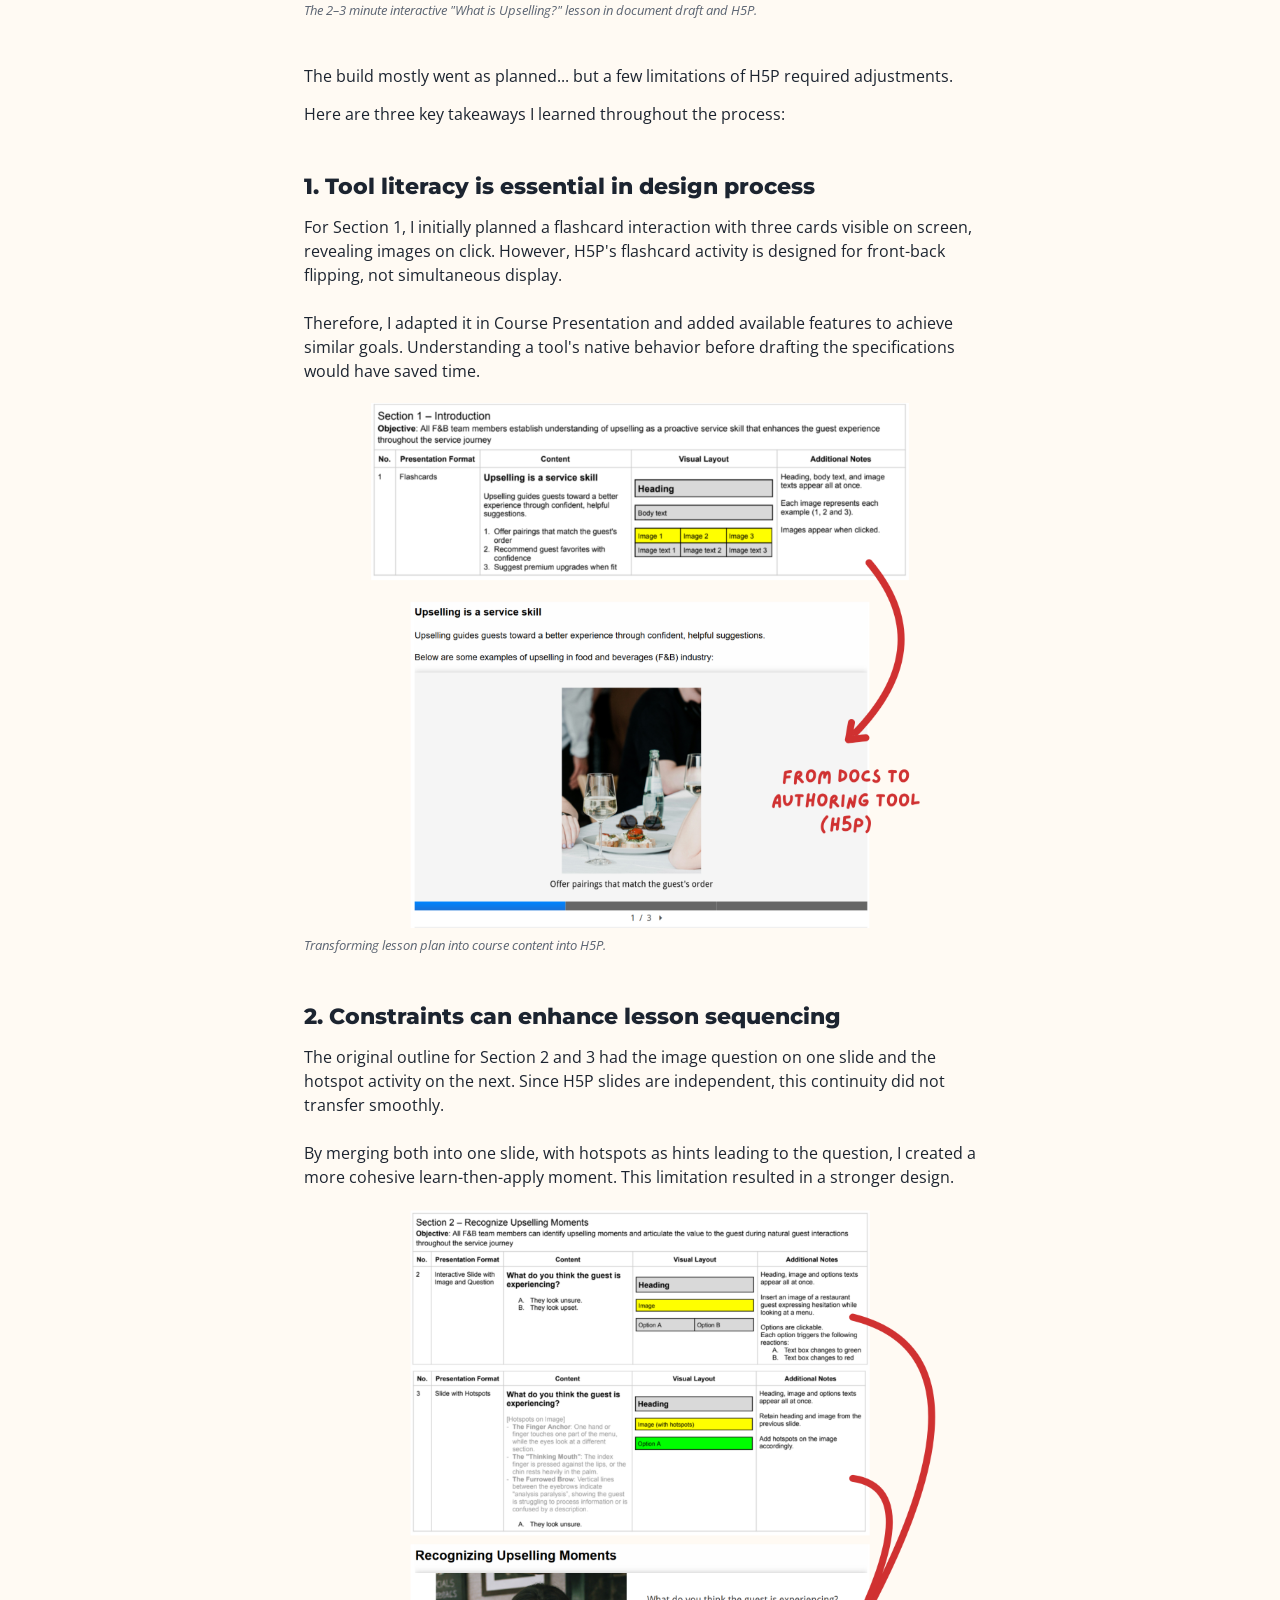
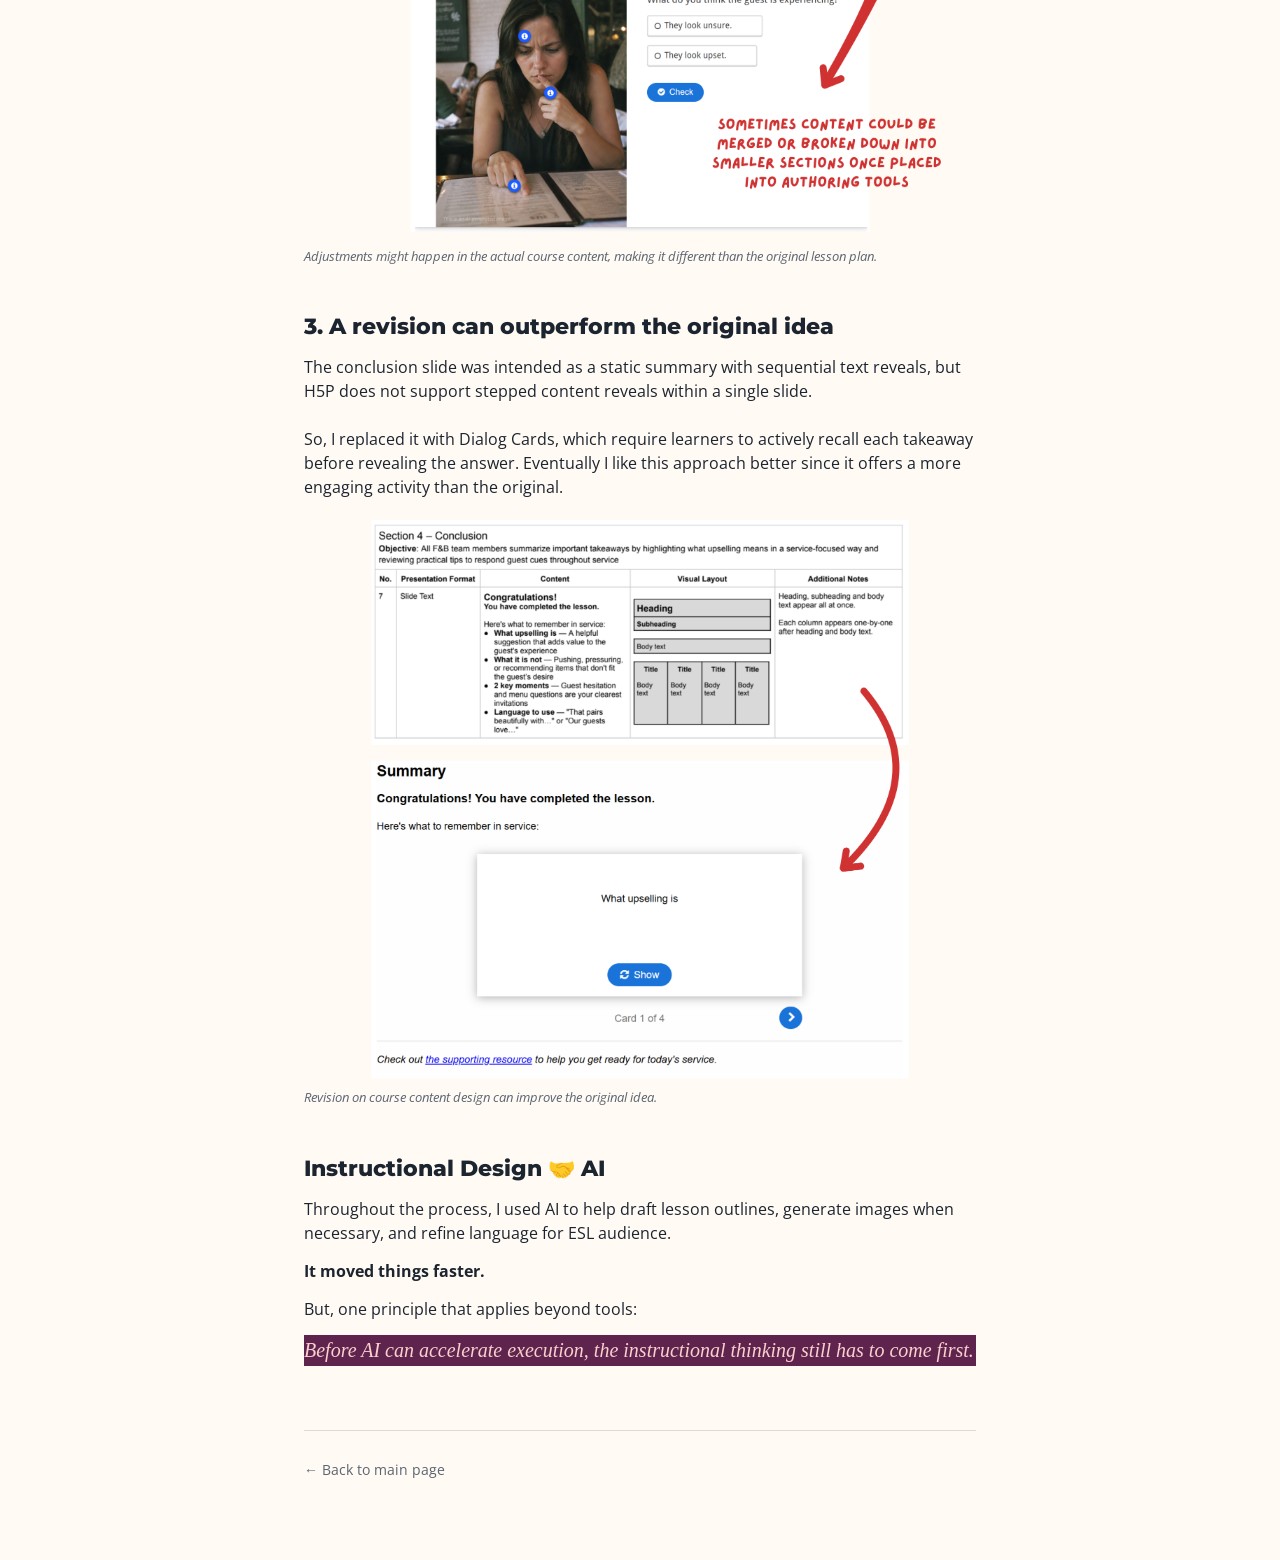
<file: webpages/what-is-upselling.html>
<!doctype html>
<html lang="en">
  <head>
    <!-- Google tag (gtag.js) -->
    <script async src="https://www.googletagmanager.com/gtag/js?id=G-KQJCC9LDL4"></script>
    <script>
      window.dataLayer = window.dataLayer || [];
      function gtag(){dataLayer.push(arguments);}
      gtag('js', new Date());
  
      gtag('config', 'G-KQJCC9LDL4');
    </script>
    <meta charset="UTF-8" />
    <meta name="viewport" content="width=device-width, initial-scale=1.0" />
    <title>What is Upselling?</title>
    <link rel="icon" type="image/x-icon" href="../indah-avatar-circle.png" />
    <link rel="preconnect" href="https://fonts.googleapis.com" />
    <link rel="preconnect" href="https://fonts.gstatic.com" crossorigin />
    <link
      href="https://fonts.googleapis.com/css2?family=Open+Sans:ital,wght@0,300..800;1,300..800&family=Montserrat:ital,wght@0,100..900;1,100..900&family=Baskervville:ital,wght@0,400..700;1,400..700&display=swap"
      rel="stylesheet"
    />
    <link rel="stylesheet" href="./styles-pages.css" />
  </head>
  <body>
    <div class="wrap">
      <a class="back-link" href="https://indahships.github.io/projects/">&larr; Back to main page</a>

      <h1>What is Upselling?</h1>
      <div class="tag-row">
        <span class="tag gold">Corporate Training</span>
        <span class="tag gold">Instructional Design</span>
        <span class="tag gold">Interactive Learning</span>
        <span class="tag gold">F&amp;B Industry</span>
      </div>

      <figure class="story-image" style="padding-bottom: 30px">
        <img src="what-is-upselling/cover.png" alt="What is Upselling?" />
      </figure>

      <section id="intro">
        <p><strong>Instructional design on paper and in practice are two different problems.</strong></p>
        <p>
          Every lesson I design begins with an outline document that most people will never see. This document outlines lesson plans, the interactions that support the learning goals, and the skills learners need before progressing.
        </p>
        <p>
          For instance, I recently transformed a lesson outline into an interactive demo using H5P. This lesson is a 2–3 minute interactive session on upselling for F&amp;B professionals.
        </p>
        <figure class="story-image" style="padding-bottom: 15px">
        <img style="border: none;" src="what-is-upselling/1.png" alt="Course design draft" />
      </figure>
        <figure class="story-image">
          <figure class="story-image">
            <iframe src="https://app.lumi.education/api/v1/run/vON81U/embed" width="100%" height="360" frameborder="0" allowfullscreen="allowfullscreen" allow="geolocation *; microphone *; camera *; midi *; encrypted-media *"></iframe>
          </figure>
          <figcaption>The 2–3 minute interactive "What is Upselling?" lesson in document draft and H5P.</figcaption>
        </figure>
      </section>

      <section id="build">
        <p>The build mostly went as planned... but a few limitations of H5P required adjustments.</p>
        <p>Here are three key takeaways I learned throughout the process:</p>
      </section>

      <section id="takeaway-1">
        <h2>1. Tool literacy is essential in design process</h2>
        <p>
          For Section 1, I initially planned a flashcard interaction with three cards visible on screen, revealing images on click. However, H5P's flashcard activity is designed for front-back flipping, not simultaneous display.
          </br>
          </br>
          Therefore, I adapted it in Course Presentation and added available features to achieve similar goals. Understanding a tool's native behavior before drafting the specifications would have saved time.
        </p>
        <figure class="story-image">
          <img style="border: none;" src="what-is-upselling/2.png" alt="Transforming lesson plan into course content" />
          <figcaption>Transforming lesson plan into course content into H5P.</figcaption>
        </figure>
      </section>

      <section id="takeaway-2">
        <h2>2. Constraints can enhance lesson sequencing</h2>
        <p>
          The original outline for Section 2 and 3 had the image question on one slide and the hotspot activity on the next. Since H5P slides are independent, this continuity did not transfer smoothly.
          </br>
          </br>
          By merging both into one slide, with hotspots as hints leading to the question, I created a more cohesive learn-then-apply moment. This limitation resulted in a stronger design.
        </p>
        <figure class="story-image">
          <img style="border: none;" src="what-is-upselling/3.png" alt="Adjustments in the actual course content" />
          <figcaption>Adjustments might happen in the actual course content, making it different than the original lesson plan.</figcaption>
        </figure>
      </section>

      <section id="takeaway-3">
        <h2>3. A revision can outperform the original idea</h2>
        <p>
          The conclusion slide was intended as a static summary with sequential text reveals, but H5P does not support stepped content reveals within a single slide.
          </br>
          </br>
          So, I replaced it with Dialog Cards, which require learners to actively recall each takeaway before revealing the answer. Eventually I like this approach better since it offers a more engaging activity than the original.
        </p>
        <figure class="story-image">
          <img style="border: none;" src="what-is-upselling/4.png" alt="Revision can enhance original idea" />
          <figcaption>Revision on course content design can improve the original idea.</figcaption>
        </figure>
      </section>

      <section id="ai">
        <h2>Instructional Design 🤝 AI</h2>
        <p>
          Throughout the process, I used AI to help draft lesson outlines, generate images when necessary, and refine language for ESL audience.</p>
        <p><strong>It moved things faster.</strong></p>
        <p>
          But, one principle that applies beyond tools:
        </p>
        <blockquote style="border: none; border-radius: 0; background-color: var(--teal); padding: 0px; margin: 0;">
          <p style="color: var(--teal-light)">
            Before AI can accelerate execution, the instructional thinking still has to come first.
          </p>
        </blockquote>
      </section>

      <div class="footer-nav">
        <a href="https://indahships.github.io/projects/">&larr; Back to main page</a>
      </div>
    </div>
  </body>
</html>
</file>
<file: styles.css>
:root {
  --paper: #fffaf3;
  --paper-alt: #eeeeee;
  --ink: #1c2430;
  --ink-soft: #5b6472;
  --ink-faint: #8a93a0;
  --accent: #b30753;
  --accent-dark: #5e244e;
  --highlight: #fbe33a;
  --line: #dbdcd1;
  --card: #ffffff;
  --card-tint: #ede4de;
  --radius-lg: 18px;
  --radius-md: 12px;
  --radius-sm: 999px;
  --max: 1120px;
  --pad: clamp(1.25rem, 4vw, 3rem);
}

* {
  box-sizing: border-box;
}
html {
  scroll-behavior: smooth;
}
@media (prefers-reduced-motion: reduce) {
  html {
    scroll-behavior: auto;
  }
  * {
    animation-duration: 0.001ms !important;
    transition-duration: 0.001ms !important;
  }
}

body {
  margin: 0;
  background: var(--paper);
  color: var(--ink);
  font-family:
    "Open Sans",
    -apple-system,
    BlinkMacSystemFont,
    sans-serif;
  line-height: 1.5;
  -webkit-font-smoothing: antialiased;
}

h1,
h2,
h3 {
  font-family: "Montserrat", Arial, Helvetica, sans-serif;
  font-weight: 800;
  line-height: 1.12;
  margin: 0;
  color: var(--ink);
}

p {
  margin: 0;
}
a {
  color: inherit;
  text-decoration: none;
}

.eyebrow {
  font-family: "IBM Plex Mono", monospace;
  font-size: 0.72rem;
  letter-spacing: 0.14em;
  text-transform: uppercase;
  color: var(--accent);
  display: inline-block;
  margin-bottom: 0.9rem;
}

.hl {
  background-image: linear-gradient(
    180deg,
    transparent 62%,
    var(--highlight) 62%,
    var(--highlight) 92%,
    transparent 92%
  );
  padding: 0 0.05em;
}

.wrap {
  max-width: var(--max);
  margin: 0 auto;
  padding-left: var(--pad);
  padding-right: var(--pad);
}

/* ---------- Nav ---------- */
header.site-nav {
  position: sticky;
  top: 0;
  z-index: 50;
  background: rgba(243, 244, 238, 0.85);
  backdrop-filter: blur(8px);
  border-bottom: 1px solid var(--line);
}
.nav-inner {
  max-width: var(--max);
  margin: 0 auto;
  padding: 1rem var(--pad);
  display: flex;
  align-items: center;
  justify-content: space-between;
}
.nav-logo {
  font-family: "Montserrat", serif;
  font-weight: 800;
  font-size: 1.75rem;
  letter-spacing: 0.01em;
}
.nav-links {
  display: flex;
  gap: 2rem;
  list-style: none;
  margin: 0;
  padding: 0;
}
.nav-links a {
  font-family: "IBM Plex Mono", monospace;
  font-size: 0.72rem;
  letter-spacing: 0.1em;
  text-transform: uppercase;
  color: var(--ink-soft);
  transition: color 0.15s ease;
}
.nav-links a:hover,
.nav-links a:focus-visible {
  color: var(--accent);
}
.nav-toggle {
  display: none;
  background: none;
  border: 1px solid var(--line);
  border-radius: 8px;
  width: 38px;
  height: 38px;
  align-items: center;
  justify-content: center;
  cursor: pointer;
}
.nav-toggle span,
.nav-toggle span::before,
.nav-toggle span::after {
  content: "";
  display: block;
  width: 16px;
  height: 2px;
  background: var(--ink);
  position: relative;
  transition: transform 0.2s ease;
}
.nav-toggle span::before {
  position: absolute;
  top: -5px;
}
.nav-toggle span::after {
  position: absolute;
  top: 5px;
}

@media (max-width: 720px) {
  .nav-links {
    position: absolute;
    top: 100%;
    left: 0;
    right: 0;
    flex-direction: column;
    gap: 0;
    background: var(--paper);
    border-bottom: 1px solid var(--line);
    max-height: 0;
    overflow: hidden;
    transition: max-height 0.25s ease;
  }
  .nav-links.open {
    max-height: 280px;
  }
  .nav-links a {
    padding: 0.9rem var(--pad);
    border-top: 1px solid var(--line);
  }
  .nav-toggle {
    display: flex;
  }
}

/* ---------- Sections generic ---------- */
section {
  padding: clamp(3rem, 8vw, 6rem) 0;
}
.section-head {
  max-width: 640px;
  margin-bottom: 2.75rem;
}
.section-head h2 {
  font-size: clamp(1.7rem, 3.4vw, 2.4rem);
}
.section-head p {
  color: var(--ink-soft);
  margin-top: 0.85rem;
  font-size: 1.02rem;
}

.reveal {
  opacity: 0;
  transform: translateY(14px);
  transition:
    opacity 0.5s ease,
    transform 0.5s ease;
}
.reveal.is-visible {
  opacity: 1;
  transform: none;
}

/* ---------- Hero ---------- */
.hero {
  padding-top: clamp(3.5rem, 10vw, 6.5rem);
  padding-bottom: clamp(2.5rem, 6vw, 4rem);
}
.hero h1 {
  font-size: clamp(2.4rem, 6vw, 4rem);
  max-width: 16ch;
}
.hero-sub {
  margin-top: 1.4rem;
  max-width: 52ch;
  font-size: 1.08rem;
  color: var(--ink-soft);
}
.hero-actions {
  margin-top: 2.2rem;
  display: flex;
  flex-wrap: wrap;
  gap: 0.9rem;
}
.btn {
  font-family: "Open Sans", sans-serif;
  font-weight: 700;
  font-size: 0.92rem;
  padding: 0.75rem 1.5rem;
  border-radius: var(--radius-sm);
  display: inline-flex;
  align-items: center;
  gap: 0.4rem;
  transition:
    background 0.15s ease,
    border-color 0.15s ease,
    color 0.15s ease,
    transform 0.15s ease;
  cursor: pointer;
}
.btn-primary {
  background: var(--accent);
  color: #fff;
  border: 1px solid var(--accent);
}
.btn-primary:hover {
  background: var(--accent-dark);
  border-color: var(--accent-dark);
  transform: translateY(-1px);
}
.btn-ghost {
  background: transparent;
  color: var(--ink);
  border: 1px solid var(--line);
}
.btn-ghost:hover {
  border-color: var(--accent);
  color: var(--accent);
  transform: translateY(-1px);
}

.hero-tags {
  margin-top: 2.8rem;
  display: flex;
  flex-wrap: wrap;
  gap: 0.5rem;
}
.pill {
  font-family: "IBM Plex Mono", monospace;
  font-size: 0.7rem;
  letter-spacing: 0.05em;
  padding: 0.4rem 0.85rem;
  border-radius: var(--radius-sm);
  background: var(--paper-alt);
  color: var(--ink-soft);
  border: 1px solid var(--line);
}

/* ---------- About ---------- */
.about-grid {
  display: grid;
  grid-template-columns: 1.3fr 1fr;
  gap: 3rem;
}
.about-body p {
  color: var(--ink-soft);
  font-size: 1.02rem;
}
.about-body p + p {
  margin-top: 1rem;
}

.competency-grid {
  display: grid;
  grid-template-rows: 1fr 1fr;
  gap: 2rem;
}
.competency-box h3 {
  font-size: 1rem;
  font-family: "IBM Plex Mono", monospace;
  text-transform: uppercase;
  letter-spacing: 0.08em;
  font-weight: 500;
  color: var(--ink-faint);
  margin-bottom: 1rem;
}
.competency-list {
  display: flex;
  flex-wrap: wrap;
  gap: 0.5rem;
}
@media (max-width: 800px) {
  .about-grid {
    grid-template-columns: 1fr;
  }
}

/* ---------- Experience ---------- */
.exp-layout {
  display: grid;
  grid-template-columns: 1.5fr 1fr;
  gap: 3rem;
  align-items: start;
}
.exp-item {
  padding: 1.6rem 0;
  border-top: 1px solid var(--line);
  display: grid;
  grid-template-columns: 1fr auto;
  gap: 1rem;
}
.exp-item:last-child {
  border-bottom: 1px solid var(--line);
}
.exp-role {
  font-weight: 600;
  font-size: 1.02rem;
}
.exp-org {
  color: var(--ink-soft);
  font-size: 0.95rem;
  margin-top: 0.2rem;
}
.exp-desc {
  color: var(--ink-soft);
  font-size: 0.93rem;
  margin-top: 0.6rem;
  max-width: 48ch;
}
.exp-date {
  font-family: "IBM Plex Mono", monospace;
  font-size: 0.72rem;
  color: var(--ink-faint);
  white-space: nowrap;
  text-align: right;
  padding-top: 0.2rem;
}
@media (max-width: 560px) {
  .exp-item {
    grid-template-columns: 1fr;
  }
  .exp-date {
    text-align: left;
  }
}

.edu-card,
.cert-card {
  background: var(--card);
  border: 1px solid var(--line);
  border-radius: var(--radius-md);
  padding: 1.6rem;
}
.edu-card + .cert-card {
  margin-top: 1.2rem;
}
.edu-card h3,
.cert-card h3 {
  font-family: "IBM Plex Mono", monospace;
  text-transform: uppercase;
  font-size: 0.72rem;
  letter-spacing: 0.08em;
  font-weight: 500;
  color: var(--ink-faint);
  margin-bottom: 0.9rem;
}
.edu-degree {
  font-weight: 600;
  font-size: 1rem;
}
.edu-school {
  color: var(--ink-soft);
  font-size: 0.93rem;
  margin-top: 0.25rem;
}
.edu-meta {
  font-size: 0.85rem;
  color: var(--ink-faint);
  margin-top: 0.6rem;
}
.cert-item {
  font-size: 0.9rem;
  color: var(--ink-soft);
}
.cert-item + .cert-item {
  margin-top: 0.5rem;
}

@media (max-width: 800px) {
  .exp-layout {
    grid-template-columns: 1fr;
  }
}

/* ---------- Avatar ---------- */
.about-intro {
  display: flex;
  align-items: center;
  gap: 1.1rem;
  margin-bottom: 1.7rem;
}
.avatar {
  width: 80px;
  height: 80px;
  border-radius: 50%;
  flex-shrink: 0;
  background: linear-gradient(135deg, var(--accent), var(--accent-dark));
  color: #fff;
  font-family: "Montserrat", serif;
  font-weight: 600;
  font-size: 1.6rem;
  display: flex;
  align-items: center;
  justify-content: center;
}
.avatar-img {
  width: 80px;
  height: 80px;
  border-radius: 50%;
  object-fit: cover;
  display: block;
  flex-shrink: 0;
}
.about-name {
  font-weight: 600;
  font-size: 1.05rem;
}
.about-role {
  font-family: "IBM Plex Mono", monospace;
  font-size: 0.72rem;
  letter-spacing: 0.08em;
  text-transform: uppercase;
  color: var(--ink-soft);
  margin-top: 0.3rem;
}

/* ---------- Work ---------- */
.work-grid {
  display: grid;
  grid-template-columns: repeat(2, 1fr);
  gap: 1.5rem;
}
@media (max-width: 800px) {
  .work-grid {
    grid-template-columns: 1fr;
  }
}
.work-card {
  background: var(--card);
  border-radius: var(--radius-lg);
  overflow: hidden;
  border-top: 4px solid var(--card-accent, var(--accent));
  box-shadow: 0 1px 2px rgba(20, 20, 10, 0.04);
  display: flex;
  flex-direction: column;
  height: 100%;
}
.work-cover {
  aspect-ratio: 16/9;
  position: relative;
  overflow: hidden;
  background: linear-gradient(
    135deg,
    var(--card-tint, var(--paper-alt)) 0%,
    #fff 75%
  );
}
.work-cover::after {
  content: attr(data-letter);
  position: absolute;
  right: -0.05em;
  bottom: -0.28em;
  font-family: "Fraunces", serif;
  font-weight: 700;
  font-size: 7rem;
  line-height: 1;
  color: var(--card-accent, var(--accent));
  opacity: 0.16;
}
.work-cover-label {
  position: absolute;
  top: 0.85rem;
  left: 0.85rem;
  font-family: "IBM Plex Mono", monospace;
  font-size: 0.62rem;
  letter-spacing: 0.05em;
  text-transform: uppercase;
  color: var(--card-accent, var(--accent));
  background: rgba(255, 255, 255, 0.78);
  padding: 0.3rem 0.6rem;
  border-radius: 999px;
  z-index: 1;
}
.work-cover-img {
  width: 100%;
  height: 100%;
  object-fit: cover;
  display: block;
}
.work-card-body {
  padding: 1.6rem 1.9rem 1.9rem;
  display: flex;
  flex-direction: column;
  flex-grow: 1;
}
.work-tags {
  display: flex;
  flex-wrap: wrap;
  gap: 0.4rem;
  margin-bottom: 1rem;
}
.work-tag {
  font-family: "IBM Plex Mono", monospace;
  font-size: 0.66rem;
  letter-spacing: 0.04em;
  padding: 0.3rem 0.6rem;
  border-radius: var(--radius-sm);
  background: var(--card-tint, var(--paper-alt));
  color: var(--ink-soft);
}
.work-title {
  font-size: 1.2rem;
  margin-bottom: 0.7rem;
}
.work-desc {
  color: var(--ink-soft);
  font-size: 0.94rem;
  flex-grow: 1;
}
.work-link {
  margin-top: 1.4rem;
  font-family: "IBM Plex Mono", monospace;
  font-size: 0.75rem;
  letter-spacing: 0.05em;
  color: var(--accent);
  display: inline-flex;
  align-items: center;
  gap: 0.35rem;
  width: fit-content;
  border-bottom: 1px solid transparent;
  transition: border-color 0.15s ease;
}
.work-link:hover {
  border-color: var(--accent);
}

/* ---------- Contact ---------- */
.contact-section {
  background: #280f34;
  color: var(--paper);
  border-radius: var(--radius-lg);
  margin: 0 var(--pad);
  padding: clamp(2.5rem, 6vw, 4rem);
}
.contact-section .eyebrow {
  color: var(--highlight);
}
.contact-section h2 {
  color: #fff;
  font-size: clamp(1.8rem, 4vw, 2.8rem);
  max-width: 18ch;
}
.contact-section p {
  color: #b9c0cc;
  margin-top: 1rem;
  max-width: 48ch;
  font-size: 1.02rem;
}
.contact-links {
  margin-top: 2.2rem;
  display: flex;
  flex-wrap: wrap;
  gap: 0.9rem;
}
.contact-section .btn-primary {
  background: #b30753;
  color: #ffffff;
  border-color: #b30753;
}
.contact-section .btn-primary:hover {
  background: #f5d800;
  border-color: #f5d800;
  color: #280f34;
}
.contact-section .btn-ghost {
  border-color: #3a4658;
  color: #fff;
}
.contact-section .btn-ghost:hover {
  border-color: var(--highlight);
  color: var(--highlight);
}

footer {
  text-align: center;
  padding: 2.5rem var(--pad) 3rem;
  font-family: "IBM Plex Mono", monospace;
  font-size: 0.72rem;
  color: var(--ink-faint);
}

/* ---------- Work card actions + demo trigger ---------- */
.work-actions {
  margin-top: 1.4rem;
  display: flex;
  align-items: center;
  flex-wrap: wrap;
  gap: 0.9rem;
}
.work-actions .work-link {
  margin-top: 0;
}
.btn-demo {
  background: var(--card-accent, var(--accent));
  color: #fff;
  border: 1px solid var(--card-accent, var(--accent));
  padding: 0.55rem 1.15rem;
  font-size: 0.8rem;
  margin-left: auto;
}
.btn-demo:hover {
  filter: brightness(0.9);
  transform: translateY(-1px);
}

/* ---------- Demo popup modal ---------- */
.modal-overlay {
  display: none;
  position: fixed;
  inset: 0;
  background: rgba(20, 20, 15, 0.72);
  backdrop-filter: blur(3px);
  align-items: center;
  justify-content: center;
  padding: clamp(0.75rem, 3vw, 1.5rem);
  z-index: 200;
}
.modal-overlay.is-open {
  display: flex;
}
.modal-box {
  background: #fff;
  width: min(1200px, 96vw, calc((94vh - 90px) * 16 / 9));
  max-height: 94vh;
  border-radius: var(--radius-lg);
  overflow: hidden;
  display: flex;
  flex-direction: column;
  box-shadow: 0 20px 60px rgba(0, 0, 0, 0.35);
}
.modal-header {
  display: flex;
  align-items: center;
  justify-content: space-between;
  gap: 1rem;
  padding: 0.5rem 0.85rem;
  border-bottom: 1px solid var(--line);
  flex-shrink: 0;
}
.modal-title {
  font-family: "Montserrat", sans-serif;
  font-weight: 700;
  font-size: 0.85rem;
  color: var(--ink);
}
.modal-close {
  width: 30px;
  height: 30px;
  flex-shrink: 0;
  border-radius: 50%;
  border: 1px solid var(--line);
  background: var(--paper-alt);
  color: var(--ink);
  font-size: 0.95rem;
  line-height: 1;
  display: flex;
  align-items: center;
  justify-content: center;
  cursor: pointer;
  transition:
    background 0.15s ease,
    color 0.15s ease;
}
.modal-close:hover {
  background: var(--accent);
  color: #fff;
  border-color: var(--accent);
}
.modal-body {
  position: relative;
  width: 100%;
  aspect-ratio: 16 / 9;
  min-height: 240px;
  background: #f1f1ed;
}
.modal-body iframe {
  position: absolute;
  inset: 0;
  width: 100%;
  height: 100%;
  border: 0;
  display: block;
}
.modal-footer {
  display: flex;
  justify-content: center;
  padding: 0.5rem 1.2rem 0.65rem;
  flex-shrink: 0;
}
.modal-return {
  font-family: "Open Sans", sans-serif;
  font-weight: 600;
  font-size: 0.8rem;
  padding: 0;
  border: none;
  background: transparent;
  color: var(--ink-soft);
  cursor: pointer;
  display: inline-flex;
  align-items: center;
  gap: 0.35rem;
  transition: color 0.15s ease;
}
.modal-return:hover {
  color: var(--accent);
}
@media (max-width: 600px) {
  .modal-box {
    max-height: 94vh;
  }
  .modal-body {
    min-height: 240px;
  }
}

:focus-visible {
  outline: 2px solid var(--accent);
  outline-offset: 2px;
}
</file>
<file: webpages/styles-pages.css>
:root {
  --paper: #fffaf3;
  --ink: #1c2430;
  --muted: #5b6472;
  --hairline: #dbdcd1;
  --card: #eeeeee;
  --teal: #5e244e;
  --teal-light: #f9d0cd;
  --teal-mid: #b30753;
  --teal-dark-text: #eeeeee;
  --gold: #b8862e;
  --gold-light: #f3e3c2;
  --gold-text: #6b4b10;
  --gray-light: #e4e2d8;
  --gray-text: #5b5a4f;
}
* {
  box-sizing: border-box;
}
html {
  scroll-behavior: smooth;
}
@media (prefers-reduced-motion: reduce) {
  html {
    scroll-behavior: auto;
  }
  * {
    animation-duration: 0.001ms !important;
    transition-duration: 0.001ms !important;
  }
}
body {
  margin: 0;
  background: var(--paper);
  color: var(--ink);
  font-family:
    "Open Sans",
    -apple-system,
    BlinkMacSystemFont,
    sans-serif;
  line-height: 1.5;
  -webkit-font-smoothing: antialiased;
}
.wrap {
  max-width: 720px;
  margin: 0 auto;
  padding: 56px 24px 80px;
}
a {
  color: var(--teal);
}
.back-link {
  display: inline-flex;
  align-items: center;
  gap: 6px;
  font-size: 14px;
  color: var(--muted);
  text-decoration: none;
  margin-bottom: 40px;
}
.back-link:hover {
  color: var(--teal);
}
.eyebrow {
  font-style: italic;
  color: var(--muted);
  font-size: 14px;
  margin: 0 0 4px;
}

h1 {
  font-family: "Montserrat", Arial, Helvetica, sans-serif;
  font-weight: 800;
  font-size: 36px;
  line-height: 1.7;
  margin: 0 0 10px;
  letter-spacing: -0.01em;
}
.meta {
  font-family: "IBM Plex Mono", monospace;
  font-size: 13px;
  color: var(--muted);
  margin: 0 0 32px;
  letter-spacing: 0.04em;
}

/*tag*/
.tag-row {
  display: flex;
  flex-wrap: wrap;
  gap: 8px;
  margin-bottom: 32px;
}
.tag {
  display: inline-block;
  font-size: 11px;
  font-weight: 500;
  padding: 4px 12px;
  border-radius: 999px;
  font-family: "IBM Plex Mono", monospace;
}
.tag.gold {
  background: var(--gold-light);
  color: var(--gold-text);
}
.tag.teal {
  background: var(--teal-light);
  color: var(--teal-mid);
}

/*stats*/
.stats {
  display: grid;
  grid-template-columns: repeat(3, 1fr);
  gap: 12px;
  margin-bottom: 56px;
}
.stat {
  background: var(--card);
  border-radius: 10px;
  padding: 16px;
}
.stat .label {
  font-size: 12px;
  font-family: "IBM Plex Mono", monospace;
  color: var(--muted);
  margin: 0 0 6px;
}
.stat .value {
  font-family: "IBM Plex Mono", monospace;
  font-size: 22px;
  font-weight: 500;
  margin: 0;
}
section {
  margin-bottom: 44px;
}

h2 {
  font-family: "Montserrat", Arial, Helvetica, sans-serif;
  font-weight: 800;
  font-size: 22px;
  margin: 0 0 12px;
}
p {
  font-size: 16px;
  color: var(--ink);
  margin: 0 0 14px;
}
p.lede {
  color: var(--muted);
}
.placeholder-note {
  font-size: 13px;
  color: var(--muted);
  font-style: italic;
  margin-top: 6px;
}

/* story image */
.story-image {
  margin: 20px 0 8px;
}
.story-image img {
  display: block;
  width: 100%;
  height: auto;
  border-radius: 10px;
  border: 0.5px solid var(--hairline);
}
.story-image figcaption {
  font-size: 13px;
  color: var(--muted);
  font-style: italic;
  margin-top: 8px;
  margin-bottom: 30px;
}

/* tracker table */
table {
  width: 100%;
  border-collapse: collapse;
  font-size: 13px;
  margin: 20px 0;
}
th,
td {
  padding: 8px 10px;
  text-align: left;
  border-bottom: 0.5px solid var(--hairline);
}

td:first-child,
th:first-child {
  text-align: left;
  color: var(--muted);
}
.pill {
  display: inline-block;
  font-size: 11px;
  font-weight: 500;
  padding: 3px 10px;
  border-radius: 999px;
  font-family: "IBM Plex Mono", monospace;
}
.pill.notstarted {
  background: var(--gray-light);
  color: var(--gray-text);
}
.pill.dev {
  background: var(--teal-light);
  color: var(--teal-text);
}
.pill.qa1 {
  background: var(--gold-light);
  color: var(--gold-text);
}
.pill.qa2 {
  background: var(--teal-mid);
  color: var(--teal-dark-text);
}
.pill.done {
  background: var(--teal);
  color: #fff;
}

/* quote label above a blockquote, for dialogue-style excerpts */
.quote-label {
  font-family: "IBM Plex Mono", monospace;
  font-size: 11px;
  text-transform: uppercase;
  letter-spacing: 0.06em;
  color: var(--muted);
  margin: 24px 0 -14px;
}

blockquote {
  border-left: 3px solid var(--gold);
  border-radius: 0;
  margin: 28px 0;
  padding: 2px 0 2px 20px;
}
blockquote p {
  font-family: "Source Serif 4", serif;
  font-style: italic;
  font-size: 20px;
  line-height: 1.55;
  color: var(--ink);
}
blockquote.dialogue p {
  font-family: "Baskervville";
  font-size: 16px;
  font-style: normal;
}

/* placeholder for zoomable images */
.zoom-figure {
  position: relative;
  margin: 20px 0 8px;
}
.zoom-figure img.zoomable {
  display: block;
  width: 100%;
  border-radius: 10px;
  border: 0.5px solid var(--hairline);
  cursor: zoom-in;
}
.zoom-hint {
  position: absolute;
  right: 10px;
  bottom: 10px;
  width: 30px;
  height: 30px;
  display: flex;
  align-items: center;
  justify-content: center;
  background: var(--paper);
  border: 0.5px solid var(--hairline);
  border-radius: 50%;
  color: var(--muted);
  opacity: 0;
  pointer-events: none;
  transition: opacity 0.15s ease;
}
.zoom-figure:hover .zoom-hint,
.zoom-figure:focus-within .zoom-hint {
  opacity: 1;
}
.zoom-figure figcaption {
  font-size: 13px;
  color: var(--muted);
  font-style: italic;
  margin-top: 8px;
}

.img-lightbox {
  position: fixed;
  inset: 0;
  background: rgba(28, 36, 48, 0.92);
  display: flex;
  align-items: center;
  justify-content: center;
  padding: 40px 20px;
  opacity: 0;
  pointer-events: none;
  transition: opacity 0.2s ease;
  z-index: 999;
}
.img-lightbox.open {
  opacity: 1;
  pointer-events: auto;
}
.img-lightbox-content {
  max-width: 90vw;
  max-height: 85vh;
  border-radius: 10px;
  display: block;
}
.img-lightbox-close {
  position: fixed;
  top: 20px;
  right: 24px;
  width: 40px;
  height: 40px;
  border-radius: 50%;
  border: 0.5px solid var(--hairline);
  background: var(--paper);
  color: var(--ink);
  font-size: 22px;
  line-height: 1;
  cursor: pointer;
}

@media (max-width: 560px) {
  .img-lightbox-close {
    top: 12px;
    right: 12px;
  }
}

.footer-nav {
  margin-top: 64px;
  padding-top: 28px;
  border-top: 0.5px solid var(--hairline);
  display: flex;
  justify-content: space-between;
  gap: 16px;
  flex-wrap: wrap;
}
.footer-nav a {
  font-size: 14px;
  text-decoration: none;
  color: var(--muted);
}
.footer-nav a:hover {
  color: var(--teal);
}
.footer-nav .next {
  text-align: right;
}

@media (max-width: 560px) {
  .stats {
    grid-template-columns: 1fr;
  }
  h1 {
    font-size: 28px;
  }
  table {
    font-size: 11px;
  }
  .footer-nav {
    flex-direction: column;
  }
  .footer-nav .next {
    text-align: left;
  }
}
</file>
